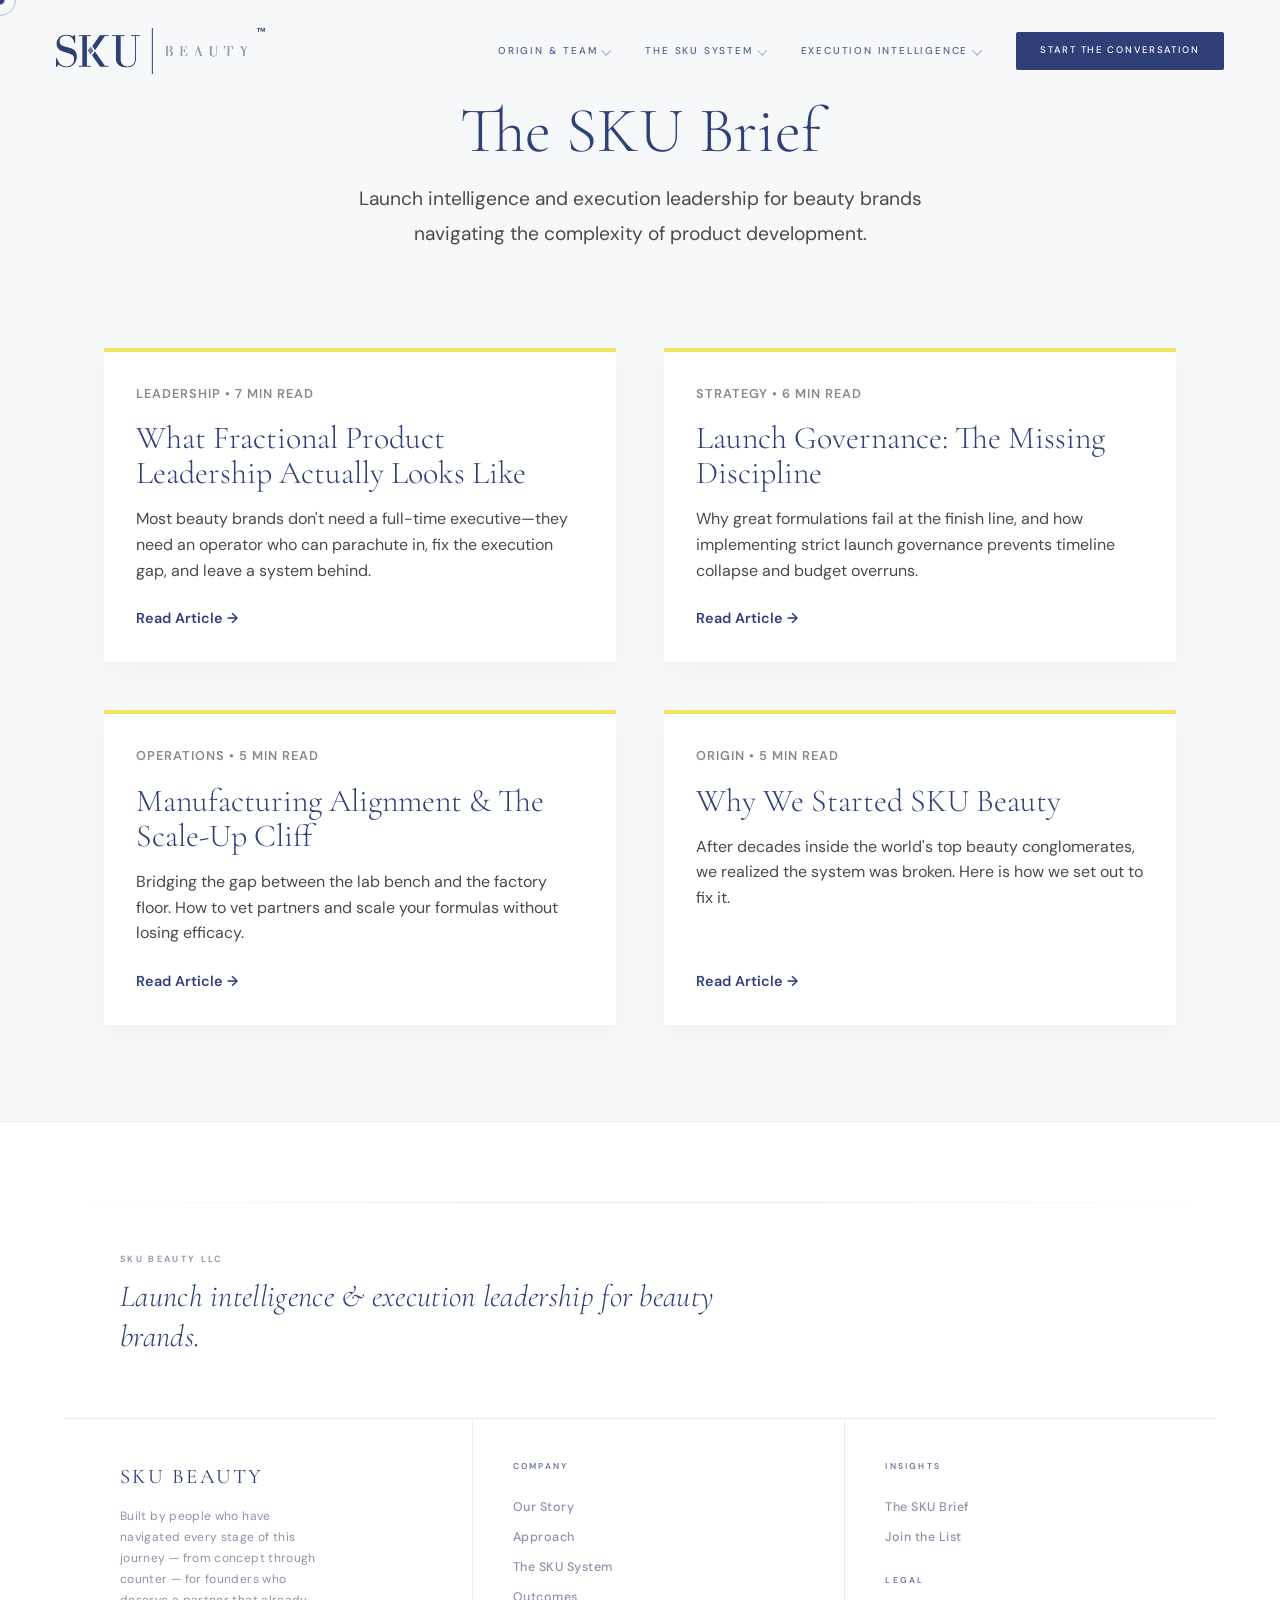
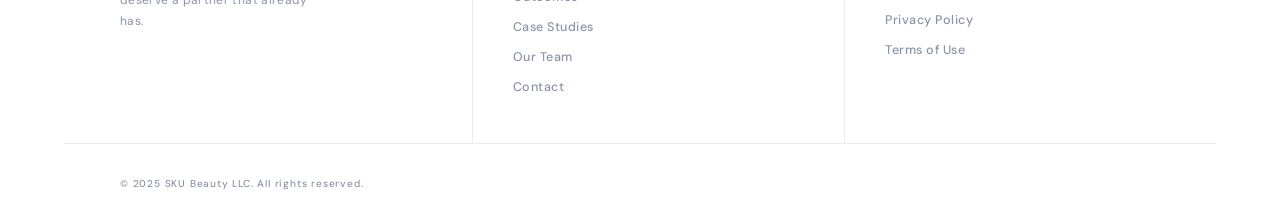
<file: insights.html>
<!DOCTYPE html>
<html lang="en">
<head>
  <meta charset="UTF-8">
  <meta name="viewport" content="width=device-width, initial-scale=1.0">
  <title>The SKU Brief | SKU Beauty Insights</title>
  <meta name="description" content="Editorial insights and industry intelligence from SKU Beauty.">
  
  <link rel="preconnect" href="https://fonts.googleapis.com">
  <link rel="preconnect" href="https://fonts.gstatic.com" crossorigin>
  <link href="https://fonts.googleapis.com/css2?family=Cormorant+Garamond:ital,wght@0,300;0,400;0,600;1,300;1,400;1,600&family=DM+Sans:wght@300;400;500;600&display=swap" rel="stylesheet">
  <link rel="stylesheet" href="style.css">
</head>
<body>

 <!-- ═══ NAV ═══ -->
    <nav class="nav" id="nav" role="navigation" aria-label="Main navigation">
        <a href="/" class="nav-logo" aria-label="SKU Beauty">
            <img src="[data-uri]"
                alt="SKU Beauty">
        </a>
        <ul class="nav-links">

            <!-- 1. Origin & Team -->
            <li class="nav-item">
                <button type="button" aria-haspopup="true">Origin &amp; Team<span class="nav-chevron"></span></button>
                <div class="nav-dropdown" role="menu">
                    <a href="our-story.html#origin" class="nav-dd-link" role="menuitem">
                        <div class="nav-dd-link-inner">
                            <span>The Beginning</span>
                            <span class="nav-dd-sub">How SKU Beauty came to be</span>
                        </div>
                    </a>
                    <a href="our-story.html#problem-band" class="nav-dd-link" role="menuitem">
                        <div class="nav-dd-link-inner">
                            <span>The Industry Glitch</span>
                            <span class="nav-dd-sub">The broken system we set out to fix</span>
                        </div>
                    </a>
                    <a href="our-story.html#mission" class="nav-dd-link" role="menuitem">
                        <div class="nav-dd-link-inner">
                            <span>Mission</span>
                            <span class="nav-dd-sub">Why we exist</span>
                        </div>
                    </a>
                    <a href="our-story.html#stand-for" class="nav-dd-link" role="menuitem">
                        <div class="nav-dd-link-inner">
                            <span>What We Stand For</span>
                            <span class="nav-dd-sub">Our operating principles</span>
                        </div>
                    </a>
                    <a href="our-story.html#credentials" class="nav-dd-link" role="menuitem">
                        <div class="nav-dd-link-inner">
                            <span>Experience &amp; Credentials</span>
                            <span class="nav-dd-sub">The depth behind our work</span>
                        </div>
                    </a>
                    <a href="our-story.html#team" class="nav-dd-link" role="menuitem">
                        <div class="nav-dd-link-inner">
                            <span>The Team</span>
                            <span class="nav-dd-sub">The people behind SKU Beauty</span>
                        </div>
                    </a>
                </div>
            </li>

            <!-- 3. Services -->
            <li class="nav-item">
                <button type="button" aria-haspopup="true">The SKU System<span class="nav-chevron"></span></button>
                <div class="nav-dropdown" role="menu">
                    <a href="index.html#approach" class="nav-dd-link" role="menuitem">
                        <div class="nav-dd-link-inner">
                            <span>Services</span>
                            <span class="nav-dd-sub">Three pillars. Does all the work.</span>
                        </div>
                    </a>
                    <a href="index.html#outcomes" class="nav-dd-link" role="menuitem">
                        <div class="nav-dd-link-inner">
                            <span>Outcomes</span>
                            <span class="nav-dd-sub">What you walk away with.</span>
                        </div>
                    </a>
                    <a href="index.html#fit" class="nav-dd-link" role="menuitem">
                        <div class="nav-dd-link-inner">
                            <span>Is SKU Right for You?</span>
                            <span class="nav-dd-sub">Find out if we're the right fit</span>
                        </div>
                    </a>
                    <a href="index.html#begin" class="nav-dd-link" role="menuitem">
                        <div class="nav-dd-link-inner">
                            <span>How Engagements Begin</span>
                            <span class="nav-dd-sub">What to expect when you reach out</span>
                        </div>
                    </a>
                </div>
            </li>

            <!-- 4. Execution Intelligence -->
            <li class="nav-item">
                <button type="button" aria-haspopup="true">Execution Intelligence<span
                        class="nav-chevron"></span></button>
                <div class="nav-dropdown" role="menu">
                    <a href="index.html#brief" class="nav-dd-link" role="menuitem">
                        <div class="nav-dd-link-inner">
                            <span>The SKU Brief</span>
                            <span class="nav-dd-sub">Insights &amp; industry intelligence</span>
                        </div>
                    </a>
                    <a href="index.html#cases" class="nav-dd-link" role="menuitem">
                        <div class="nav-dd-link-inner">
                            <span>Case Studies</span>
                            <span class="nav-dd-sub">Real brands, real results</span>
                        </div>
                    </a>
                    <a href="index.html#newsletter" class="nav-dd-link" role="menuitem">
                        <div class="nav-dd-link-inner">
                            <span>Join the List</span>
                            <span class="nav-dd-sub">Get the Brief in your inbox</span>
                        </div>
                    </a>
                </div>
            </li>

            <li><a href="index.html#contact" class="nav-cta">Start the Conversation</a></li>
        </ul>
    </nav>
  <header class="header">
    <h1>The SKU Brief</h1>
    <p>Launch intelligence and execution leadership for beauty brands navigating the complexity of product development.</p>
  </header>

  <main class="insights-grid">
    
    <a href="/sku-article-fractional-leadership.html" class="insight-card">
      <div class="card-meta">Leadership • 7 Min Read</div>
      <h2 class="card-title">What Fractional Product Leadership Actually Looks Like</h2>
      <p class="card-excerpt">Most beauty brands don't need a full-time executive—they need an operator who can parachute in, fix the execution gap, and leave a system behind.</p>
      <div class="card-link">Read Article &rarr;</div>
    </a>

    <a href="/sku-article-launch-governance.html" class="insight-card">
      <div class="card-meta">Strategy • 6 Min Read</div>
      <h2 class="card-title">Launch Governance: The Missing Discipline</h2>
      <p class="card-excerpt">Why great formulations fail at the finish line, and how implementing strict launch governance prevents timeline collapse and budget overruns.</p>
      <div class="card-link">Read Article &rarr;</div>
    </a>

    <a href="/sku-article-manufacturing-alignment.html" class="insight-card">
      <div class="card-meta">Operations • 5 Min Read</div>
      <h2 class="card-title">Manufacturing Alignment & The Scale-Up Cliff</h2>
      <p class="card-excerpt">Bridging the gap between the lab bench and the factory floor. How to vet partners and scale your formulas without losing efficacy.</p>
      <div class="card-link">Read Article &rarr;</div>
    </a>

    <a href="/sku-why-we-started.html" class="insight-card">
      <div class="card-meta">Origin • 5 Min Read</div>
      <h2 class="card-title">Why We Started SKU Beauty</h2>
      <p class="card-excerpt">After decades inside the world's top beauty conglomerates, we realized the system was broken. Here is how we set out to fix it.</p>
      <div class="card-link">Read Article &rarr;</div>
    </a>

  </main>

<!-- ═══ FOOTER ═══ -->
<footer class="footer" role="contentinfo">
  <div class="footer-rule-top"></div>

  <!-- Tagline band -->
  <div class="footer-tagline-band">
    <p class="footer-tagline-eyebrow">SKU Beauty LLC</p>
    <p class="footer-tagline">Launch intelligence &amp; execution leadership for beauty brands.</p>
  </div>

  <!-- Three-column nav grid -->
  <div class="footer-top">

    <!-- Brand identity -->
    <div class="footer-brand-col">
      <div class="footer-wordmark">SKU<span>&nbsp;</span>Beauty</div>
      <p class="footer-brand-desc">Built by people who have navigated every stage of this journey — from concept through counter — for founders who deserve a partner that already has.</p>
    </div>

    <!-- Company links -->
    <div class="footer-nav-group">
      <div class="footer-nav-label">Company</div>
      <a href="sku-why-we-started.html" class="footer-nav-link">Our Story</a>
      <a href="index.html#approach" class="footer-nav-link">Approach</a>
      <a href="index.html#sku-system" class="footer-nav-link">The SKU System</a>
      <a href="index.html#outcomes" class="footer-nav-link">Outcomes</a>
      <a href="index.html#cases" class="footer-nav-link">Case Studies</a>
      <a href="our-story.html#team" class="footer-nav-link">Our Team</a>
      <a href="index.html#contact" class="footer-nav-link">Contact</a>
    </div>

    <!-- Insights + Legal links -->
    <div class="footer-nav-group">
      <div class="footer-nav-label">Insights</div>
      <a href="insights.html" class="footer-nav-link">The SKU Brief</a>
      <a href="index.html#newsletter" class="footer-nav-link">Join the List</a>
      <div class="footer-nav-label" style="margin-top:22px;">Legal</div>
      <a href="privacy-policy.html" class="footer-nav-link">Privacy Policy</a>
      <a href="terms.html" class="footer-nav-link">Terms of Use</a>
    </div>

  </div>

  <!-- Bottom bar -->
  <div class="footer-bottom">
    <span class="footer-copy">&copy; 2025 SKU Beauty LLC. All rights reserved.</span>
  </div>
</footer>

  <div class="sku-cursor" id="cursor"></div>
  <div class="sku-cursor-ring" id="cursorRing"></div>
  <script src="main.js"></script>
</body>
</html>
</file>
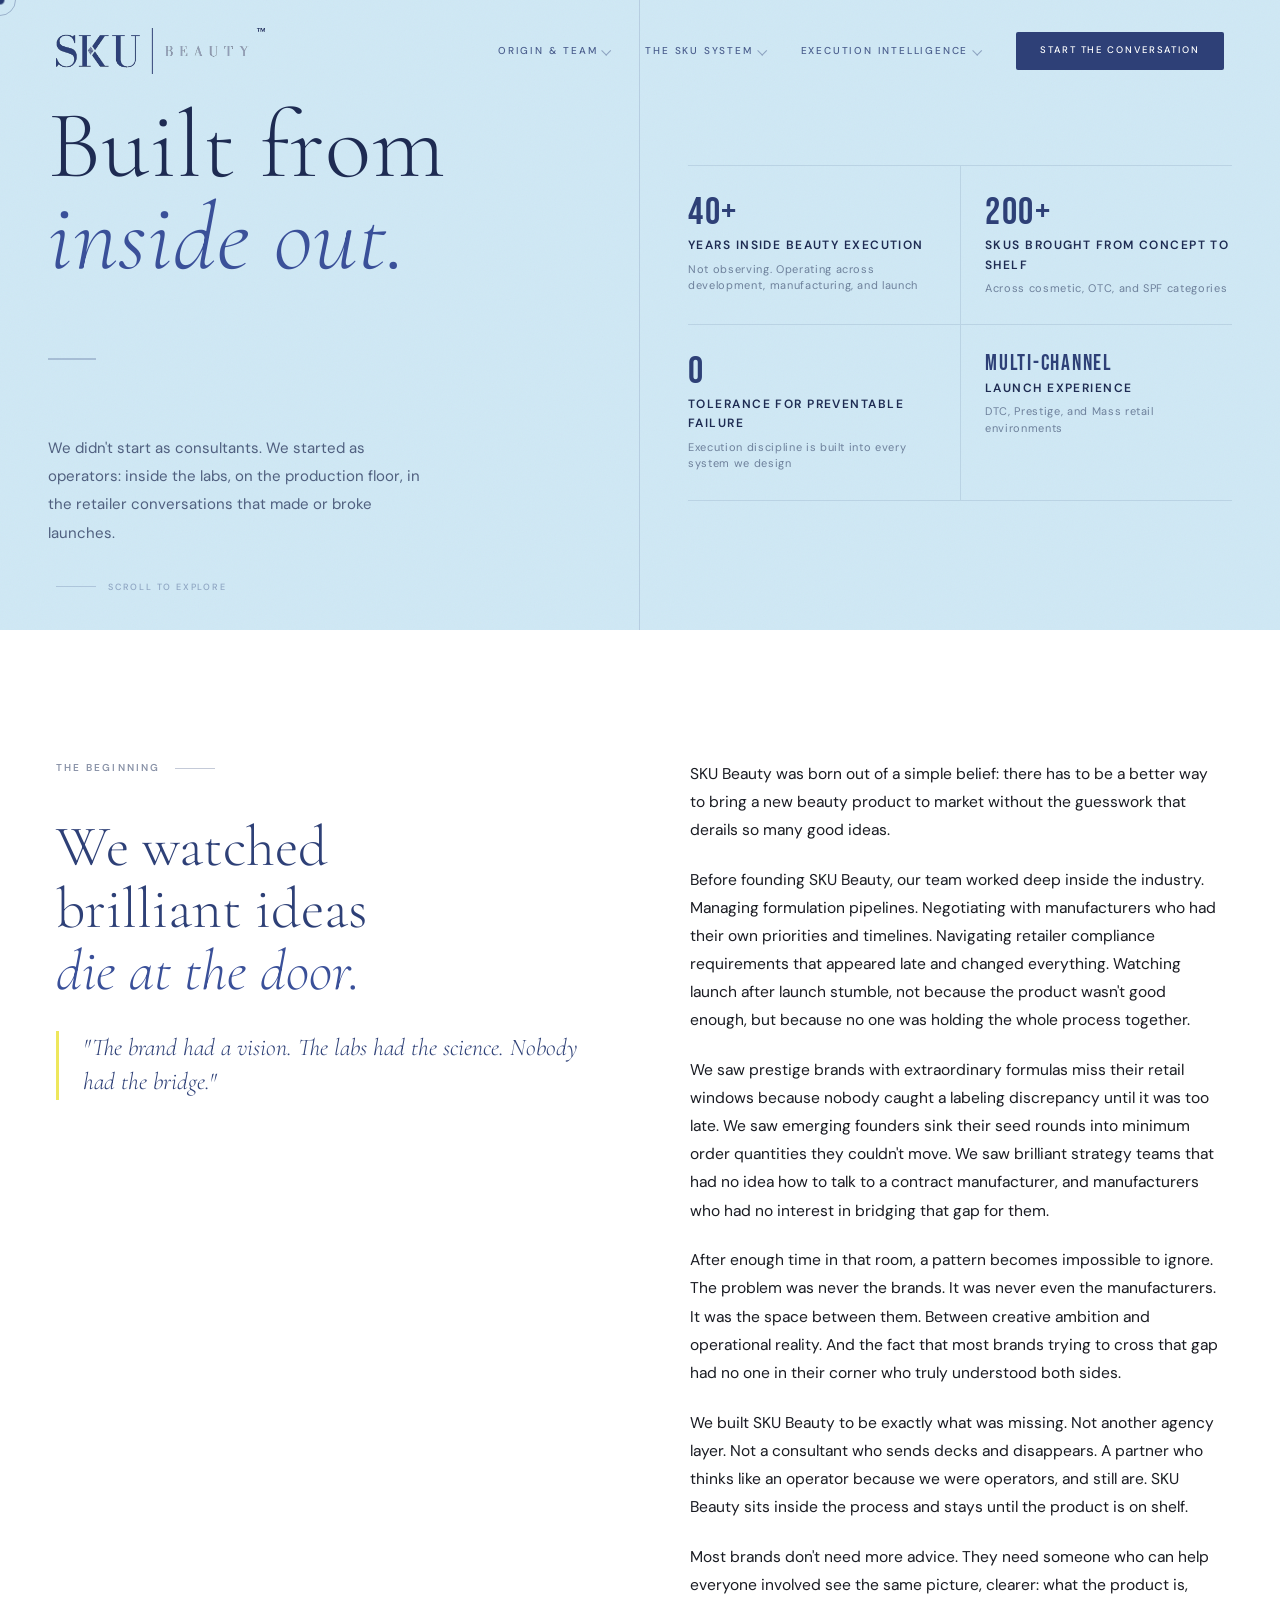
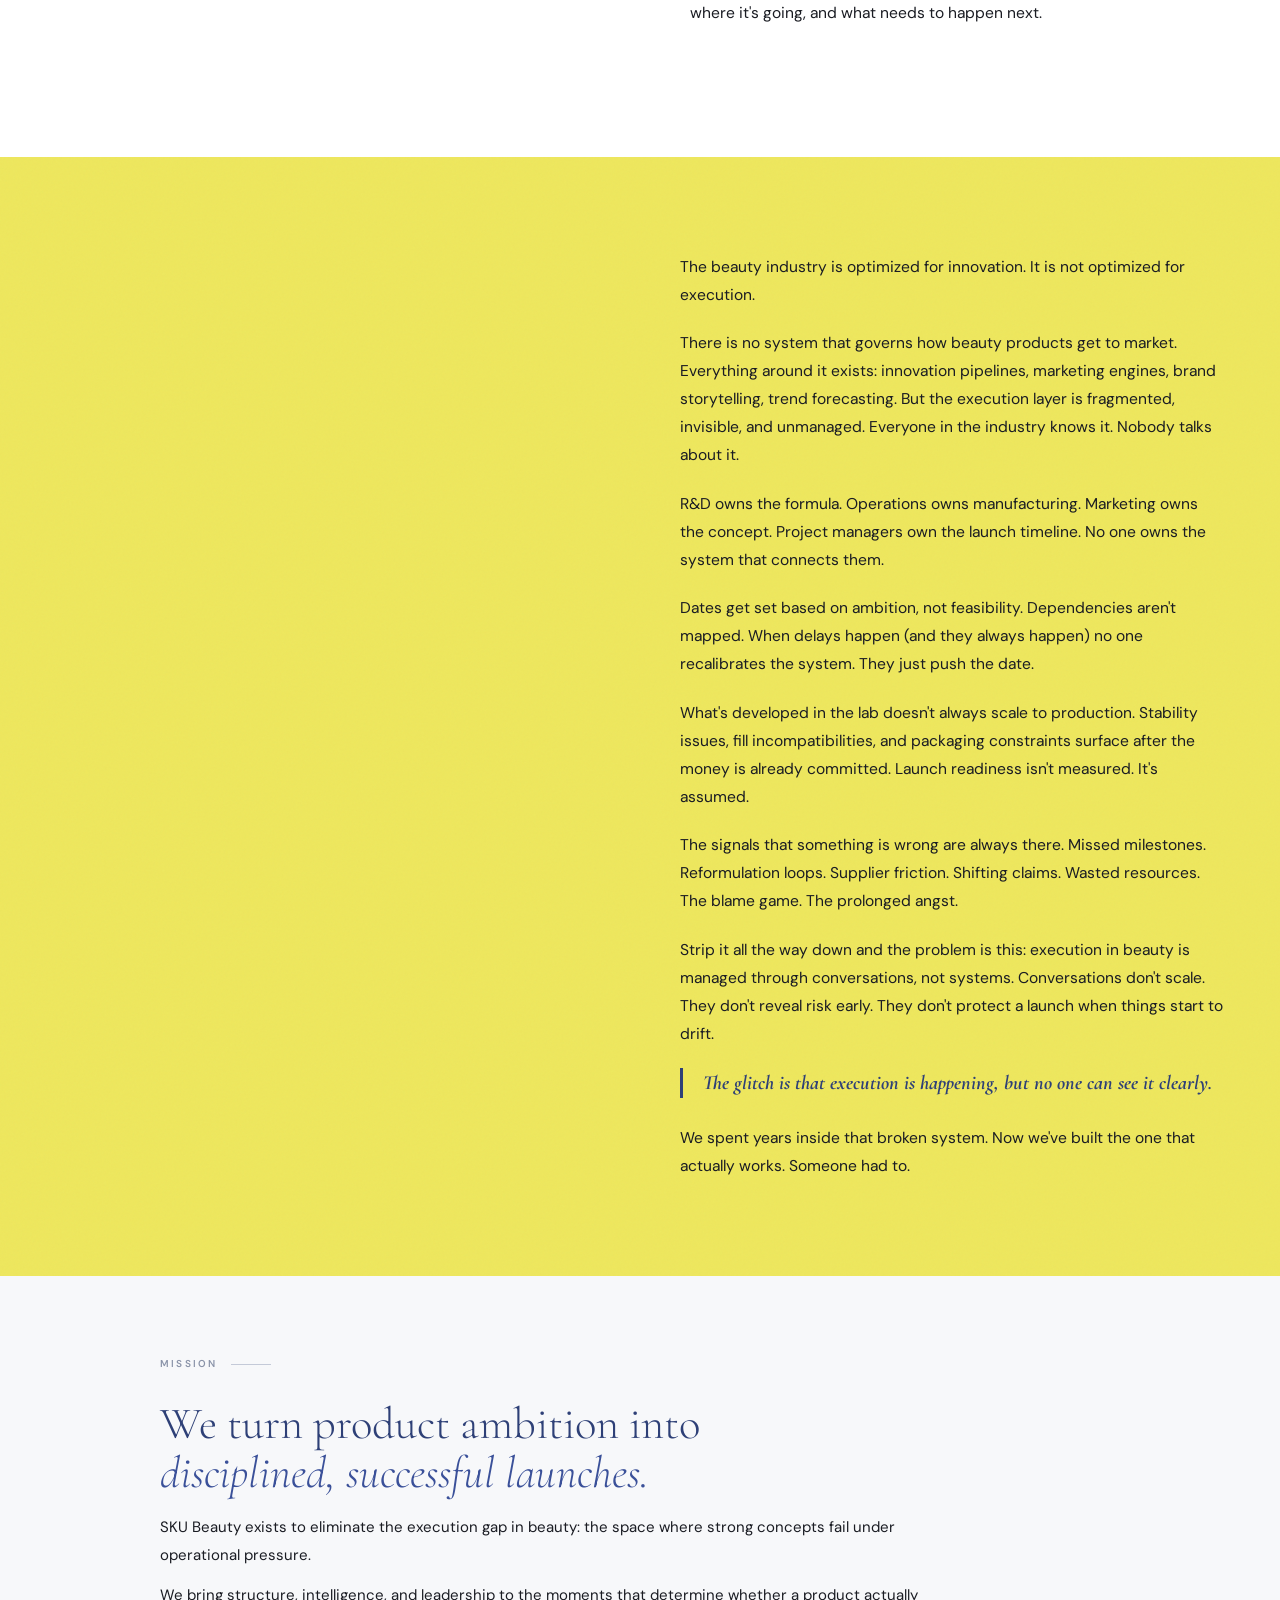
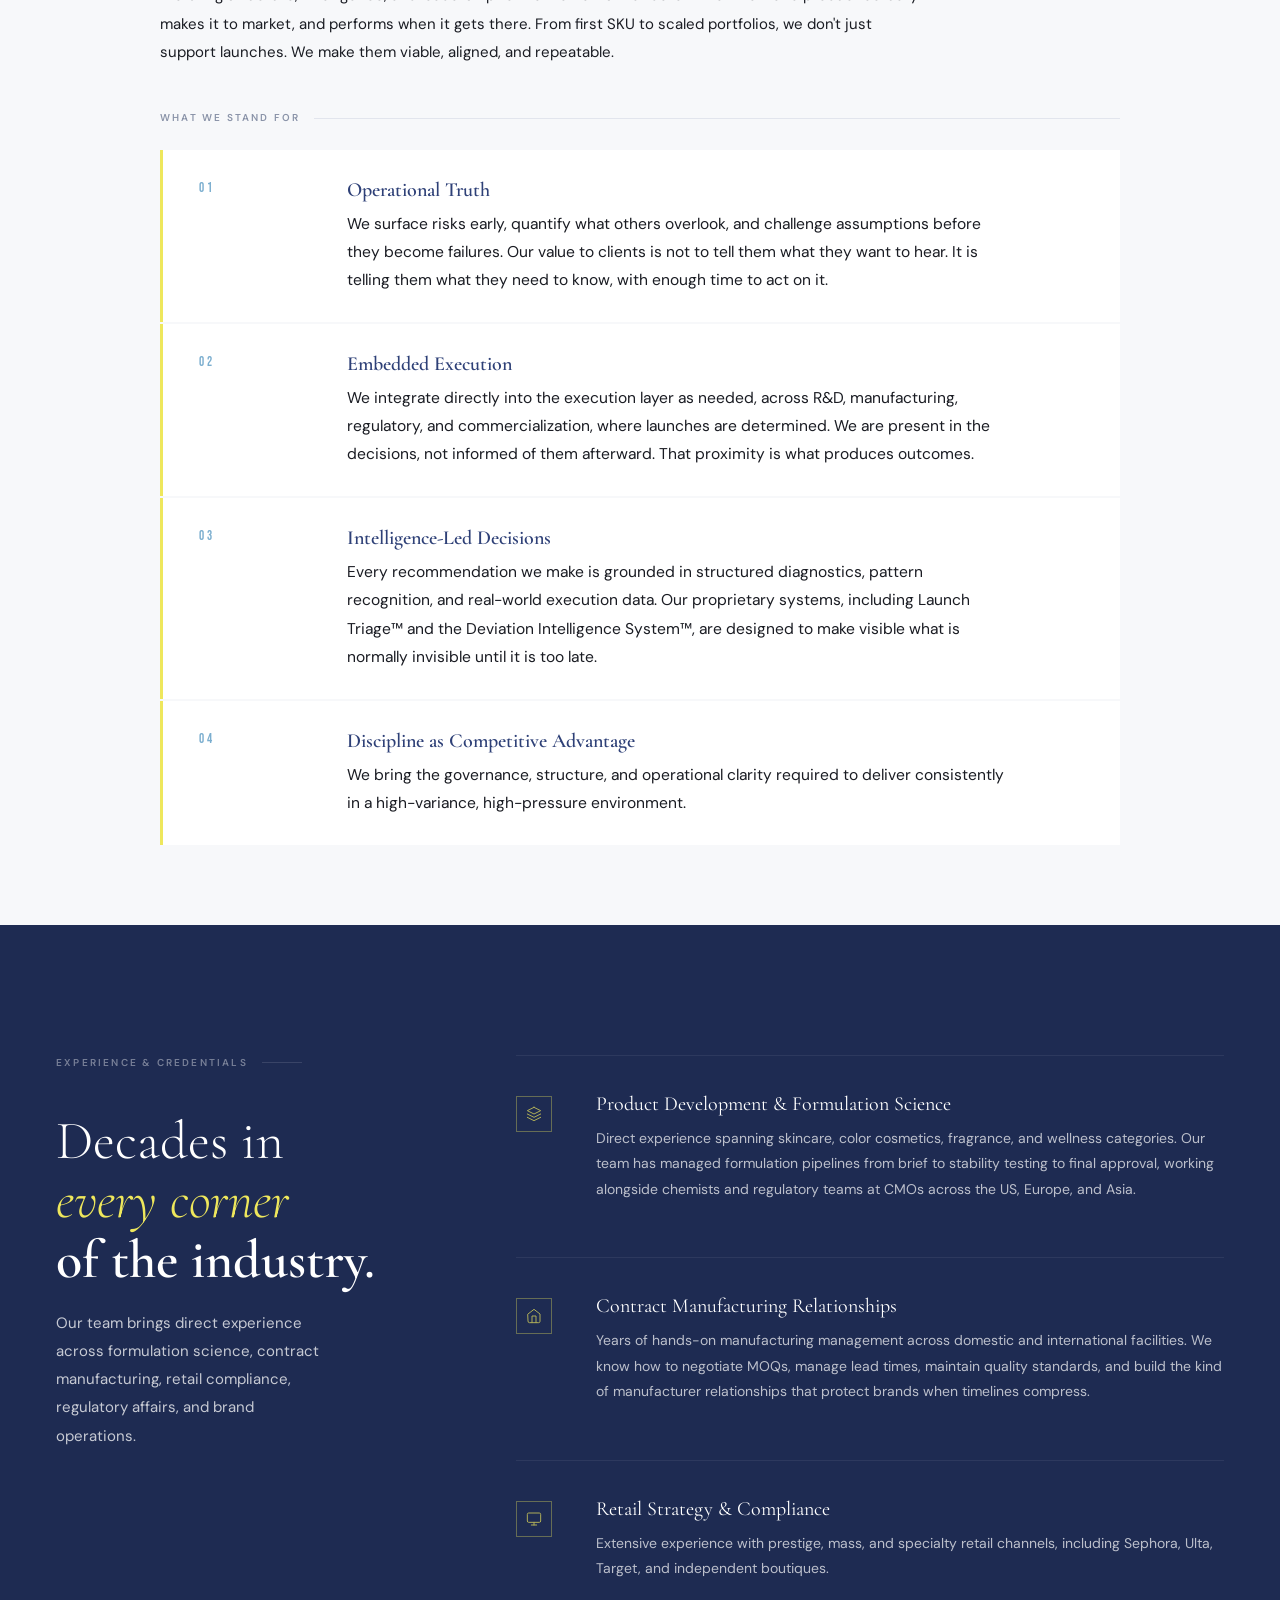
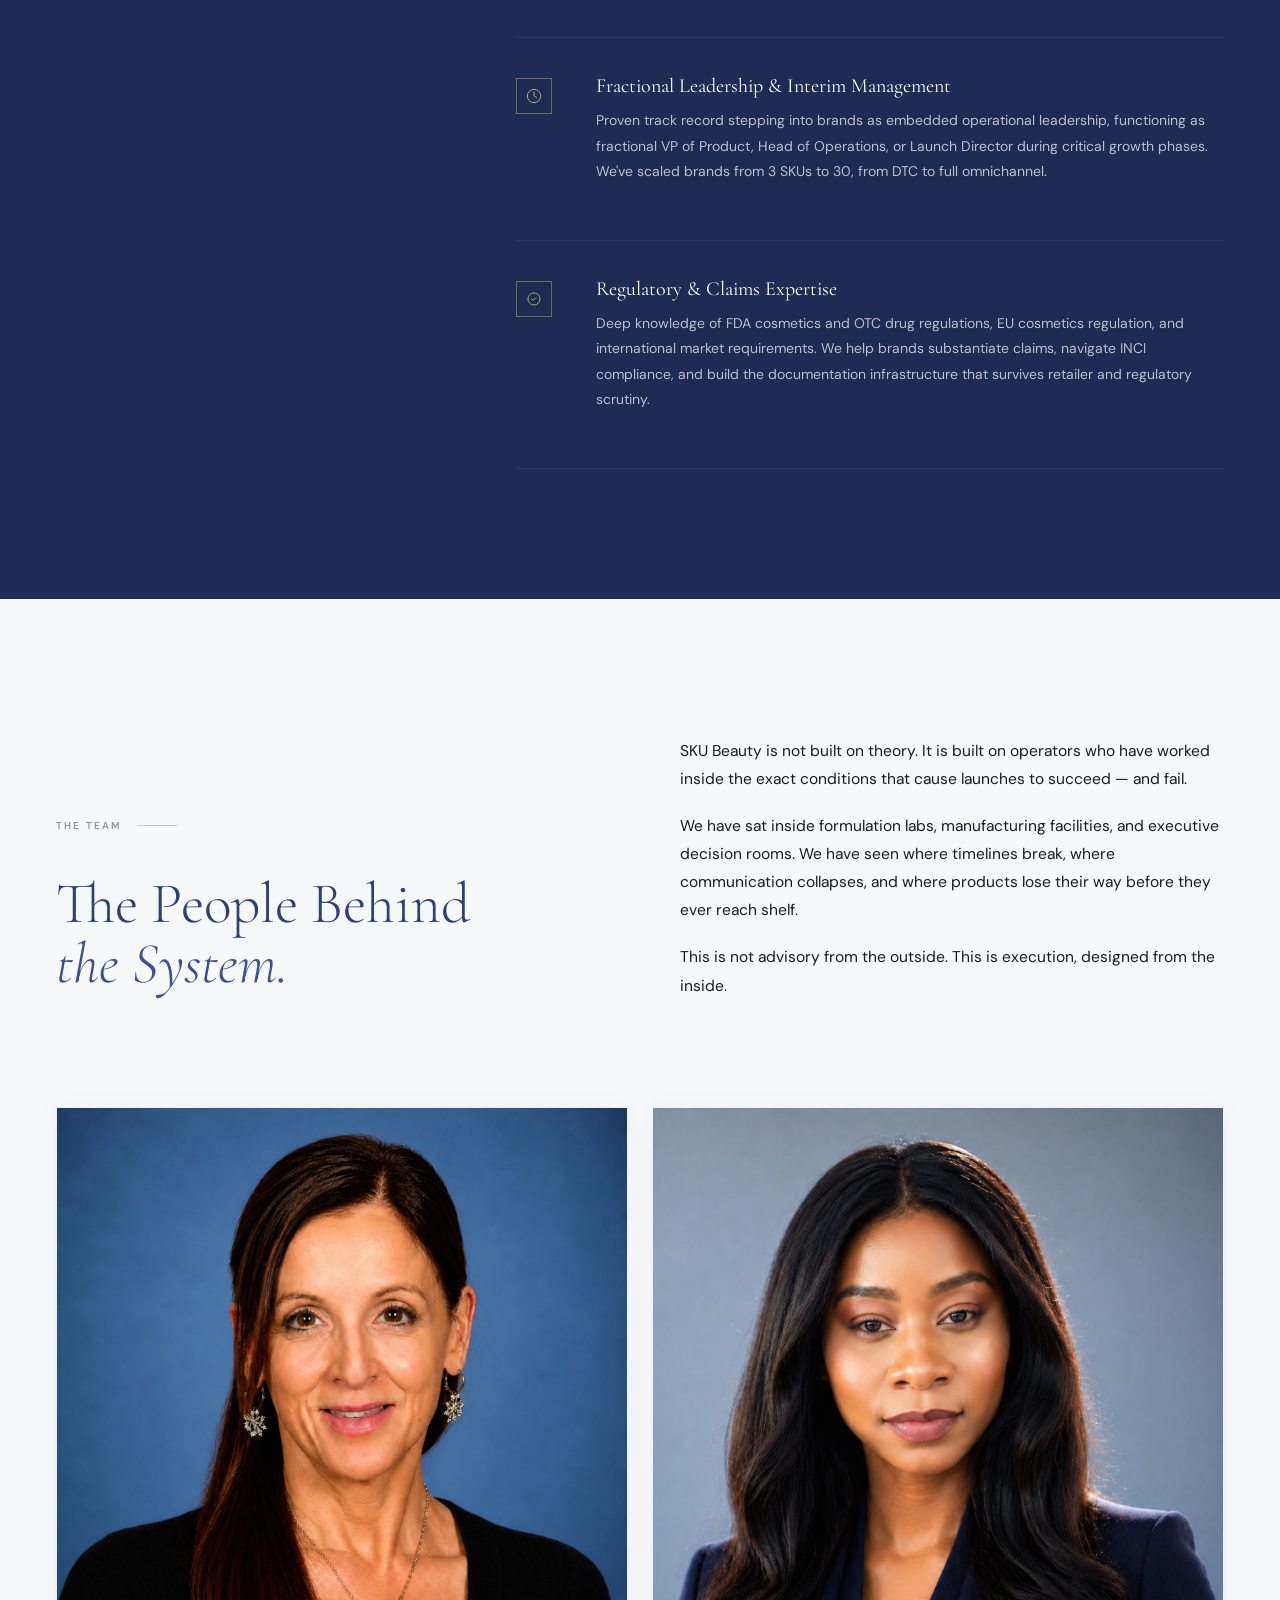
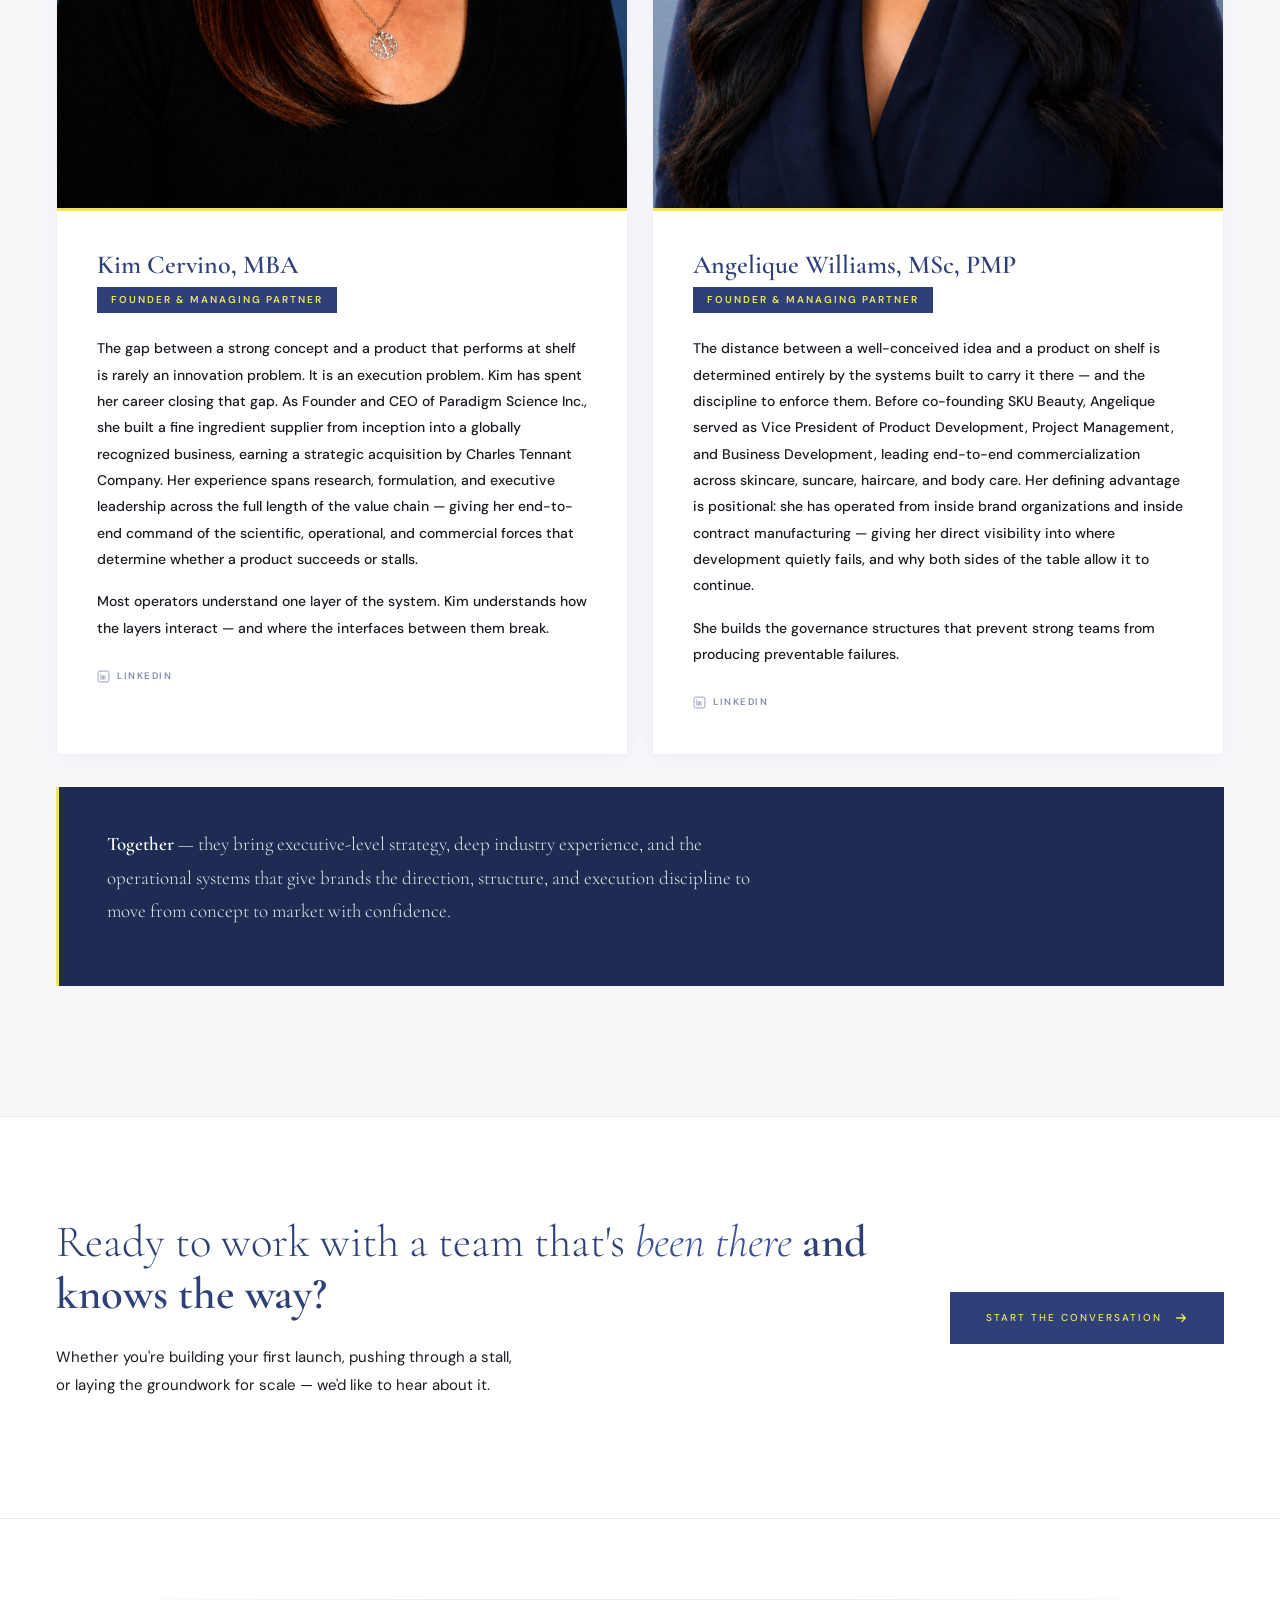
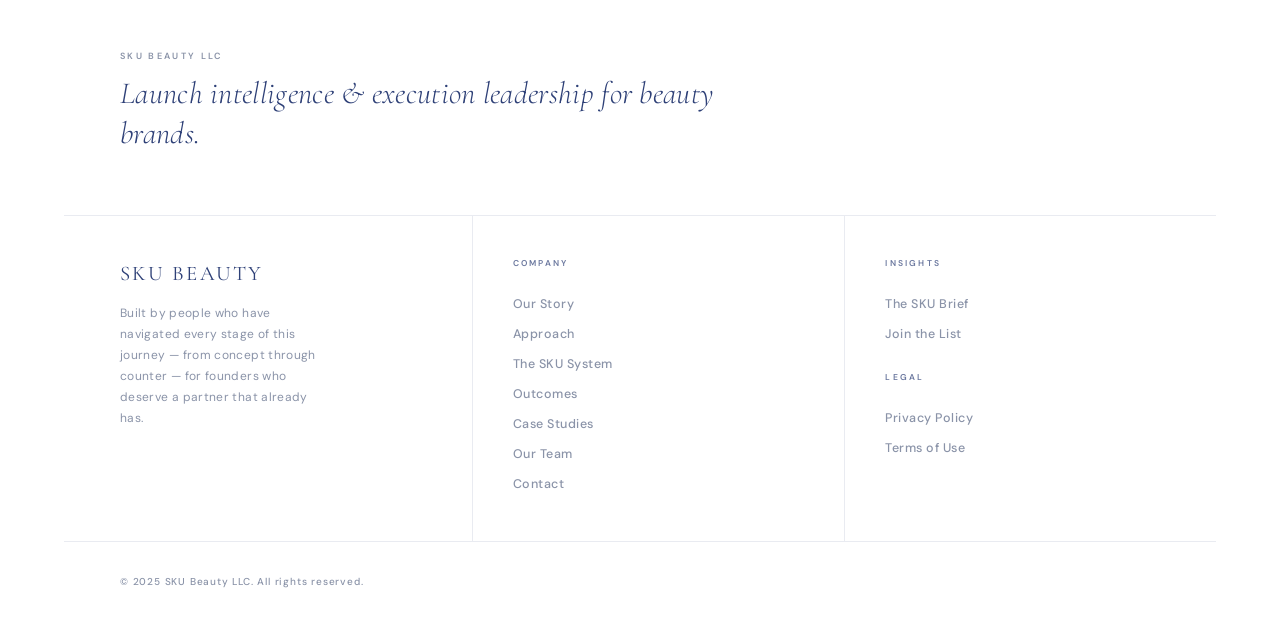
<file: our-story.html>
<!DOCTYPE html>
<html lang="en">
<head>
  <meta charset="UTF-8">
  <meta name="viewport" content="width=device-width, initial-scale=1.0">
  <title>Our Story — SKU Beauty</title>
  <link rel="icon" type="image/png" href="[data-uri]">
<link rel="apple-touch-icon" sizes="180x180" href="[data-uri]">
  <link rel="preconnect" href="https://fonts.googleapis.com">
  <link rel="preconnect" href="https://fonts.gstatic.com" crossorigin>
  <link href="https://fonts.googleapis.com/css2?family=Bebas+Neue&family=Cormorant+Garamond:ital,wght@0,300;0,400;0,600;1,300;1,400;1,600&family=DM+Sans:wght@300;400;500;600&display=swap" rel="stylesheet">
 <link rel="stylesheet" href="style.css">
</head>
<body>

<div class="cursor" id="cursor"></div>
<div class="cursor-ring" id="cursorRing"></div>

 <!-- ═══ NAV ═══ -->
    <nav class="nav" id="nav" role="navigation" aria-label="Main navigation">
        <a href="/" class="nav-logo" aria-label="SKU Beauty">
            <img src="[data-uri]"
                alt="SKU Beauty">
        </a>
        <ul class="nav-links">

            <!-- 1. Origin & Team -->
            <li class="nav-item">
                <button type="button" aria-haspopup="true">Origin &amp; Team<span class="nav-chevron"></span></button>
                <div class="nav-dropdown" role="menu">
                    <a href="our-story.html#origin" class="nav-dd-link" role="menuitem">
                        <div class="nav-dd-link-inner">
                            <span>The Beginning</span>
                            <span class="nav-dd-sub">How SKU Beauty came to be</span>
                        </div>
                    </a>
                    <a href="our-story.html#problem-band" class="nav-dd-link" role="menuitem">
                        <div class="nav-dd-link-inner">
                            <span>The Industry Glitch</span>
                            <span class="nav-dd-sub">The broken system we set out to fix</span>
                        </div>
                    </a>
                    <a href="our-story.html#mission" class="nav-dd-link" role="menuitem">
                        <div class="nav-dd-link-inner">
                            <span>Mission</span>
                            <span class="nav-dd-sub">Why we exist</span>
                        </div>
                    </a>
                    <a href="our-story.html#stand-for" class="nav-dd-link" role="menuitem">
                        <div class="nav-dd-link-inner">
                            <span>What We Stand For</span>
                            <span class="nav-dd-sub">Our operating principles</span>
                        </div>
                    </a>
                    <a href="our-story.html#credentials" class="nav-dd-link" role="menuitem">
                        <div class="nav-dd-link-inner">
                            <span>Experience &amp; Credentials</span>
                            <span class="nav-dd-sub">The depth behind our work</span>
                        </div>
                    </a>
                    <a href="our-story.html#team" class="nav-dd-link" role="menuitem">
                        <div class="nav-dd-link-inner">
                            <span>The Team</span>
                            <span class="nav-dd-sub">The people behind SKU Beauty</span>
                        </div>
                    </a>
                </div>
            </li>

            <!-- 3. Services -->
            <li class="nav-item">
                <button type="button" aria-haspopup="true">The SKU System<span class="nav-chevron"></span></button>
                <div class="nav-dropdown" role="menu">
                    <a href="index.html#approach" class="nav-dd-link" role="menuitem">
                        <div class="nav-dd-link-inner">
                            <span>Services</span>
                            <span class="nav-dd-sub">Three pillars. Does all the work.</span>
                        </div>
                    </a>
                    <a href="index.html#outcomes" class="nav-dd-link" role="menuitem">
                        <div class="nav-dd-link-inner">
                            <span>Outcomes</span>
                            <span class="nav-dd-sub">What you walk away with.</span>
                        </div>
                    </a>
                    <a href="index.html#fit" class="nav-dd-link" role="menuitem">
                        <div class="nav-dd-link-inner">
                            <span>Is SKU Right for You?</span>
                            <span class="nav-dd-sub">Find out if we're the right fit</span>
                        </div>
                    </a>
                    <a href="index.html#begin" class="nav-dd-link" role="menuitem">
                        <div class="nav-dd-link-inner">
                            <span>How Engagements Begin</span>
                            <span class="nav-dd-sub">What to expect when you reach out</span>
                        </div>
                    </a>
                </div>
            </li>

            <!-- 4. Execution Intelligence -->
            <li class="nav-item">
                <button type="button" aria-haspopup="true">Execution Intelligence<span
                        class="nav-chevron"></span></button>
                <div class="nav-dropdown" role="menu">
                    <a href="index.html#brief" class="nav-dd-link" role="menuitem">
                        <div class="nav-dd-link-inner">
                            <span>The SKU Brief</span>
                            <span class="nav-dd-sub">Insights &amp; industry intelligence</span>
                        </div>
                    </a>
                    <a href="index.html#cases" class="nav-dd-link" role="menuitem">
                        <div class="nav-dd-link-inner">
                            <span>Case Studies</span>
                            <span class="nav-dd-sub">Real brands, real results</span>
                        </div>
                    </a>
                    <a href="index.html#newsletter" class="nav-dd-link" role="menuitem">
                        <div class="nav-dd-link-inner">
                            <span>Join the List</span>
                            <span class="nav-dd-sub">Get the Brief in your inbox</span>
                        </div>
                    </a>
                </div>
            </li>

            <li><a href="index.html#contact" class="nav-cta">Start the Conversation</a></li>
        </ul>
    </nav>

<!-- ═══ HERO ═══ -->
<section class="story-hero">
  <div class="story-hero-grain"></div>
  <div class="story-hero-left">
    <h1 class="story-hero-hed">
      Built from<br><em>inside out.</em>
    </h1>
    <div class="story-hero-rule"></div>
    <p class="story-hero-sub">We didn't start as consultants. We started as operators: inside the labs, on the production floor, in the retailer conversations that made or broke launches.</p>
  </div>
  <div class="story-hero-right">
    <div class="story-hero-stat-grid">
      <div class="story-hero-stat">
        <div class="story-hero-stat-n">40+</div>
        <div class="story-hero-stat-title">Years Inside Beauty Execution</div>
        <div class="story-hero-stat-l">Not observing. Operating across development, manufacturing, and launch</div>
      </div>
      <div class="story-hero-stat">
        <div class="story-hero-stat-n">200+</div>
        <div class="story-hero-stat-title">SKUs Brought From Concept to Shelf</div>
        <div class="story-hero-stat-l">Across cosmetic, OTC, and SPF categories</div>
      </div>
      <div class="story-hero-stat">
        <div class="story-hero-stat-n">0</div>
        <div class="story-hero-stat-title">Tolerance for Preventable Failure</div>
        <div class="story-hero-stat-l">Execution discipline is built into every system we design</div>
      </div>
      <div class="story-hero-stat">
        <div class="story-hero-stat-n text">Multi-Channel</div>
        <div class="story-hero-stat-title">Launch Experience</div>
        <div class="story-hero-stat-l">DTC, Prestige, and Mass retail environments</div>
      </div>
    </div>
  </div>
  <div class="story-hero-scroll">
    <span class="story-hero-scroll-line"></span>
    Scroll to explore
  </div>
</section>

<!-- ═══ ORIGIN ═══ -->
<section class="origin" id="origin">
  <div class="origin-sticky reveal">
    <div class="section-label">The Beginning</div>
    <h2 class="origin-hed">
      We watched<br>brilliant ideas<br><em>die at the door.</em>
    </h2>
    <p class="origin-pull">
      "The brand had a vision. The labs had the science. Nobody had the bridge."
    </p>
  </div>
  <div class="reveal">
    <div class="origin-body">
      <p>SKU Beauty was born out of a simple belief: there has to be a better way to bring a new beauty product to market without the guesswork that derails so many good ideas.</p>
      <p>Before founding SKU Beauty, our team worked deep inside the industry. Managing formulation pipelines. Negotiating with manufacturers who had their own priorities and timelines. Navigating retailer compliance requirements that appeared late and changed everything. Watching launch after launch stumble, not because the product wasn't good enough, but because no one was holding the whole process together.</p>
      <p>We saw prestige brands with extraordinary formulas miss their retail windows because nobody caught a labeling discrepancy until it was too late. We saw emerging founders sink their seed rounds into minimum order quantities they couldn't move. We saw brilliant strategy teams that had no idea how to talk to a contract manufacturer, and manufacturers who had no interest in bridging that gap for them.</p>
      <p>After enough time in that room, a pattern becomes impossible to ignore. The problem was never the brands. It was never even the manufacturers. It was the space between them. Between creative ambition and operational reality. And the fact that most brands trying to cross that gap had no one in their corner who truly understood both sides.</p>
      <p>We built SKU Beauty to be exactly what was missing. Not another agency layer. Not a consultant who sends decks and disappears. A partner who thinks like an operator because we were operators, and still are. SKU Beauty sits inside the process and stays until the product is on shelf.</p>
      <p>Most brands don't need more advice. They need someone who can help everyone involved see the same picture, clearer: what the product is, where it's going, and what needs to happen next.</p>
    </div>
  </div>
</section>

<!-- ═══ PROBLEM BAND ═══ -->
<section class="problem-band" id="problem-band">
  <div class="problem-band-left reveal">
    <div class="problem-band-hed">THE<br>GLITCH<br>IN THE<br>INDUSTRY.</div>
    <div class="problem-band-sub">SKU Beauty is the fix to a system no one realized was broken.</div>
  </div>
  <div class="problem-band-right reveal">
    <div class="problem-body">
      <p>The beauty industry is optimized for innovation. It is not optimized for execution.</p>
      <p>There is no system that governs how beauty products get to market. Everything around it exists: innovation pipelines, marketing engines, brand storytelling, trend forecasting. But the execution layer is fragmented, invisible, and unmanaged. Everyone in the industry knows it. Nobody talks about it.</p>
      <p>R&amp;D owns the formula. Operations owns manufacturing. Marketing owns the concept. Project managers own the launch timeline. No one owns the system that connects them.</p>
      <p>Dates get set based on ambition, not feasibility. Dependencies aren't mapped. When delays happen (and they always happen) no one recalibrates the system. They just push the date.</p>
      <p>What's developed in the lab doesn't always scale to production. Stability issues, fill incompatibilities, and packaging constraints surface after the money is already committed. Launch readiness isn't measured. It's assumed.</p>
      <p>The signals that something is wrong are always there. Missed milestones. Reformulation loops. Supplier friction. Shifting claims. Wasted resources. The blame game. The prolonged angst.</p>
      <p>Strip it all the way down and the problem is this: execution in beauty is managed through conversations, not systems. Conversations don't scale. They don't reveal risk early. They don't protect a launch when things start to drift.</p>
      <p class="problem-glitch">The glitch is that execution is happening, but no one can see it clearly.</p>
      <p>We spent years inside that broken system. Now we've built the one that actually works. Someone had to.</p>
    </div>
  </div>
</section>

<!-- ═══ MISSION ═══ -->
<section class="mission" id="mission">
  <div class="mission-inner">
    <div class="mission-label">Mission</div>
    <h2 class="mission-hed reveal">
      We turn product ambition into<br><em>disciplined, successful launches.</em>
    </h2>
    <p class="mission-tagline reveal">SKU Beauty exists to eliminate the execution gap in beauty: the space where strong concepts fail under operational pressure.</p>
    <p class="mission-sub reveal">We bring structure, intelligence, and leadership to the moments that determine whether a product actually makes it to market, and performs when it gets there. From first SKU to scaled portfolios, we don't just support launches. We make them viable, aligned, and repeatable.</p>

    <div class="mission-values-label" id="stand-for">What We Stand For</div>
    <div class="mission-values">

      <div class="mission-value reveal">
        <div class="mission-value-num">01</div>
        <div>
          <h3 class="mission-value-title">Operational Truth</h3>
          <div class="mission-value-body">
            <p>We surface risks early, quantify what others overlook, and challenge assumptions before they become failures. Our value to clients is not to tell them what they want to hear. It is telling them what they need to know, with enough time to act on it.</p>
          </div>
        </div>
      </div>

      <div class="mission-value reveal">
        <div class="mission-value-num">02</div>
        <div>
          <h3 class="mission-value-title">Embedded Execution</h3>
          <div class="mission-value-body">
            <p>We integrate directly into the execution layer as needed, across R&amp;D, manufacturing, regulatory, and commercialization, where launches are determined. We are present in the decisions, not informed of them afterward. That proximity is what produces outcomes.</p>
          </div>
        </div>
      </div>

      <div class="mission-value reveal">
        <div class="mission-value-num">03</div>
        <div>
          <h3 class="mission-value-title">Intelligence-Led Decisions</h3>
          <div class="mission-value-body">
            <p>Every recommendation we make is grounded in structured diagnostics, pattern recognition, and real-world execution data. Our proprietary systems, including Launch Triage™ and the Deviation Intelligence System™, are designed to make visible what is normally invisible until it is too late.</p>
          </div>
        </div>
      </div>

      <div class="mission-value reveal">
        <div class="mission-value-num">04</div>
        <div>
          <h3 class="mission-value-title">Discipline as Competitive Advantage</h3>
          <div class="mission-value-body">
            <p>We bring the governance, structure, and operational clarity required to deliver consistently in a high-variance, high-pressure environment.</p>
          </div>
        </div>
      </div>

    </div>
  </div>
</section>

<!-- ═══ CREDENTIALS ═══ -->
<section class="credentials" id="credentials">
  <div class="credentials-sticky reveal">
    <div class="section-label section-label--light">Experience &amp; Credentials</div>
    <h2 class="credentials-hed">
      Decades in<br><em>every corner</em><br><strong>of the industry.</strong>
    </h2>
    <p class="credentials-intro">Our team brings direct experience across formulation science, contract manufacturing, retail compliance, regulatory affairs, and brand operations.</p>
  </div>
  <div class="credentials-list reveal">
    <div class="credential-item">
      <div class="credential-icon">
        <svg width="16" height="16" viewBox="0 0 24 24" fill="none"><path d="M12 2L2 7l10 5 10-5-10-5zM2 17l10 5 10-5M2 12l10 5 10-5" stroke="#EEE75C" stroke-width="1.5" stroke-linecap="round" stroke-linejoin="round"/></svg>
      </div>
      <div>
        <h3 class="credential-title">Product Development &amp; Formulation Science</h3>
        <p class="credential-body">Direct experience spanning skincare, color cosmetics, fragrance, and wellness categories. Our team has managed formulation pipelines from brief to stability testing to final approval, working alongside chemists and regulatory teams at CMOs across the US, Europe, and Asia.</p>
      </div>
    </div>
    <div class="credential-item">
      <div class="credential-icon">
        <svg width="16" height="16" viewBox="0 0 24 24" fill="none"><path d="M3 9l9-7 9 7v11a2 2 0 01-2 2H5a2 2 0 01-2-2z" stroke="#EEE75C" stroke-width="1.5" stroke-linecap="round" stroke-linejoin="round"/><polyline points="9 22 9 12 15 12 15 22" stroke="#EEE75C" stroke-width="1.5" stroke-linecap="round" stroke-linejoin="round"/></svg>
      </div>
      <div>
        <h3 class="credential-title">Contract Manufacturing Relationships</h3>
        <p class="credential-body">Years of hands-on manufacturing management across domestic and international facilities. We know how to negotiate MOQs, manage lead times, maintain quality standards, and build the kind of manufacturer relationships that protect brands when timelines compress.</p>
      </div>
    </div>
    <div class="credential-item">
      <div class="credential-icon">
        <svg width="16" height="16" viewBox="0 0 24 24" fill="none"><rect x="2" y="3" width="20" height="14" rx="2" stroke="#EEE75C" stroke-width="1.5"/><path d="M8 21h8M12 17v4" stroke="#EEE75C" stroke-width="1.5" stroke-linecap="round"/></svg>
      </div>
      <div>
        <h3 class="credential-title">Retail Strategy &amp; Compliance</h3>
        <p class="credential-body">Extensive experience with prestige, mass, and specialty retail channels, including Sephora, Ulta, Target, and independent boutiques.</p>
      </div>
    </div>
    <div class="credential-item">
      <div class="credential-icon">
        <svg width="16" height="16" viewBox="0 0 24 24" fill="none"><circle cx="12" cy="12" r="10" stroke="#EEE75C" stroke-width="1.5"/><path d="M12 6v6l4 2" stroke="#EEE75C" stroke-width="1.5" stroke-linecap="round"/></svg>
      </div>
      <div>
        <h3 class="credential-title">Fractional Leadership &amp; Interim Management</h3>
        <p class="credential-body">Proven track record stepping into brands as embedded operational leadership, functioning as fractional VP of Product, Head of Operations, or Launch Director during critical growth phases. We've scaled brands from 3 SKUs to 30, from DTC to full omnichannel.</p>

      </div>
    </div>
    <div class="credential-item">
      <div class="credential-icon">
        <svg width="16" height="16" viewBox="0 0 24 24" fill="none"><path d="M9 12l2 2 4-4" stroke="#EEE75C" stroke-width="1.5" stroke-linecap="round" stroke-linejoin="round"/><path d="M21 12c0 4.97-4.03 9-9 9s-9-4.03-9-9 4.03-9 9-9 9 4.03 9 9z" stroke="#EEE75C" stroke-width="1.5"/></svg>
      </div>
      <div>
        <h3 class="credential-title">Regulatory &amp; Claims Expertise</h3>
        <p class="credential-body">Deep knowledge of FDA cosmetics and OTC drug regulations, EU cosmetics regulation, and international market requirements. We help brands substantiate claims, navigate INCI compliance, and build the documentation infrastructure that survives retailer and regulatory scrutiny.</p>
      </div>
    </div>
  </div>
</section>

<!-- ═══ TEAM ═══ -->
<section class="team" id="team" aria-labelledby="team-h">
  <div class="team-header reveal">
    <div>
      <div class="section-label">The Team</div>
      <h2 class="team-hed" id="team-h">The People Behind<br><em>the System.</em></h2>
    </div>
    <div class="team-intro">
      <p>SKU Beauty is not built on theory. It is built on operators who have worked inside the exact conditions that cause launches to succeed — and fail.</p>
      <p>We have sat inside formulation labs, manufacturing facilities, and executive decision rooms. We have seen where timelines break, where communication collapses, and where products lose their way before they ever reach shelf.</p>
      <p>This is not advisory from the outside. This is execution, designed from the inside.</p>
    </div>
  </div>
  <div class="team-grid">

    <!-- TEAM MEMBER 1 - KIM CERVINO -->
    <div class="team-card reveal">
      <div class="team-card-photo">
        <img src="images/kimimg.png" alt="Kim Cervino">
      </div>
      <div class="team-card-content">
        <h3 class="team-card-name">Kim Cervino, MBA</h3>
        <span class="team-card-title">Founder &amp; Managing Partner</span>

        <p class="team-card-bio">The gap between a strong concept and a product that performs at shelf is rarely an innovation problem. It is an execution problem. Kim has spent her career closing that gap. As Founder and CEO of Paradigm Science Inc., she built a fine ingredient supplier from inception into a globally recognized business, earning a strategic acquisition by Charles Tennant Company. Her experience spans research, formulation, and executive leadership across the full length of the value chain — giving her end-to-end command of the scientific, operational, and commercial forces that determine whether a product succeeds or stalls.</p>
        <p class="team-card-bio" style="margin-top:-12px;">Most operators understand one layer of the system. Kim understands how the layers interact — and where the interfaces between them break.</p>
        <div class="team-card-links">
          <a href="https://www.linkedin.com/in/kimcervino/" target="_blank" rel="noopener noreferrer" class="team-card-link">
            <svg width="13" height="13" viewBox="0 0 24 24" fill="none"><rect x="2" y="2" width="20" height="20" rx="3" stroke="currentColor" stroke-width="1.5"/><path d="M7 10v7M7 7v.5" stroke="currentColor" stroke-width="1.5" stroke-linecap="round"/><path d="M11 17v-4a2 2 0 0 1 4 0v4M11 10v7" stroke="currentColor" stroke-width="1.5" stroke-linecap="round"/></svg>
            LinkedIn
          </a>
        </div>
      </div>
    </div>

    <div class="team-card reveal">
      <div class="team-card-photo">
        <img src="images/angimg.png" alt="Angelique Williams">
      </div>
      <div class="team-card-content">
        <h3 class="team-card-name">Angelique Williams, MSc, PMP</h3>
        <span class="team-card-title">Founder &amp; Managing Partner</span>

        <p class="team-card-bio">The distance between a well-conceived idea and a product on shelf is determined entirely by the systems built to carry it there — and the discipline to enforce them. Before co-founding SKU Beauty, Angelique served as Vice President of Product Development, Project Management, and Business Development, leading end-to-end commercialization across skincare, suncare, haircare, and body care. Her defining advantage is positional: she has operated from inside brand organizations and inside contract manufacturing — giving her direct visibility into where development quietly fails, and why both sides of the table allow it to continue.</p>
        <p class="team-card-bio" style="margin-top:-12px;">She builds the governance structures that prevent strong teams from producing preventable failures.</p>
        <div class="team-card-links">
          <a href="https://www.linkedin.com/in/msangeliquewilliams/" target="_blank" rel="noopener noreferrer" class="team-card-link">
            <svg width="13" height="13" viewBox="0 0 24 24" fill="none"><rect x="2" y="2" width="20" height="20" rx="3" stroke="currentColor" stroke-width="1.5"/><path d="M7 10v7M7 7v.5" stroke="currentColor" stroke-width="1.5" stroke-linecap="round"/><path d="M11 17v-4a2 2 0 0 1 4 0v4M11 10v7" stroke="currentColor" stroke-width="1.5" stroke-linecap="round"/></svg>
            LinkedIn
          </a>
        </div>
      </div>
    </div>

    <!-- BRIDGE -->
    <div class="team-bridge reveal" style="grid-column:1/-1;margin-top:8px;padding:40px 48px;background:var(--navy-deep);border-left:3px solid var(--yellow);">
      <p style="font-family:var(--font-serif);font-size:clamp(15px,1.6vw,19px);font-weight:300;line-height:1.75;color:rgba(255,255,255,.88);"><strong style="font-weight:600;color:var(--white);">Together</strong> — they bring executive-level strategy, deep industry experience, and the operational systems that give brands the direction, structure, and execution discipline to move from concept to market with confidence.</p>
    </div>

  </div>
</section>

<!-- ═══ CTA ═══ -->
<section class="story-cta reveal">
  <div>
    <h2 class="story-cta-hed">Ready to work with a team that's <em>been there</em> <strong>and knows the way?</strong></h2>
    <p class="story-cta-body">Whether you're building your first launch, pushing through a stall,<br>or laying the groundwork for scale — we'd like to hear about it.</p>
  </div>
  <a href="index.html#contact" class="btn-primary">
    Start the Conversation
    <svg width="14" height="14" viewBox="0 0 16 16" fill="none"><path d="M3 8h10M9 4l4 4-4 4" stroke="currentColor" stroke-width="1.5" stroke-linecap="round" stroke-linejoin="round"/></svg>
  </a>
</section>

<!-- ═══ FOOTER ═══ -->
<footer class="footer" role="contentinfo">
  <div class="footer-rule-top"></div>

  <!-- Tagline band -->
  <div class="footer-tagline-band">
    <p class="footer-tagline-eyebrow">SKU Beauty LLC</p>
    <p class="footer-tagline">Launch intelligence &amp; execution leadership for beauty brands.</p>
  </div>

  <!-- Three-column nav grid -->
  <div class="footer-top">

    <!-- Brand identity -->
    <div class="footer-brand-col">
      <div class="footer-wordmark">SKU<span>&nbsp;</span>Beauty</div>
      <p class="footer-brand-desc">Built by people who have navigated every stage of this journey — from concept through counter — for founders who deserve a partner that already has.</p>
    </div>

    <!-- Company links -->
    <div class="footer-nav-group">
      <div class="footer-nav-label">Company</div>
      <a href="sku-why-we-started.html" class="footer-nav-link">Our Story</a>
      <a href="index.html#approach" class="footer-nav-link">Approach</a>
      <a href="index.html#sku-system" class="footer-nav-link">The SKU System</a>
      <a href="index.html#outcomes" class="footer-nav-link">Outcomes</a>
      <a href="index.html#cases" class="footer-nav-link">Case Studies</a>
      <a href="our-story.html#team" class="footer-nav-link">Our Team</a>
      <a href="index.html#contact" class="footer-nav-link">Contact</a>
    </div>

    <!-- Insights + Legal links -->
    <div class="footer-nav-group">
      <div class="footer-nav-label">Insights</div>
      <a href="insights.html" class="footer-nav-link">The SKU Brief</a>
      <a href="index.html#newsletter" class="footer-nav-link">Join the List</a>
      <div class="footer-nav-label" style="margin-top:22px;">Legal</div>
      <a href="privacy-policy.html" class="footer-nav-link">Privacy Policy</a>
      <a href="terms.html" class="footer-nav-link">Terms of Use</a>
    </div>

  </div>

  <!-- Bottom bar -->
  <div class="footer-bottom">
    <span class="footer-copy">&copy; 2025 SKU Beauty LLC. All rights reserved.</span>
  </div>
</footer>
<script src="main.js"></script>
</body>
</html>
</file>
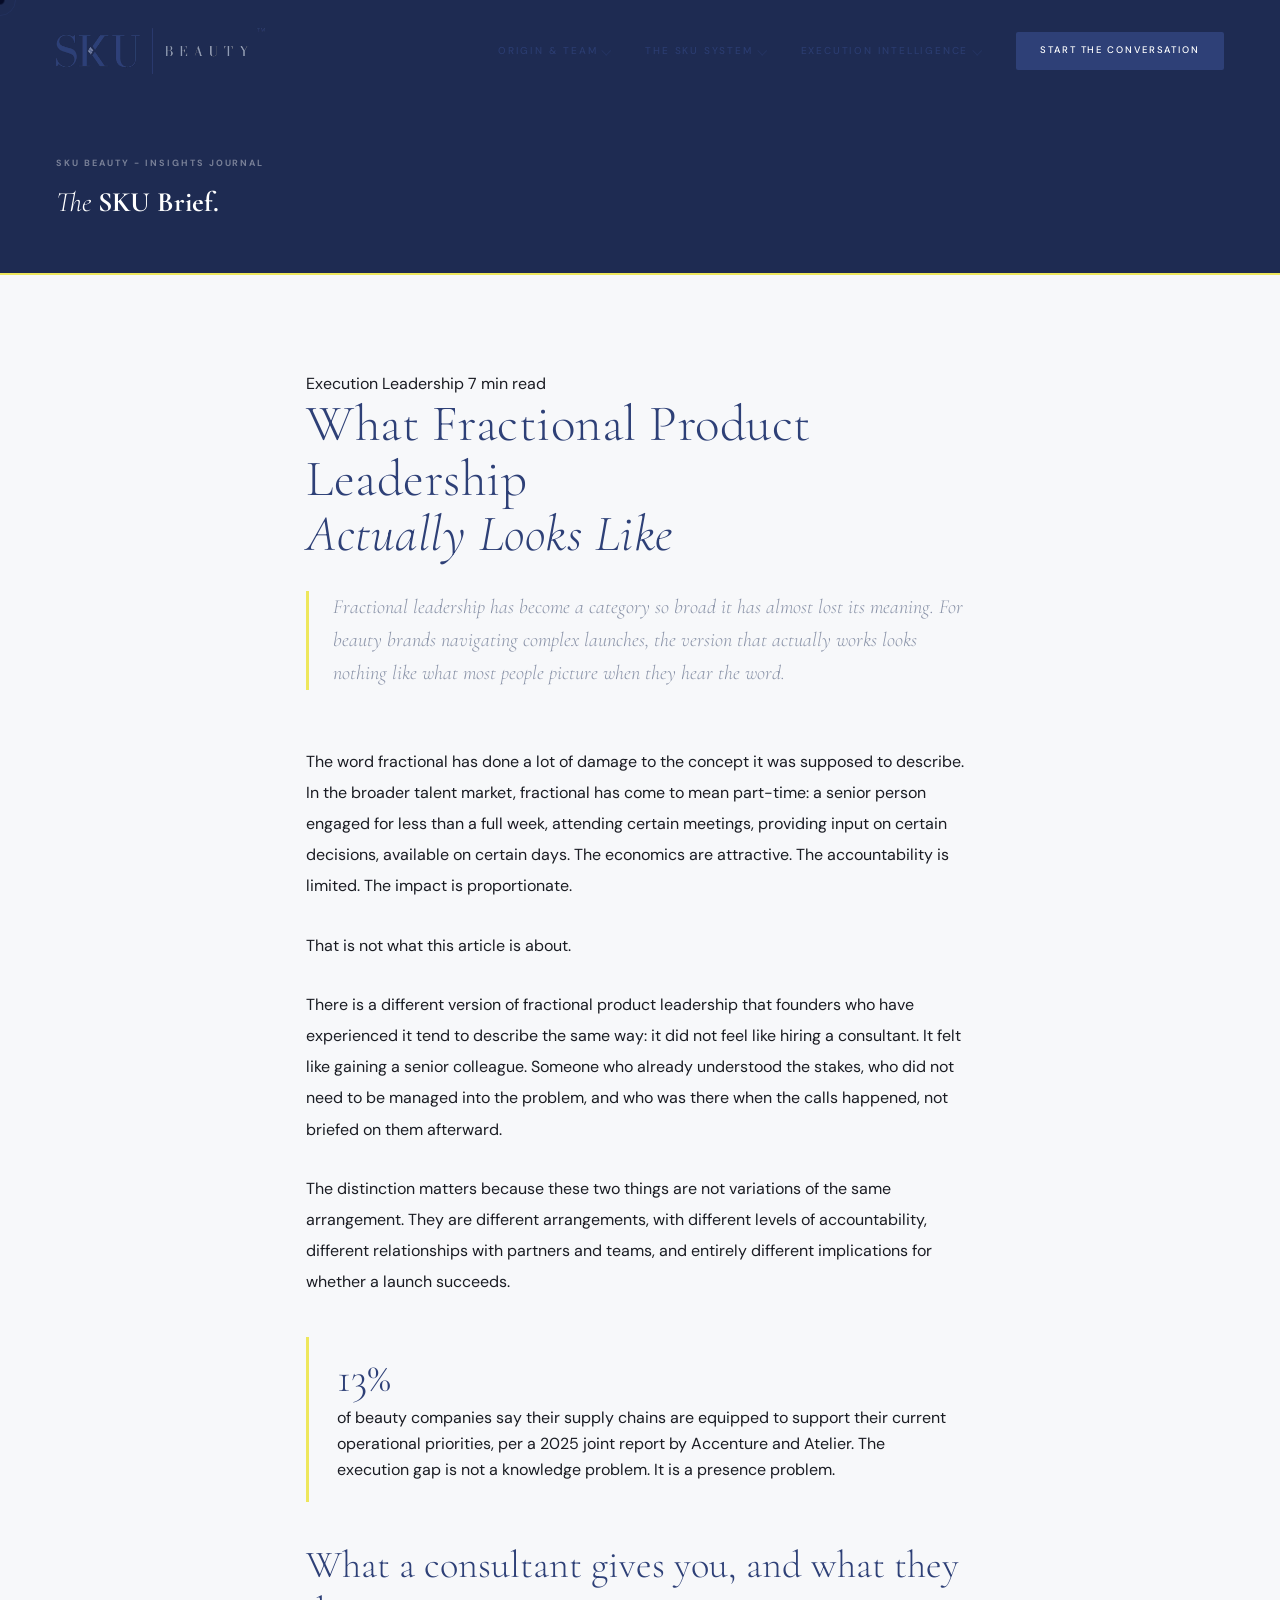
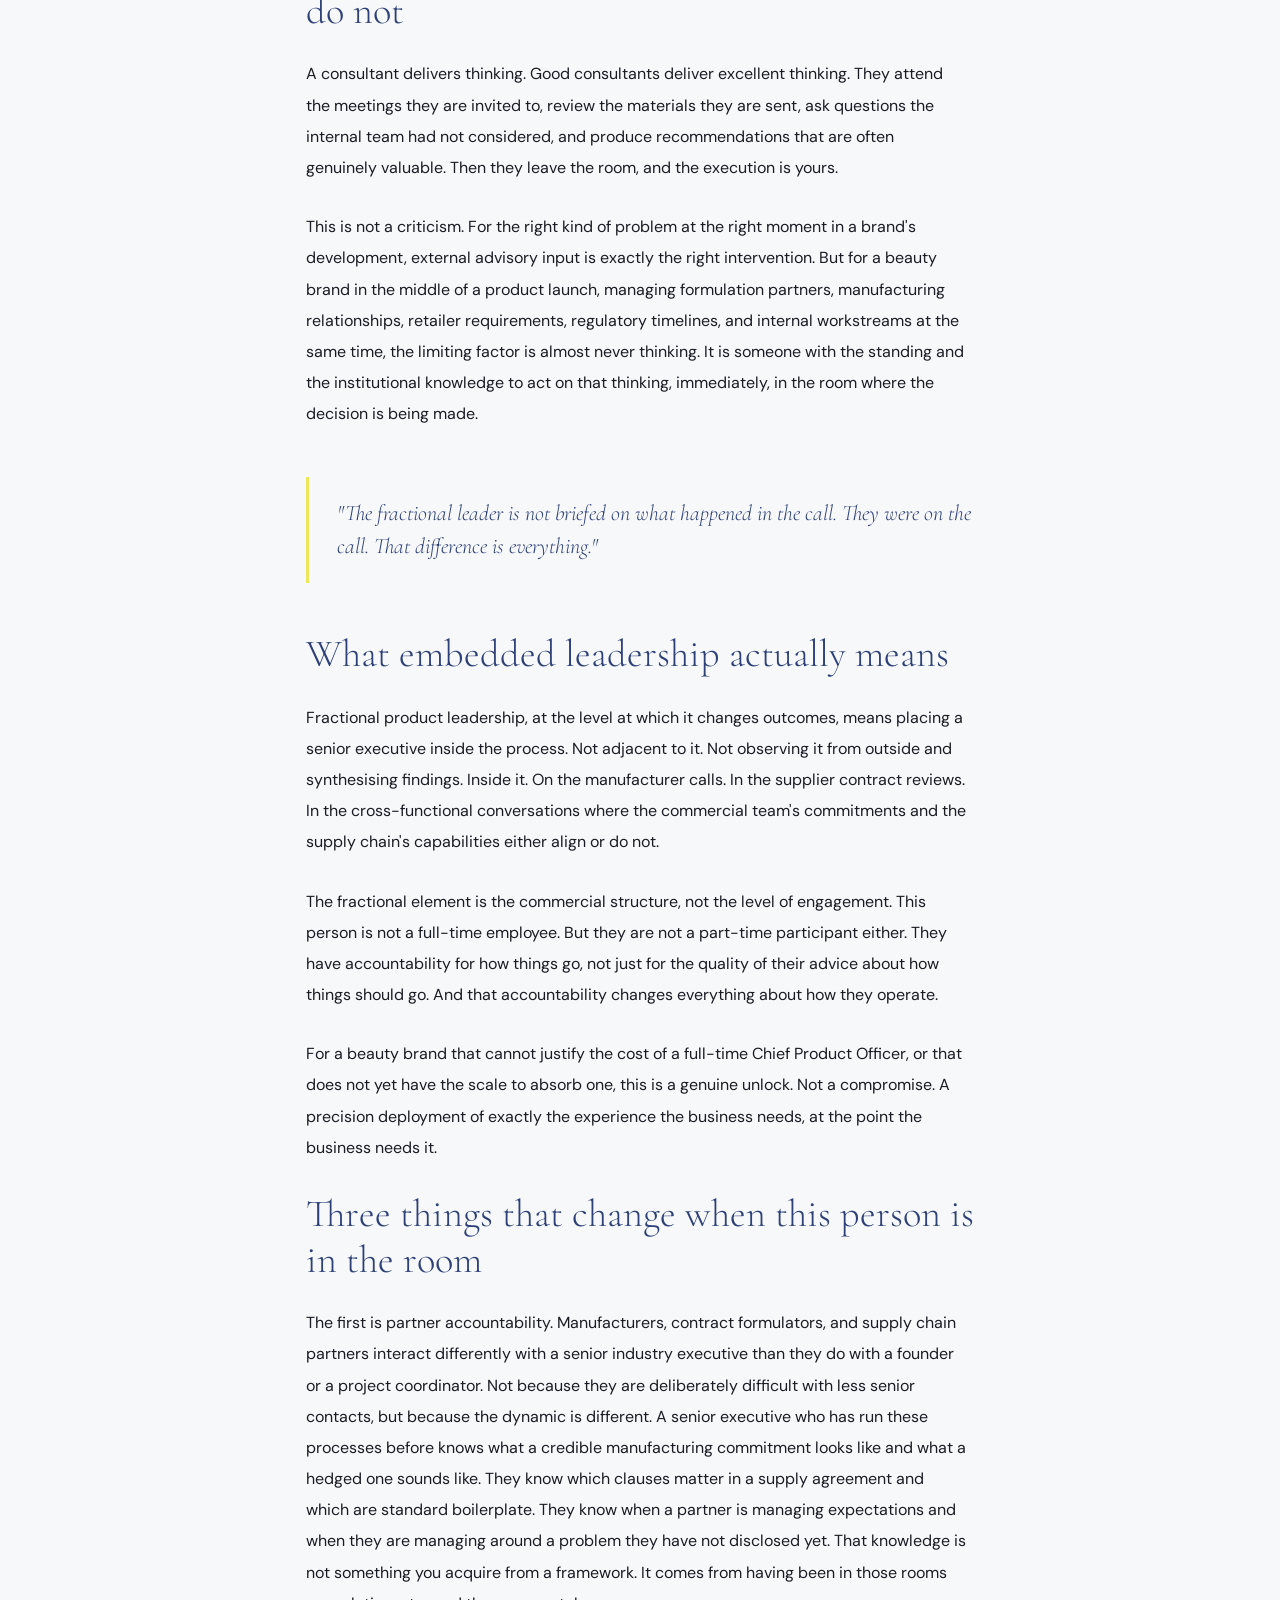
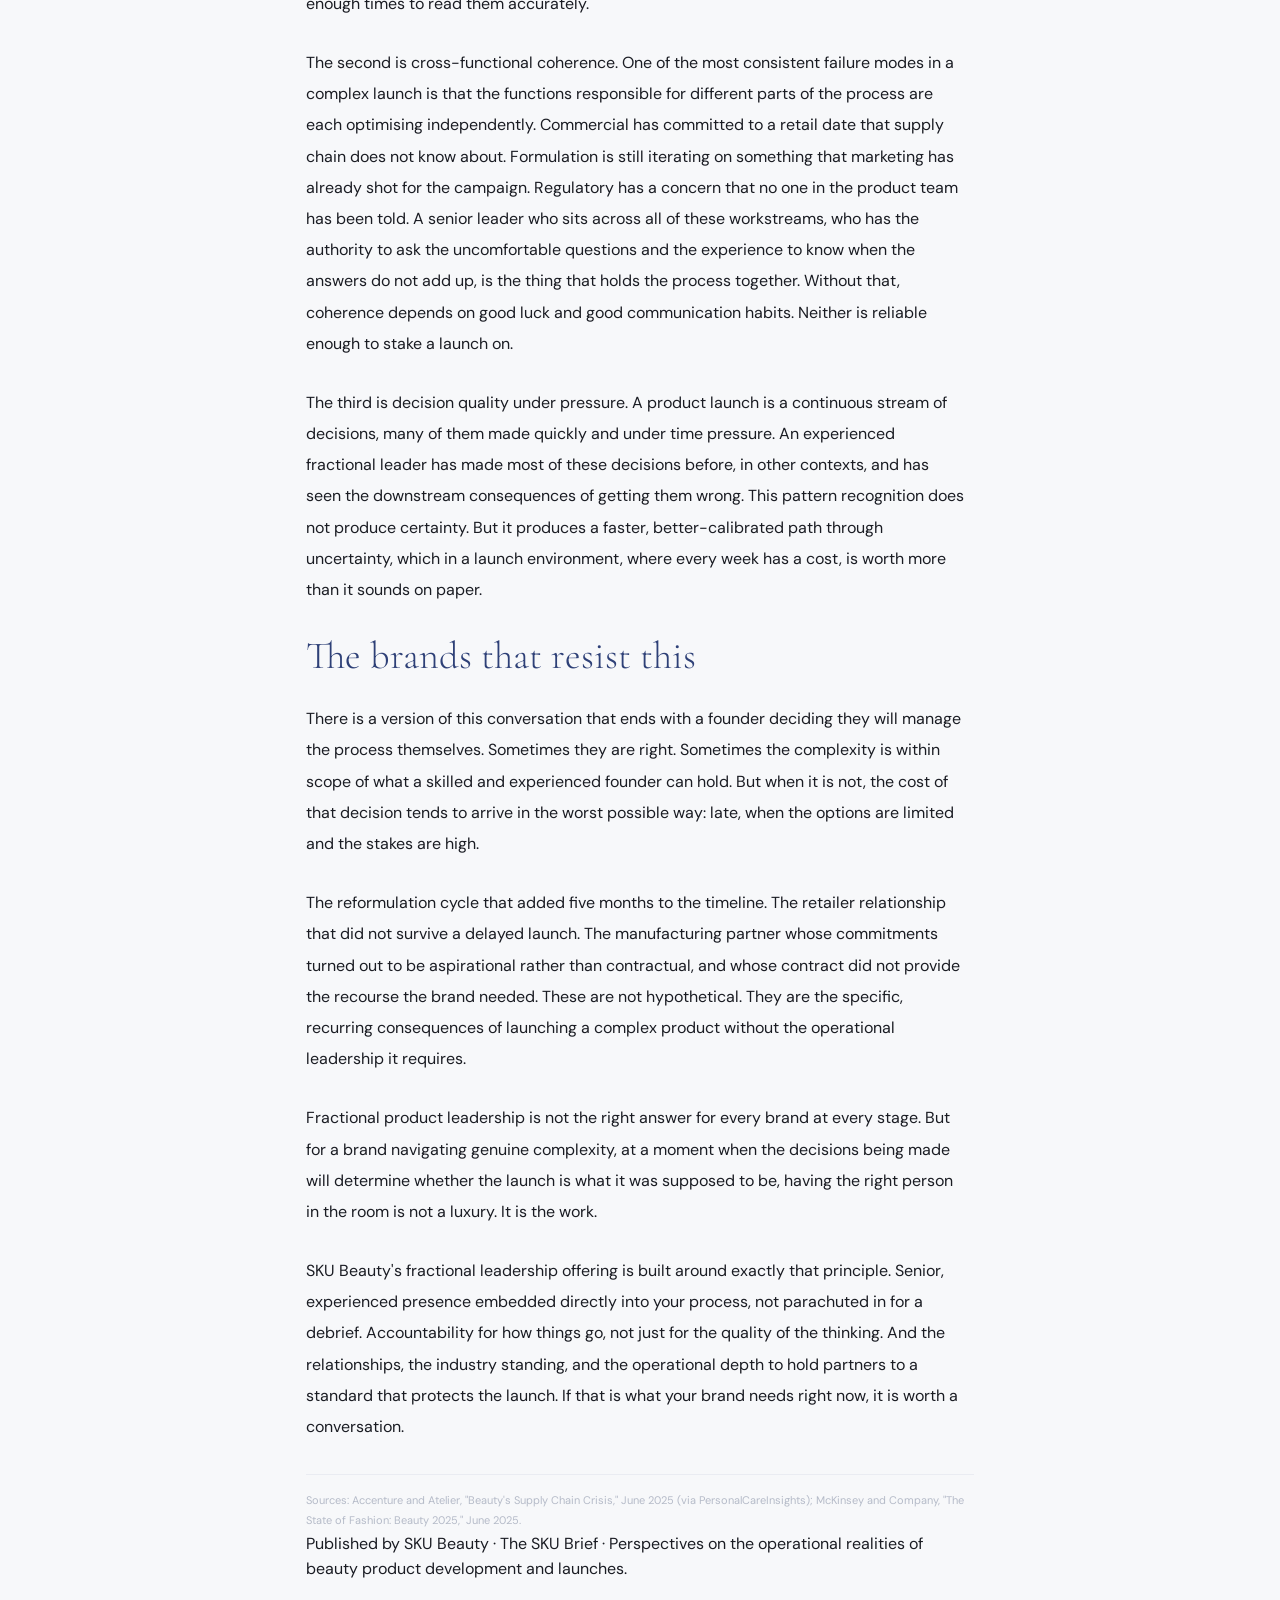
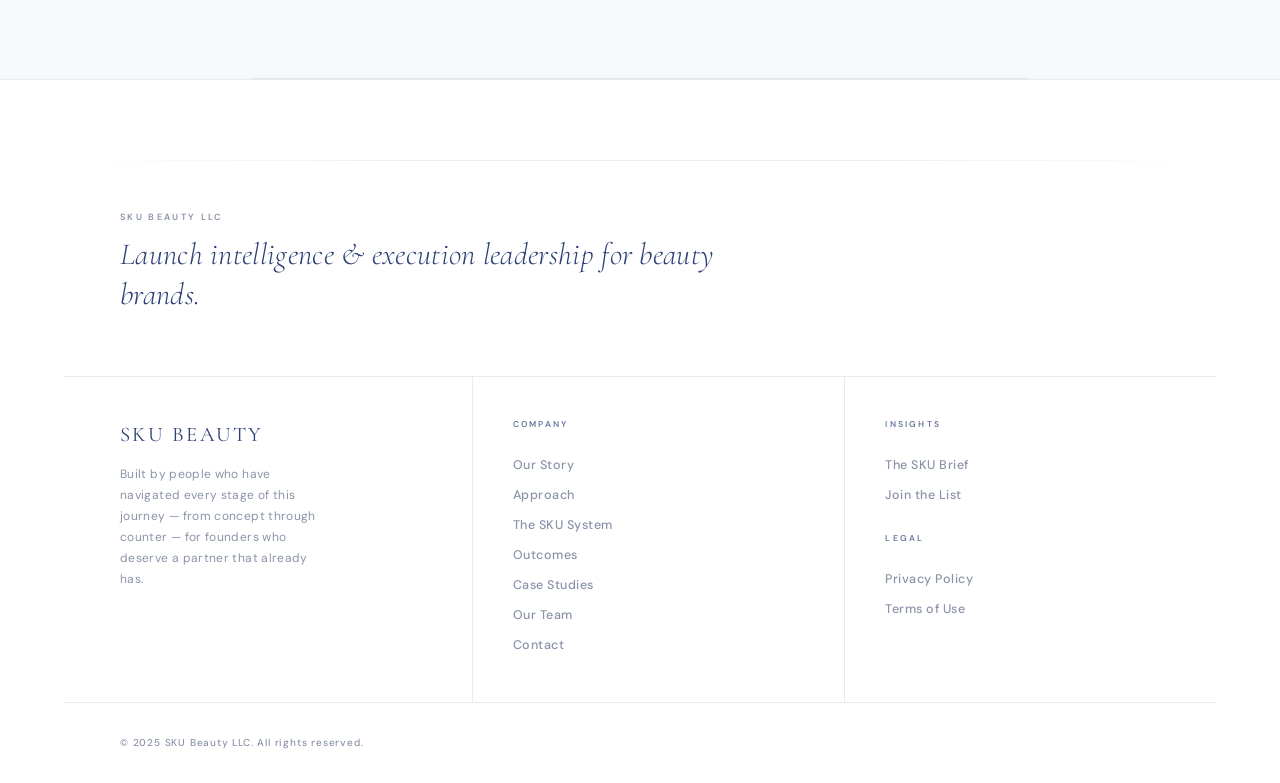
<file: sku-article-fractional-leadership.html>
<!DOCTYPE html>
<html lang="en">
<head>
  <meta charset="UTF-8">
  <meta name="viewport" content="width=device-width, initial-scale=1.0">
  <title>What Fractional Product Leadership Actually Looks Like | The SKU Brief</title>
  <meta name="description" content="Fractional leadership has become a category so broad it has almost lost its meaning. For beauty brands navigating complex launches, the version that actually works looks nothing like what most people picture.">

  <link rel="icon" type="image/png" href="[data-uri]">

  <link rel="preconnect" href="https://fonts.googleapis.com">
  <link rel="dns-prefetch" href="https://formspree.io">
  <link rel="preconnect" href="https://fonts.gstatic.com" crossorigin>
  <link href="https://fonts.googleapis.com/css2?family=Bebas+Neue&family=Cormorant+Garamond:ital,wght@0,300;0,400;0,600;1,300;1,400;1,600&family=DM+Sans:wght@300;400;500;600&display=swap&font-display=swap" rel="stylesheet">
  
  <link rel="stylesheet" href="style.css">
</head>
<body>

<div class="cursor" id="cursor"></div>
<div class="cursor-ring" id="cursorRing"></div>

 <!-- ═══ NAV ═══ -->
    <nav class="nav" id="nav" role="navigation" aria-label="Main navigation">
        <a href="/" class="nav-logo" aria-label="SKU Beauty">
            <img src="[data-uri]"
                alt="SKU Beauty">
        </a>
        <ul class="nav-links">

            <!-- 1. Origin & Team -->
            <li class="nav-item">
                <button type="button" aria-haspopup="true">Origin &amp; Team<span class="nav-chevron"></span></button>
                <div class="nav-dropdown" role="menu">
                    <a href="our-story.html#origin" class="nav-dd-link" role="menuitem">
                        <div class="nav-dd-link-inner">
                            <span>The Beginning</span>
                            <span class="nav-dd-sub">How SKU Beauty came to be</span>
                        </div>
                    </a>
                    <a href="our-story.html#problem-band" class="nav-dd-link" role="menuitem">
                        <div class="nav-dd-link-inner">
                            <span>The Industry Glitch</span>
                            <span class="nav-dd-sub">The broken system we set out to fix</span>
                        </div>
                    </a>
                    <a href="our-story.html#mission" class="nav-dd-link" role="menuitem">
                        <div class="nav-dd-link-inner">
                            <span>Mission</span>
                            <span class="nav-dd-sub">Why we exist</span>
                        </div>
                    </a>
                    <a href="our-story.html#stand-for" class="nav-dd-link" role="menuitem">
                        <div class="nav-dd-link-inner">
                            <span>What We Stand For</span>
                            <span class="nav-dd-sub">Our operating principles</span>
                        </div>
                    </a>
                    <a href="our-story.html#credentials" class="nav-dd-link" role="menuitem">
                        <div class="nav-dd-link-inner">
                            <span>Experience &amp; Credentials</span>
                            <span class="nav-dd-sub">The depth behind our work</span>
                        </div>
                    </a>
                    <a href="our-story.html#team" class="nav-dd-link" role="menuitem">
                        <div class="nav-dd-link-inner">
                            <span>The Team</span>
                            <span class="nav-dd-sub">The people behind SKU Beauty</span>
                        </div>
                    </a>
                </div>
            </li>

            <!-- 3. Services -->
            <li class="nav-item">
                <button type="button" aria-haspopup="true">The SKU System<span class="nav-chevron"></span></button>
                <div class="nav-dropdown" role="menu">
                    <a href="index.html#approach" class="nav-dd-link" role="menuitem">
                        <div class="nav-dd-link-inner">
                            <span>Services</span>
                            <span class="nav-dd-sub">Three pillars. Does all the work.</span>
                        </div>
                    </a>
                    <a href="index.html#outcomes" class="nav-dd-link" role="menuitem">
                        <div class="nav-dd-link-inner">
                            <span>Outcomes</span>
                            <span class="nav-dd-sub">What you walk away with.</span>
                        </div>
                    </a>
                    <a href="index.html#fit" class="nav-dd-link" role="menuitem">
                        <div class="nav-dd-link-inner">
                            <span>Is SKU Right for You?</span>
                            <span class="nav-dd-sub">Find out if we're the right fit</span>
                        </div>
                    </a>
                    <a href="index.html#begin" class="nav-dd-link" role="menuitem">
                        <div class="nav-dd-link-inner">
                            <span>How Engagements Begin</span>
                            <span class="nav-dd-sub">What to expect when you reach out</span>
                        </div>
                    </a>
                </div>
            </li>

            <!-- 4. Execution Intelligence -->
            <li class="nav-item">
                <button type="button" aria-haspopup="true">Execution Intelligence<span
                        class="nav-chevron"></span></button>
                <div class="nav-dropdown" role="menu">
                    <a href="index.html#brief" class="nav-dd-link" role="menuitem">
                        <div class="nav-dd-link-inner">
                            <span>The SKU Brief</span>
                            <span class="nav-dd-sub">Insights &amp; industry intelligence</span>
                        </div>
                    </a>
                    <a href="index.html#cases" class="nav-dd-link" role="menuitem">
                        <div class="nav-dd-link-inner">
                            <span>Case Studies</span>
                            <span class="nav-dd-sub">Real brands, real results</span>
                        </div>
                    </a>
                    <a href="index.html#newsletter" class="nav-dd-link" role="menuitem">
                        <div class="nav-dd-link-inner">
                            <span>Join the List</span>
                            <span class="nav-dd-sub">Get the Brief in your inbox</span>
                        </div>
                    </a>
                </div>
            </li>

            <li><a href="index.html#contact" class="nav-cta">Start the Conversation</a></li>
        </ul>
    </nav>
<header class="journal-header" style="padding-top: 156px;">
  <div class="journal-label">SKU Beauty - Insights Journal</div>
  <div class="journal-title"><em>The</em> <strong>SKU Brief.</strong></div>
</header>

<article class="article">
  <div class="article-meta">
    <span class="article-tag">Execution Leadership</span>
    <span class="article-read">7 min read</span>
  </div>

  <h1 class="article-title">What Fractional Product Leadership<br><em>Actually Looks Like</em></h1>

  <p class="article-intro">Fractional leadership has become a category so broad it has almost lost its meaning. For beauty brands navigating complex launches, the version that actually works looks nothing like what most people picture when they hear the word.</p>

  <div class="article-body">

    <p>The word fractional has done a lot of damage to the concept it was supposed to describe. In the broader talent market, fractional has come to mean part-time: a senior person engaged for less than a full week, attending certain meetings, providing input on certain decisions, available on certain days. The economics are attractive. The accountability is limited. The impact is proportionate.</p>

    <p>That is not what this article is about.</p>

    <p>There is a different version of fractional product leadership that founders who have experienced it tend to describe the same way: it did not feel like hiring a consultant. It felt like gaining a senior colleague. Someone who already understood the stakes, who did not need to be managed into the problem, and who was there when the calls happened, not briefed on them afterward.</p>

    <p>The distinction matters because these two things are not variations of the same arrangement. They are different arrangements, with different levels of accountability, different relationships with partners and teams, and entirely different implications for whether a launch succeeds.</p>

    <div class="article-stat">
      <div class="article-stat-num">13%</div>
      <div class="article-stat-label">of beauty companies say their supply chains are equipped to support their current operational priorities, per a 2025 joint report by Accenture and Atelier. The execution gap is not a knowledge problem. It is a presence problem.</div>
    </div>

    <h2>What a consultant gives you, and what they do not</h2>

    <p>A consultant delivers thinking. Good consultants deliver excellent thinking. They attend the meetings they are invited to, review the materials they are sent, ask questions the internal team had not considered, and produce recommendations that are often genuinely valuable. Then they leave the room, and the execution is yours.</p>

    <p>This is not a criticism. For the right kind of problem at the right moment in a brand's development, external advisory input is exactly the right intervention. But for a beauty brand in the middle of a product launch, managing formulation partners, manufacturing relationships, retailer requirements, regulatory timelines, and internal workstreams at the same time, the limiting factor is almost never thinking. It is someone with the standing and the institutional knowledge to act on that thinking, immediately, in the room where the decision is being made.</p>

    <div class="article-pull">"The fractional leader is not briefed on what happened in the call. They were on the call. That difference is everything."</div>

    <h2>What embedded leadership actually means</h2>

    <p>Fractional product leadership, at the level at which it changes outcomes, means placing a senior executive inside the process. Not adjacent to it. Not observing it from outside and synthesising findings. Inside it. On the manufacturer calls. In the supplier contract reviews. In the cross-functional conversations where the commercial team's commitments and the supply chain's capabilities either align or do not.</p>

    <p>The fractional element is the commercial structure, not the level of engagement. This person is not a full-time employee. But they are not a part-time participant either. They have accountability for how things go, not just for the quality of their advice about how things should go. And that accountability changes everything about how they operate.</p>

    <p>For a beauty brand that cannot justify the cost of a full-time Chief Product Officer, or that does not yet have the scale to absorb one, this is a genuine unlock. Not a compromise. A precision deployment of exactly the experience the business needs, at the point the business needs it.</p>

    <h2>Three things that change when this person is in the room</h2>

    <p>The first is partner accountability. Manufacturers, contract formulators, and supply chain partners interact differently with a senior industry executive than they do with a founder or a project coordinator. Not because they are deliberately difficult with less senior contacts, but because the dynamic is different. A senior executive who has run these processes before knows what a credible manufacturing commitment looks like and what a hedged one sounds like. They know which clauses matter in a supply agreement and which are standard boilerplate. They know when a partner is managing expectations and when they are managing around a problem they have not disclosed yet. That knowledge is not something you acquire from a framework. It comes from having been in those rooms enough times to read them accurately.</p>

    <p>The second is cross-functional coherence. One of the most consistent failure modes in a complex launch is that the functions responsible for different parts of the process are each optimising independently. Commercial has committed to a retail date that supply chain does not know about. Formulation is still iterating on something that marketing has already shot for the campaign. Regulatory has a concern that no one in the product team has been told. A senior leader who sits across all of these workstreams, who has the authority to ask the uncomfortable questions and the experience to know when the answers do not add up, is the thing that holds the process together. Without that, coherence depends on good luck and good communication habits. Neither is reliable enough to stake a launch on.</p>

    <p>The third is decision quality under pressure. A product launch is a continuous stream of decisions, many of them made quickly and under time pressure. An experienced fractional leader has made most of these decisions before, in other contexts, and has seen the downstream consequences of getting them wrong. This pattern recognition does not produce certainty. But it produces a faster, better-calibrated path through uncertainty, which in a launch environment, where every week has a cost, is worth more than it sounds on paper.</p>

    <h2>The brands that resist this</h2>

    <p>There is a version of this conversation that ends with a founder deciding they will manage the process themselves. Sometimes they are right. Sometimes the complexity is within scope of what a skilled and experienced founder can hold. But when it is not, the cost of that decision tends to arrive in the worst possible way: late, when the options are limited and the stakes are high.</p>

    <p>The reformulation cycle that added five months to the timeline. The retailer relationship that did not survive a delayed launch. The manufacturing partner whose commitments turned out to be aspirational rather than contractual, and whose contract did not provide the recourse the brand needed. These are not hypothetical. They are the specific, recurring consequences of launching a complex product without the operational leadership it requires.</p>

    <p>Fractional product leadership is not the right answer for every brand at every stage. But for a brand navigating genuine complexity, at a moment when the decisions being made will determine whether the launch is what it was supposed to be, having the right person in the room is not a luxury. It is the work.</p>

    <p>SKU Beauty's fractional leadership offering is built around exactly that principle. Senior, experienced presence embedded directly into your process, not parachuted in for a debrief. Accountability for how things go, not just for the quality of the thinking. And the relationships, the industry standing, and the operational depth to hold partners to a standard that protects the launch. If that is what your brand needs right now, it is worth a conversation.</p>

    <div class="article-source">Sources: Accenture and Atelier, "Beauty's Supply Chain Crisis," June 2025 (via PersonalCareInsights); McKinsey and Company, "The State of Fashion: Beauty 2025," June 2025.</div>
    <div class="article-close">Published by SKU Beauty · The SKU Brief · Perspectives on the operational realities of beauty product development and launches.</div>
  </div>
</article>
<!-- ═══ FOOTER ═══ -->
<footer class="footer" role="contentinfo">
  <div class="footer-rule-top"></div>

  <!-- Tagline band -->
  <div class="footer-tagline-band">
    <p class="footer-tagline-eyebrow">SKU Beauty LLC</p>
    <p class="footer-tagline">Launch intelligence &amp; execution leadership for beauty brands.</p>
  </div>

  <!-- Three-column nav grid -->
  <div class="footer-top">

    <!-- Brand identity -->
    <div class="footer-brand-col">
      <div class="footer-wordmark">SKU<span>&nbsp;</span>Beauty</div>
      <p class="footer-brand-desc">Built by people who have navigated every stage of this journey — from concept through counter — for founders who deserve a partner that already has.</p>
    </div>

    <!-- Company links -->
    <div class="footer-nav-group">
      <div class="footer-nav-label">Company</div>
      <a href="sku-why-we-started.html" class="footer-nav-link">Our Story</a>
      <a href="index.html#approach" class="footer-nav-link">Approach</a>
      <a href="index.html#sku-system" class="footer-nav-link">The SKU System</a>
      <a href="index.html#outcomes" class="footer-nav-link">Outcomes</a>
      <a href="index.html#cases" class="footer-nav-link">Case Studies</a>
      <a href="our-story.html#team" class="footer-nav-link">Our Team</a>
      <a href="index.html#contact" class="footer-nav-link">Contact</a>
    </div>

    <!-- Insights + Legal links -->
    <div class="footer-nav-group">
      <div class="footer-nav-label">Insights</div>
      <a href="insights.html" class="footer-nav-link">The SKU Brief</a>
      <a href="index.html#newsletter" class="footer-nav-link">Join the List</a>
      <div class="footer-nav-label" style="margin-top:22px;">Legal</div>
      <a href="privacy-policy.html" class="footer-nav-link">Privacy Policy</a>
      <a href="terms.html" class="footer-nav-link">Terms of Use</a>
    </div>

  </div>

  <!-- Bottom bar -->
  <div class="footer-bottom">
    <span class="footer-copy">&copy; 2025 SKU Beauty LLC. All rights reserved.</span>
  </div>
</footer>

<script src="main.js"></script>
</body>
</html>
</file>
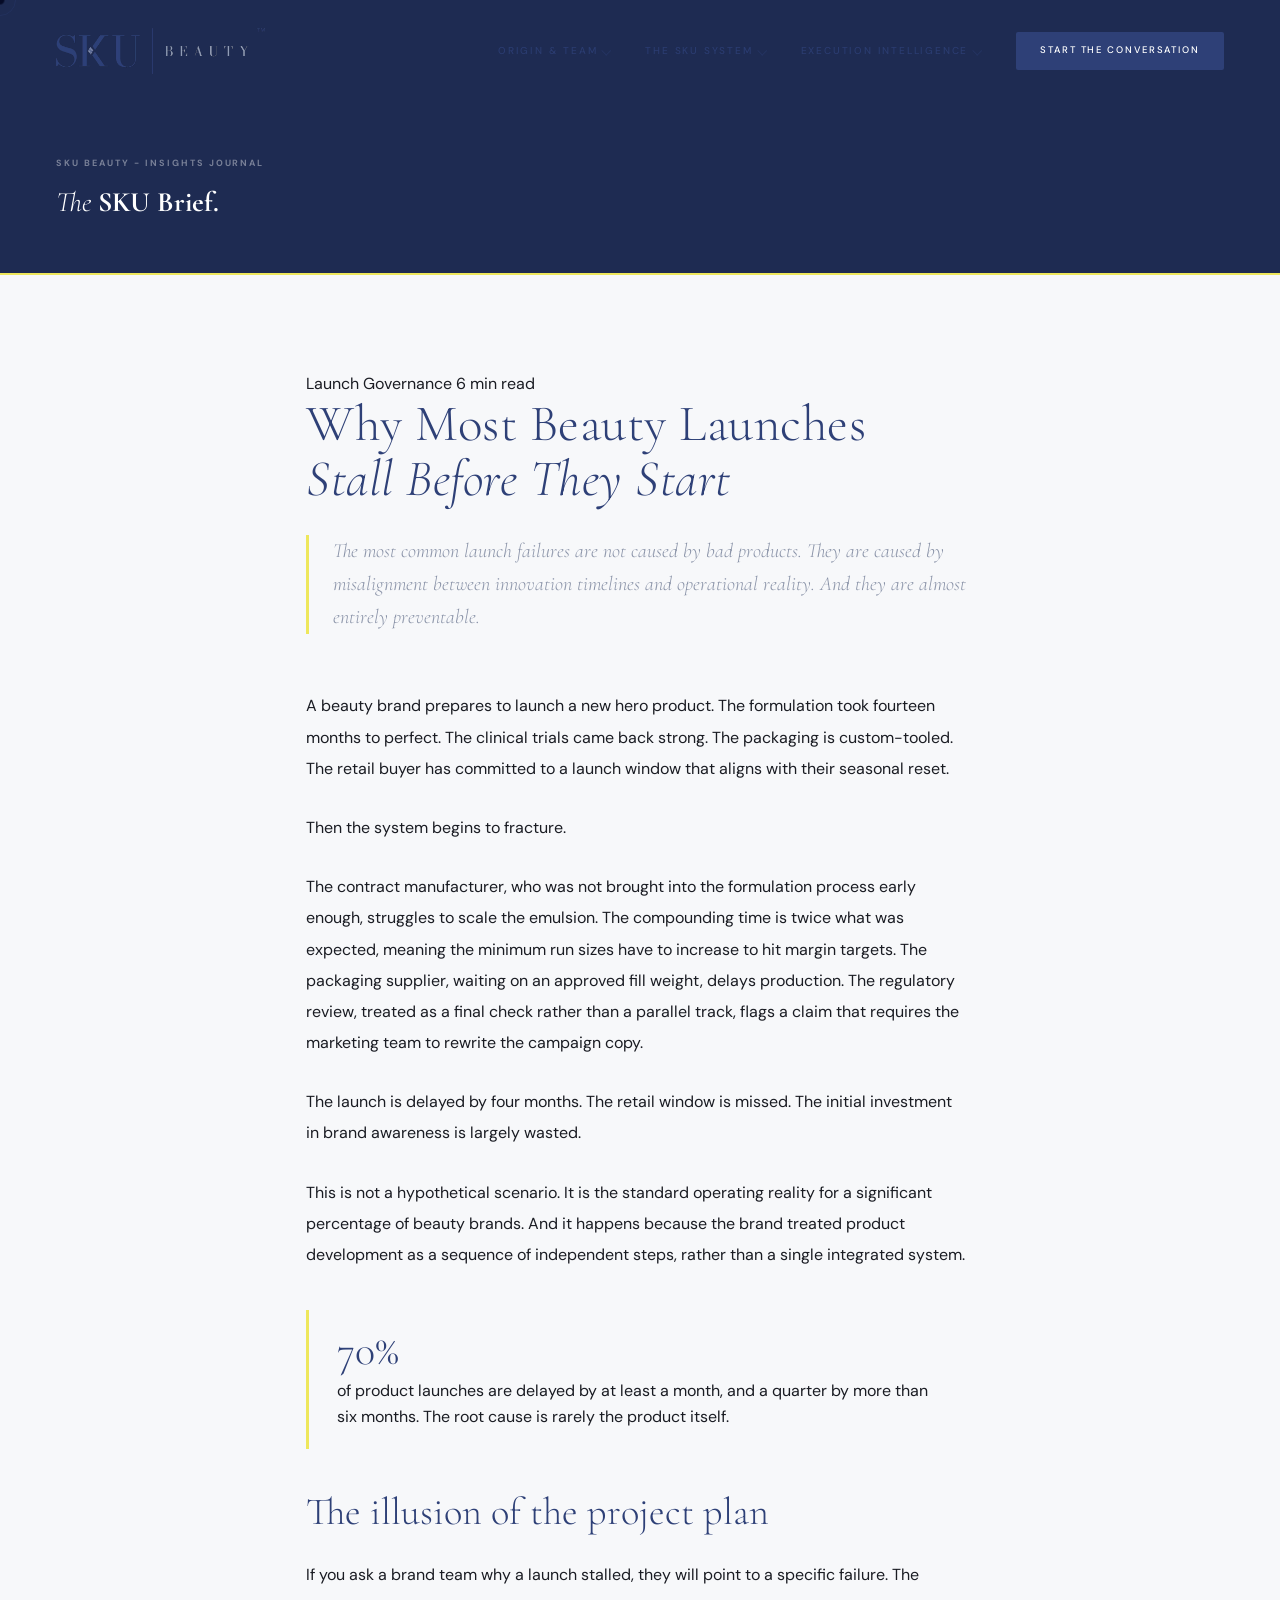
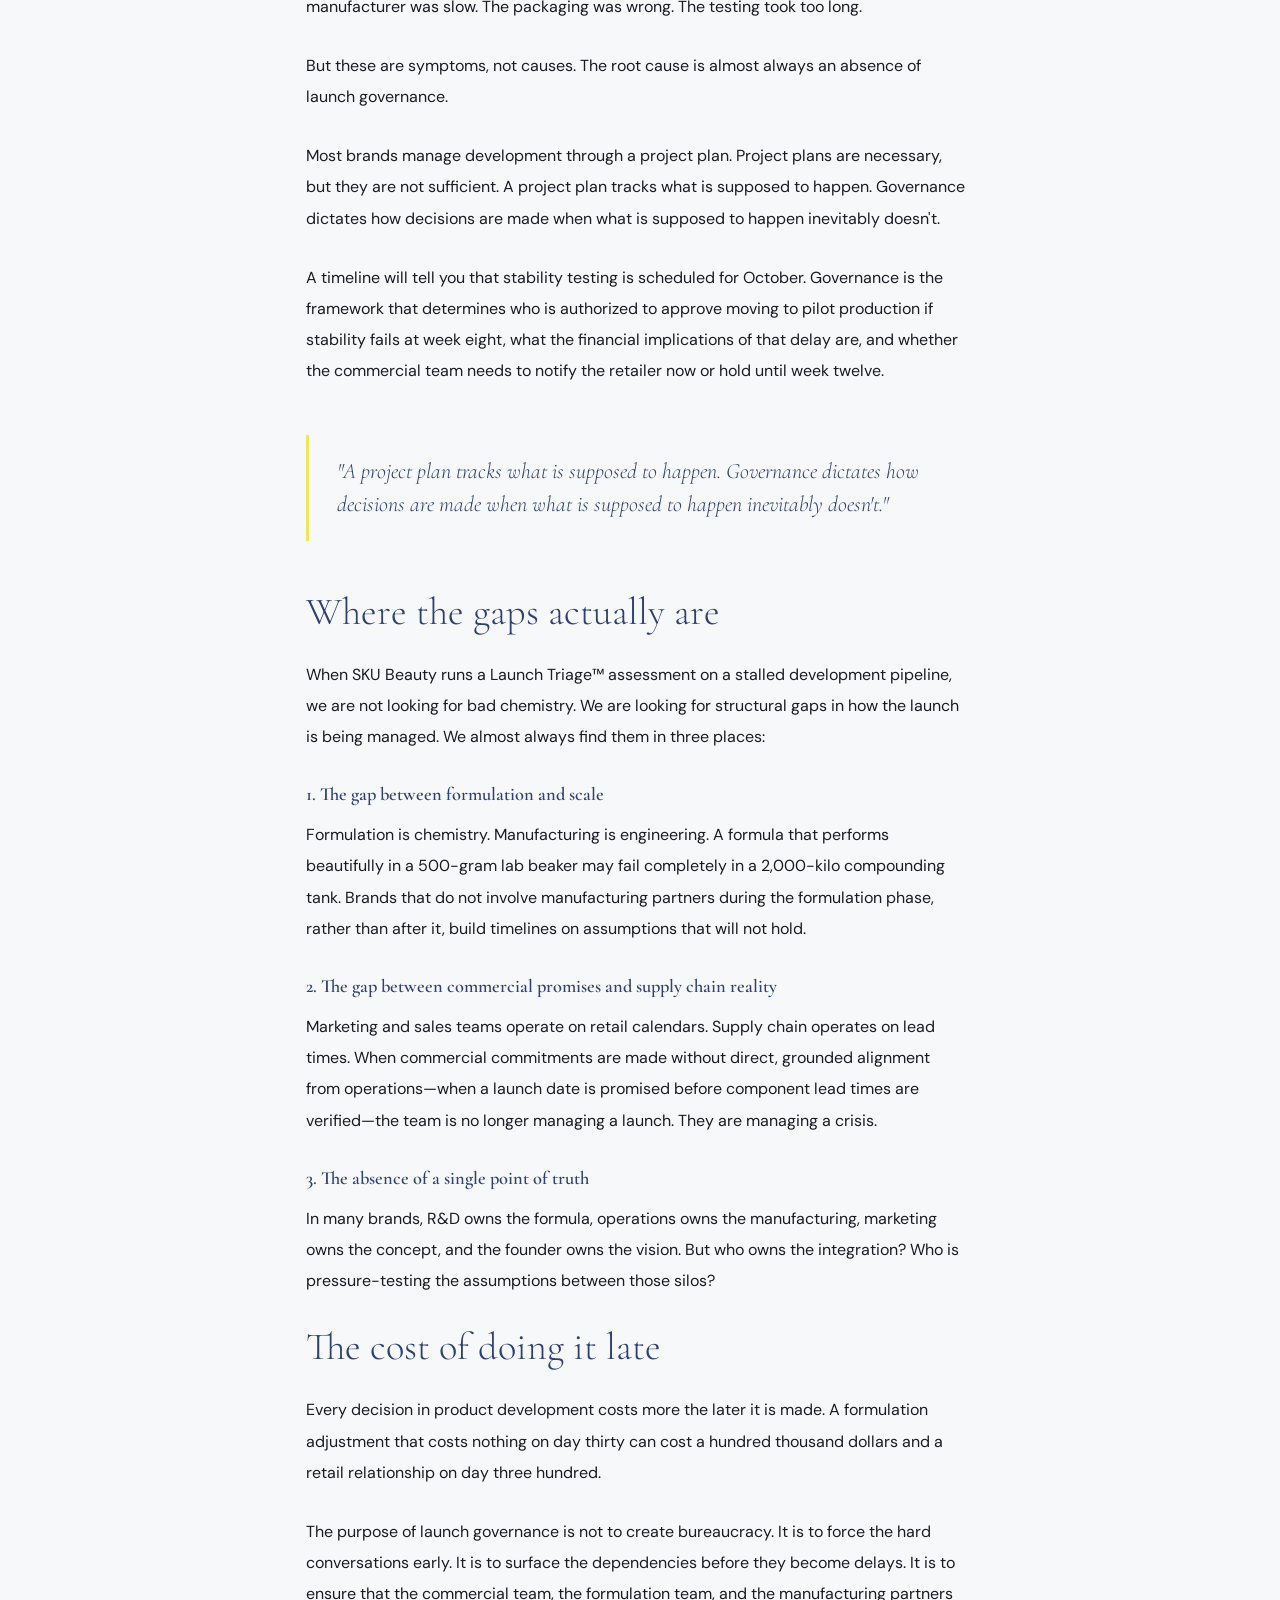
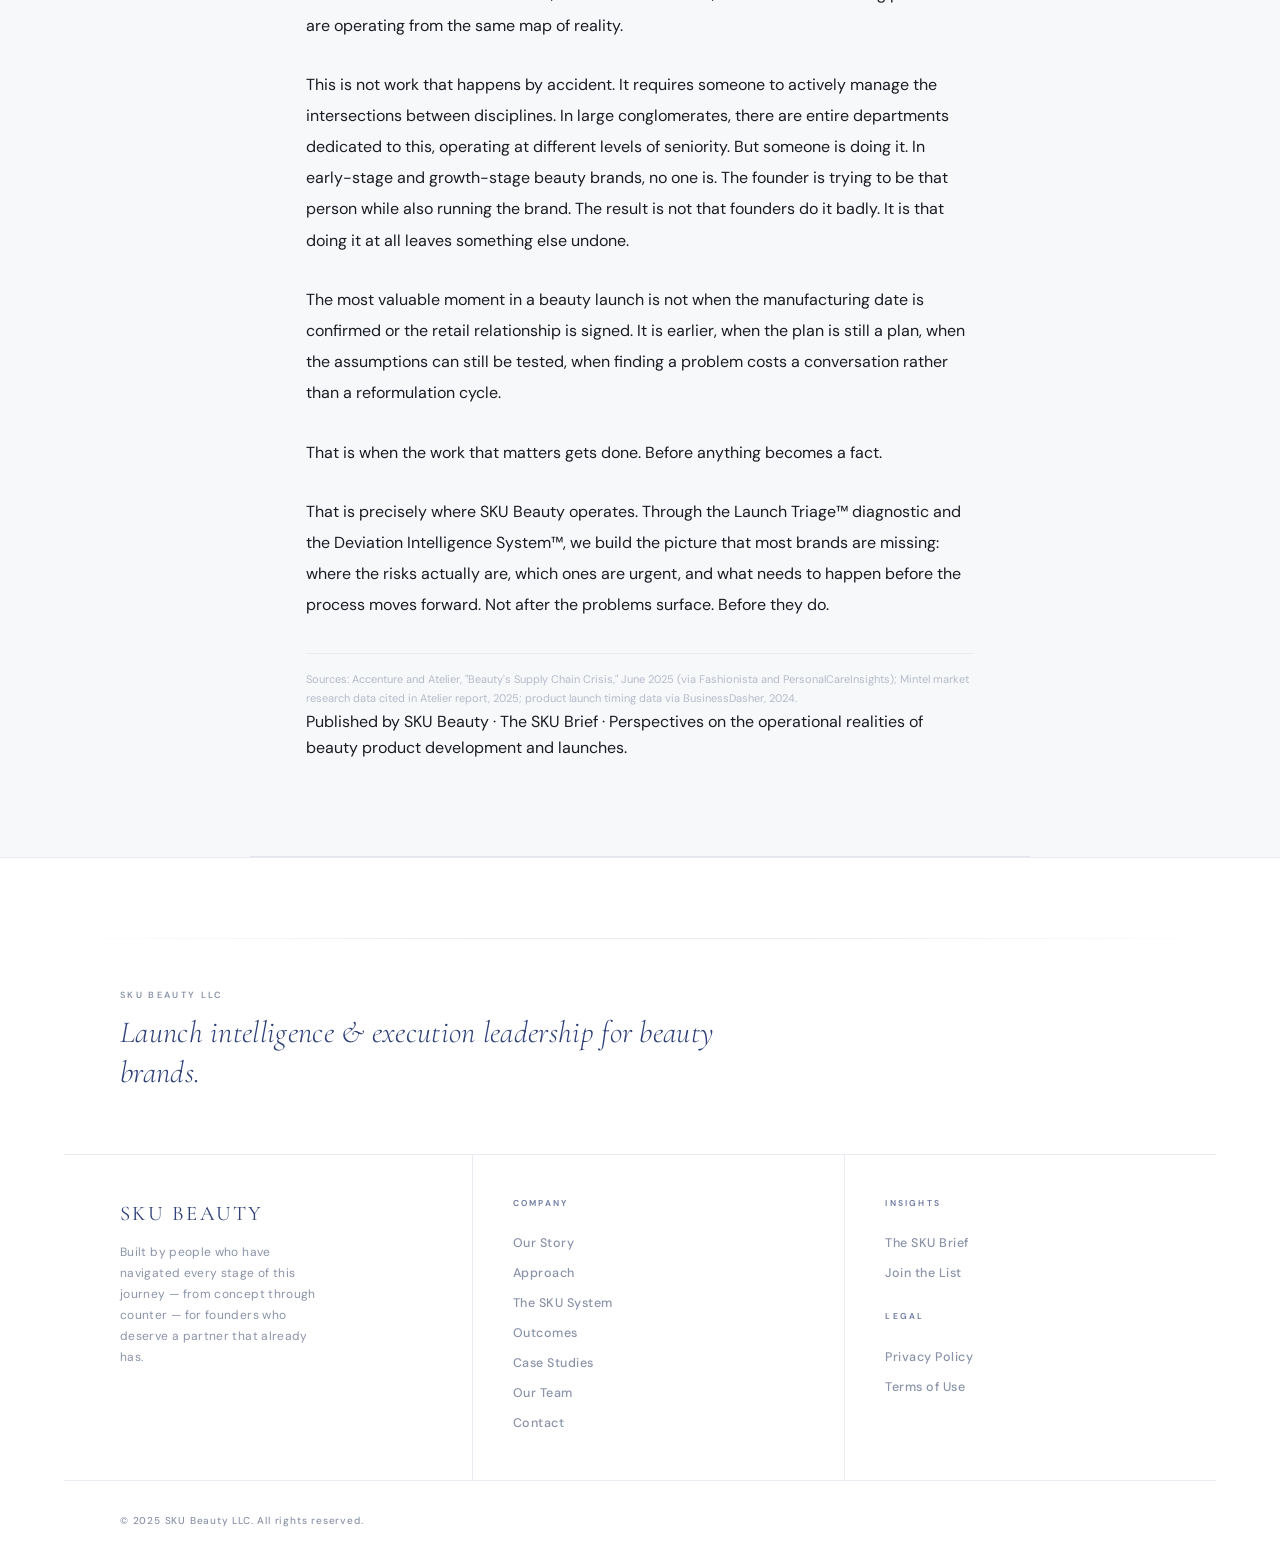
<file: sku-article-launch-governance.html>
<!DOCTYPE html>
<html lang="en">
<head>
  <meta charset="UTF-8">
  <meta name="viewport" content="width=device-width, initial-scale=1.0">
  <title>Why Most Beauty Launches Stall Before They Start | The SKU Brief</title>
  <meta name="description" content="The most common launch failures are not caused by bad products. They are caused by misalignment between innovation timelines and operational reality.">

  <link rel="icon" type="image/png" href="[data-uri]">
  
  <link rel="preconnect" href="https://fonts.googleapis.com">
  <link rel="dns-prefetch" href="https://formspree.io">
  <link rel="preconnect" href="https://fonts.gstatic.com" crossorigin>
  <link href="https://fonts.googleapis.com/css2?family=Bebas+Neue&family=Cormorant+Garamond:ital,wght@0,300;0,400;0,600;1,300;1,400;1,600&family=DM+Sans:wght@300;400;500;600&display=swap&font-display=swap" rel="stylesheet">
  
  <link rel="stylesheet" href="style.css">
</head>
<body>

<div class="cursor" id="cursor"></div>
<div class="cursor-ring" id="cursorRing"></div>

 <!-- ═══ NAV ═══ -->
    <nav class="nav" id="nav" role="navigation" aria-label="Main navigation">
        <a href="/" class="nav-logo" aria-label="SKU Beauty">
            <img src="[data-uri]"
                alt="SKU Beauty">
        </a>
        <ul class="nav-links">

            <!-- 1. Origin & Team -->
            <li class="nav-item">
                <button type="button" aria-haspopup="true">Origin &amp; Team<span class="nav-chevron"></span></button>
                <div class="nav-dropdown" role="menu">
                    <a href="our-story.html#origin" class="nav-dd-link" role="menuitem">
                        <div class="nav-dd-link-inner">
                            <span>The Beginning</span>
                            <span class="nav-dd-sub">How SKU Beauty came to be</span>
                        </div>
                    </a>
                    <a href="our-story.html#problem-band" class="nav-dd-link" role="menuitem">
                        <div class="nav-dd-link-inner">
                            <span>The Industry Glitch</span>
                            <span class="nav-dd-sub">The broken system we set out to fix</span>
                        </div>
                    </a>
                    <a href="our-story.html#mission" class="nav-dd-link" role="menuitem">
                        <div class="nav-dd-link-inner">
                            <span>Mission</span>
                            <span class="nav-dd-sub">Why we exist</span>
                        </div>
                    </a>
                    <a href="our-story.html#stand-for" class="nav-dd-link" role="menuitem">
                        <div class="nav-dd-link-inner">
                            <span>What We Stand For</span>
                            <span class="nav-dd-sub">Our operating principles</span>
                        </div>
                    </a>
                    <a href="our-story.html#credentials" class="nav-dd-link" role="menuitem">
                        <div class="nav-dd-link-inner">
                            <span>Experience &amp; Credentials</span>
                            <span class="nav-dd-sub">The depth behind our work</span>
                        </div>
                    </a>
                    <a href="our-story.html#team" class="nav-dd-link" role="menuitem">
                        <div class="nav-dd-link-inner">
                            <span>The Team</span>
                            <span class="nav-dd-sub">The people behind SKU Beauty</span>
                        </div>
                    </a>
                </div>
            </li>

            <!-- 3. Services -->
            <li class="nav-item">
                <button type="button" aria-haspopup="true">The SKU System<span class="nav-chevron"></span></button>
                <div class="nav-dropdown" role="menu">
                    <a href="index.html#approach" class="nav-dd-link" role="menuitem">
                        <div class="nav-dd-link-inner">
                            <span>Services</span>
                            <span class="nav-dd-sub">Three pillars. Does all the work.</span>
                        </div>
                    </a>
                    <a href="index.html#outcomes" class="nav-dd-link" role="menuitem">
                        <div class="nav-dd-link-inner">
                            <span>Outcomes</span>
                            <span class="nav-dd-sub">What you walk away with.</span>
                        </div>
                    </a>
                    <a href="index.html#fit" class="nav-dd-link" role="menuitem">
                        <div class="nav-dd-link-inner">
                            <span>Is SKU Right for You?</span>
                            <span class="nav-dd-sub">Find out if we're the right fit</span>
                        </div>
                    </a>
                    <a href="index.html#begin" class="nav-dd-link" role="menuitem">
                        <div class="nav-dd-link-inner">
                            <span>How Engagements Begin</span>
                            <span class="nav-dd-sub">What to expect when you reach out</span>
                        </div>
                    </a>
                </div>
            </li>

            <!-- 4. Execution Intelligence -->
            <li class="nav-item">
                <button type="button" aria-haspopup="true">Execution Intelligence<span
                        class="nav-chevron"></span></button>
                <div class="nav-dropdown" role="menu">
                    <a href="index.html#brief" class="nav-dd-link" role="menuitem">
                        <div class="nav-dd-link-inner">
                            <span>The SKU Brief</span>
                            <span class="nav-dd-sub">Insights &amp; industry intelligence</span>
                        </div>
                    </a>
                    <a href="index.html#cases" class="nav-dd-link" role="menuitem">
                        <div class="nav-dd-link-inner">
                            <span>Case Studies</span>
                            <span class="nav-dd-sub">Real brands, real results</span>
                        </div>
                    </a>
                    <a href="index.html#newsletter" class="nav-dd-link" role="menuitem">
                        <div class="nav-dd-link-inner">
                            <span>Join the List</span>
                            <span class="nav-dd-sub">Get the Brief in your inbox</span>
                        </div>
                    </a>
                </div>
            </li>

            <li><a href="index.html#contact" class="nav-cta">Start the Conversation</a></li>
        </ul>
    </nav>

<header class="journal-header" style="padding-top: 156px;">
  <div class="journal-label">SKU Beauty - Insights Journal</div>
  <div class="journal-title"><em>The</em> <strong>SKU Brief.</strong></div>
</header>

<article class="article">
  <div class="article-meta">
    <span class="article-tag">Launch Governance</span>
    <span class="article-read">6 min read</span>
  </div>

  <h1 class="article-title">Why Most Beauty Launches<br><em>Stall Before They Start</em></h1>

  <p class="article-intro">The most common launch failures are not caused by bad products. They are caused by misalignment between innovation timelines and operational reality. And they are almost entirely preventable.</p>

  <div class="article-body">

    <p>A beauty brand prepares to launch a new hero product. The formulation took fourteen months to perfect. The clinical trials came back strong. The packaging is custom-tooled. The retail buyer has committed to a launch window that aligns with their seasonal reset.</p>

    <p>Then the system begins to fracture.</p>

    <p>The contract manufacturer, who was not brought into the formulation process early enough, struggles to scale the emulsion. The compounding time is twice what was expected, meaning the minimum run sizes have to increase to hit margin targets. The packaging supplier, waiting on an approved fill weight, delays production. The regulatory review, treated as a final check rather than a parallel track, flags a claim that requires the marketing team to rewrite the campaign copy.</p>

    <p>The launch is delayed by four months. The retail window is missed. The initial investment in brand awareness is largely wasted.</p>

    <p>This is not a hypothetical scenario. It is the standard operating reality for a significant percentage of beauty brands. And it happens because the brand treated product development as a sequence of independent steps, rather than a single integrated system.</p>

    <div class="article-stat">
      <div class="article-stat-num">70%</div>
      <div class="article-stat-label">of product launches are delayed by at least a month, and a quarter by more than six months. The root cause is rarely the product itself.</div>
    </div>

    <h2>The illusion of the project plan</h2>

    <p>If you ask a brand team why a launch stalled, they will point to a specific failure. The manufacturer was slow. The packaging was wrong. The testing took too long.</p>

    <p>But these are symptoms, not causes. The root cause is almost always an absence of launch governance.</p>

    <p>Most brands manage development through a project plan. Project plans are necessary, but they are not sufficient. A project plan tracks what is supposed to happen. Governance dictates how decisions are made when what is supposed to happen inevitably doesn't.</p>

    <p>A timeline will tell you that stability testing is scheduled for October. Governance is the framework that determines who is authorized to approve moving to pilot production if stability fails at week eight, what the financial implications of that delay are, and whether the commercial team needs to notify the retailer now or hold until week twelve.</p>

    <div class="article-pull">"A project plan tracks what is supposed to happen. Governance dictates how decisions are made when what is supposed to happen inevitably doesn't."</div>

    <h2>Where the gaps actually are</h2>

    <p>When SKU Beauty runs a Launch Triage™ assessment on a stalled development pipeline, we are not looking for bad chemistry. We are looking for structural gaps in how the launch is being managed. We almost always find them in three places:</p>

    <h3>1. The gap between formulation and scale</h3>
    <p>Formulation is chemistry. Manufacturing is engineering. A formula that performs beautifully in a 500-gram lab beaker may fail completely in a 2,000-kilo compounding tank. Brands that do not involve manufacturing partners during the formulation phase, rather than after it, build timelines on assumptions that will not hold.</p>

    <h3>2. The gap between commercial promises and supply chain reality</h3>
    <p>Marketing and sales teams operate on retail calendars. Supply chain operates on lead times. When commercial commitments are made without direct, grounded alignment from operations—when a launch date is promised before component lead times are verified—the team is no longer managing a launch. They are managing a crisis.</p>

    <h3>3. The absence of a single point of truth</h3>
    <p>In many brands, R&D owns the formula, operations owns the manufacturing, marketing owns the concept, and the founder owns the vision. But who owns the integration? Who is pressure-testing the assumptions between those silos?</p>

    <h2>The cost of doing it late</h2>

    <p>Every decision in product development costs more the later it is made. A formulation adjustment that costs nothing on day thirty can cost a hundred thousand dollars and a retail relationship on day three hundred.</p>

    <p>The purpose of launch governance is not to create bureaucracy. It is to force the hard conversations early. It is to surface the dependencies before they become delays. It is to ensure that the commercial team, the formulation team, and the manufacturing partners are operating from the same map of reality.</p>

    <p>This is not work that happens by accident. It requires someone to actively manage the intersections between disciplines. In large conglomerates, there are entire departments dedicated to this, operating at different levels of seniority. But someone is doing it. In early-stage and growth-stage beauty brands, no one is. The founder is trying to be that person while also running the brand. The result is not that founders do it badly. It is that doing it at all leaves something else undone.</p>

    <p>The most valuable moment in a beauty launch is not when the manufacturing date is confirmed or the retail relationship is signed. It is earlier, when the plan is still a plan, when the assumptions can still be tested, when finding a problem costs a conversation rather than a reformulation cycle.</p>

    <p>That is when the work that matters gets done. Before anything becomes a fact.</p>

    <p>That is precisely where SKU Beauty operates. Through the Launch Triage™ diagnostic and the Deviation Intelligence System™, we build the picture that most brands are missing: where the risks actually are, which ones are urgent, and what needs to happen before the process moves forward. Not after the problems surface. Before they do.</p>

    <div class="article-source">Sources: Accenture and Atelier, "Beauty's Supply Chain Crisis," June 2025 (via Fashionista and PersonalCareInsights); Mintel market research data cited in Atelier report, 2025; product launch timing data via BusinessDasher, 2024.</div>
    <div class="article-close">Published by SKU Beauty · The SKU Brief · Perspectives on the operational realities of beauty product development and launches.</div>
  </div>
</article>

<!-- ═══ FOOTER ═══ -->
<footer class="footer" role="contentinfo">
  <div class="footer-rule-top"></div>

  <!-- Tagline band -->
  <div class="footer-tagline-band">
    <p class="footer-tagline-eyebrow">SKU Beauty LLC</p>
    <p class="footer-tagline">Launch intelligence &amp; execution leadership for beauty brands.</p>
  </div>

  <!-- Three-column nav grid -->
  <div class="footer-top">

    <!-- Brand identity -->
    <div class="footer-brand-col">
      <div class="footer-wordmark">SKU<span>&nbsp;</span>Beauty</div>
      <p class="footer-brand-desc">Built by people who have navigated every stage of this journey — from concept through counter — for founders who deserve a partner that already has.</p>
    </div>

    <!-- Company links -->
    <div class="footer-nav-group">
      <div class="footer-nav-label">Company</div>
      <a href="sku-why-we-started.html" class="footer-nav-link">Our Story</a>
      <a href="index.html#approach" class="footer-nav-link">Approach</a>
      <a href="index.html#sku-system" class="footer-nav-link">The SKU System</a>
      <a href="index.html#outcomes" class="footer-nav-link">Outcomes</a>
      <a href="index.html#cases" class="footer-nav-link">Case Studies</a>
      <a href="our-story.html#team" class="footer-nav-link">Our Team</a>
      <a href="index.html#contact" class="footer-nav-link">Contact</a>
    </div>

    <!-- Insights + Legal links -->
    <div class="footer-nav-group">
      <div class="footer-nav-label">Insights</div>
      <a href="insights.html" class="footer-nav-link">The SKU Brief</a>
      <a href="index.html#newsletter" class="footer-nav-link">Join the List</a>
      <div class="footer-nav-label" style="margin-top:22px;">Legal</div>
      <a href="privacy-policy.html" class="footer-nav-link">Privacy Policy</a>
      <a href="terms.html" class="footer-nav-link">Terms of Use</a>
    </div>

  </div>

  <!-- Bottom bar -->
  <div class="footer-bottom">
    <span class="footer-copy">&copy; 2025 SKU Beauty LLC. All rights reserved.</span>
  </div>
</footer>

<script src="main.js"></script>
</body>
</html>
</file>
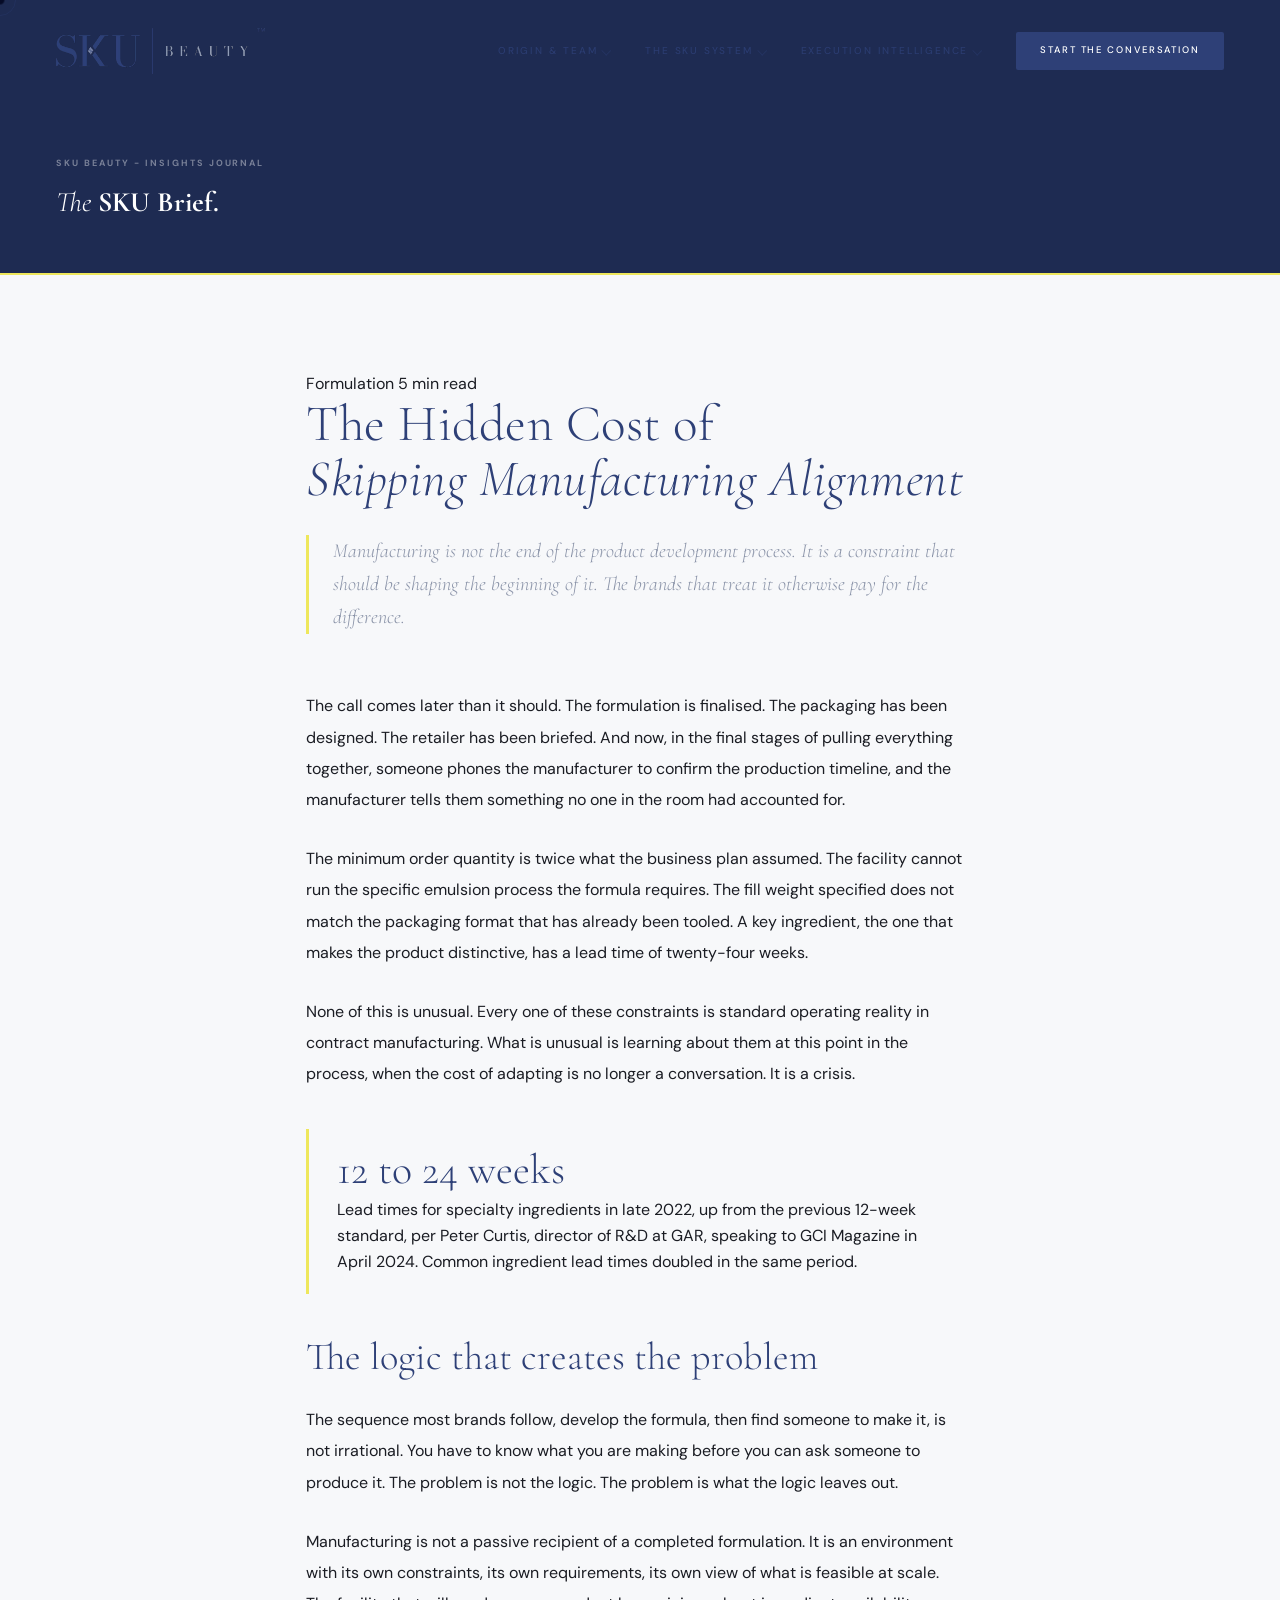
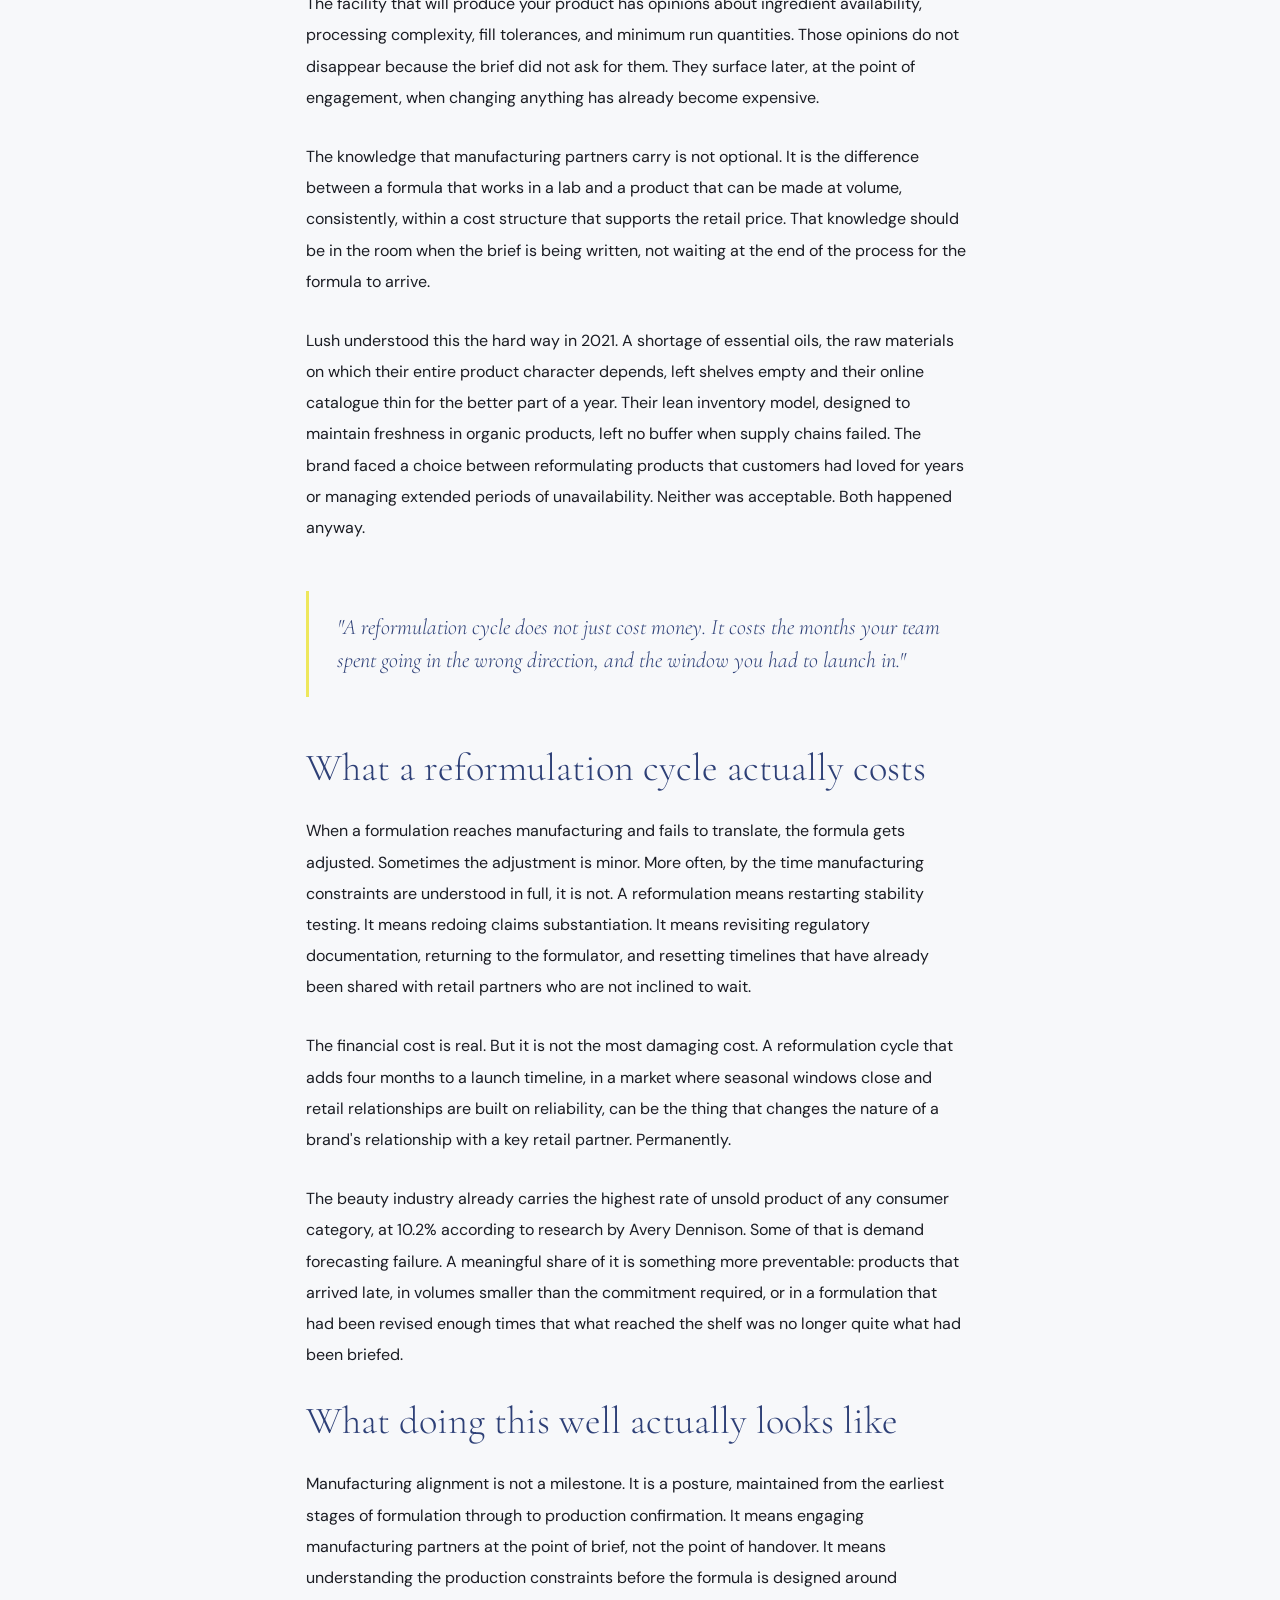
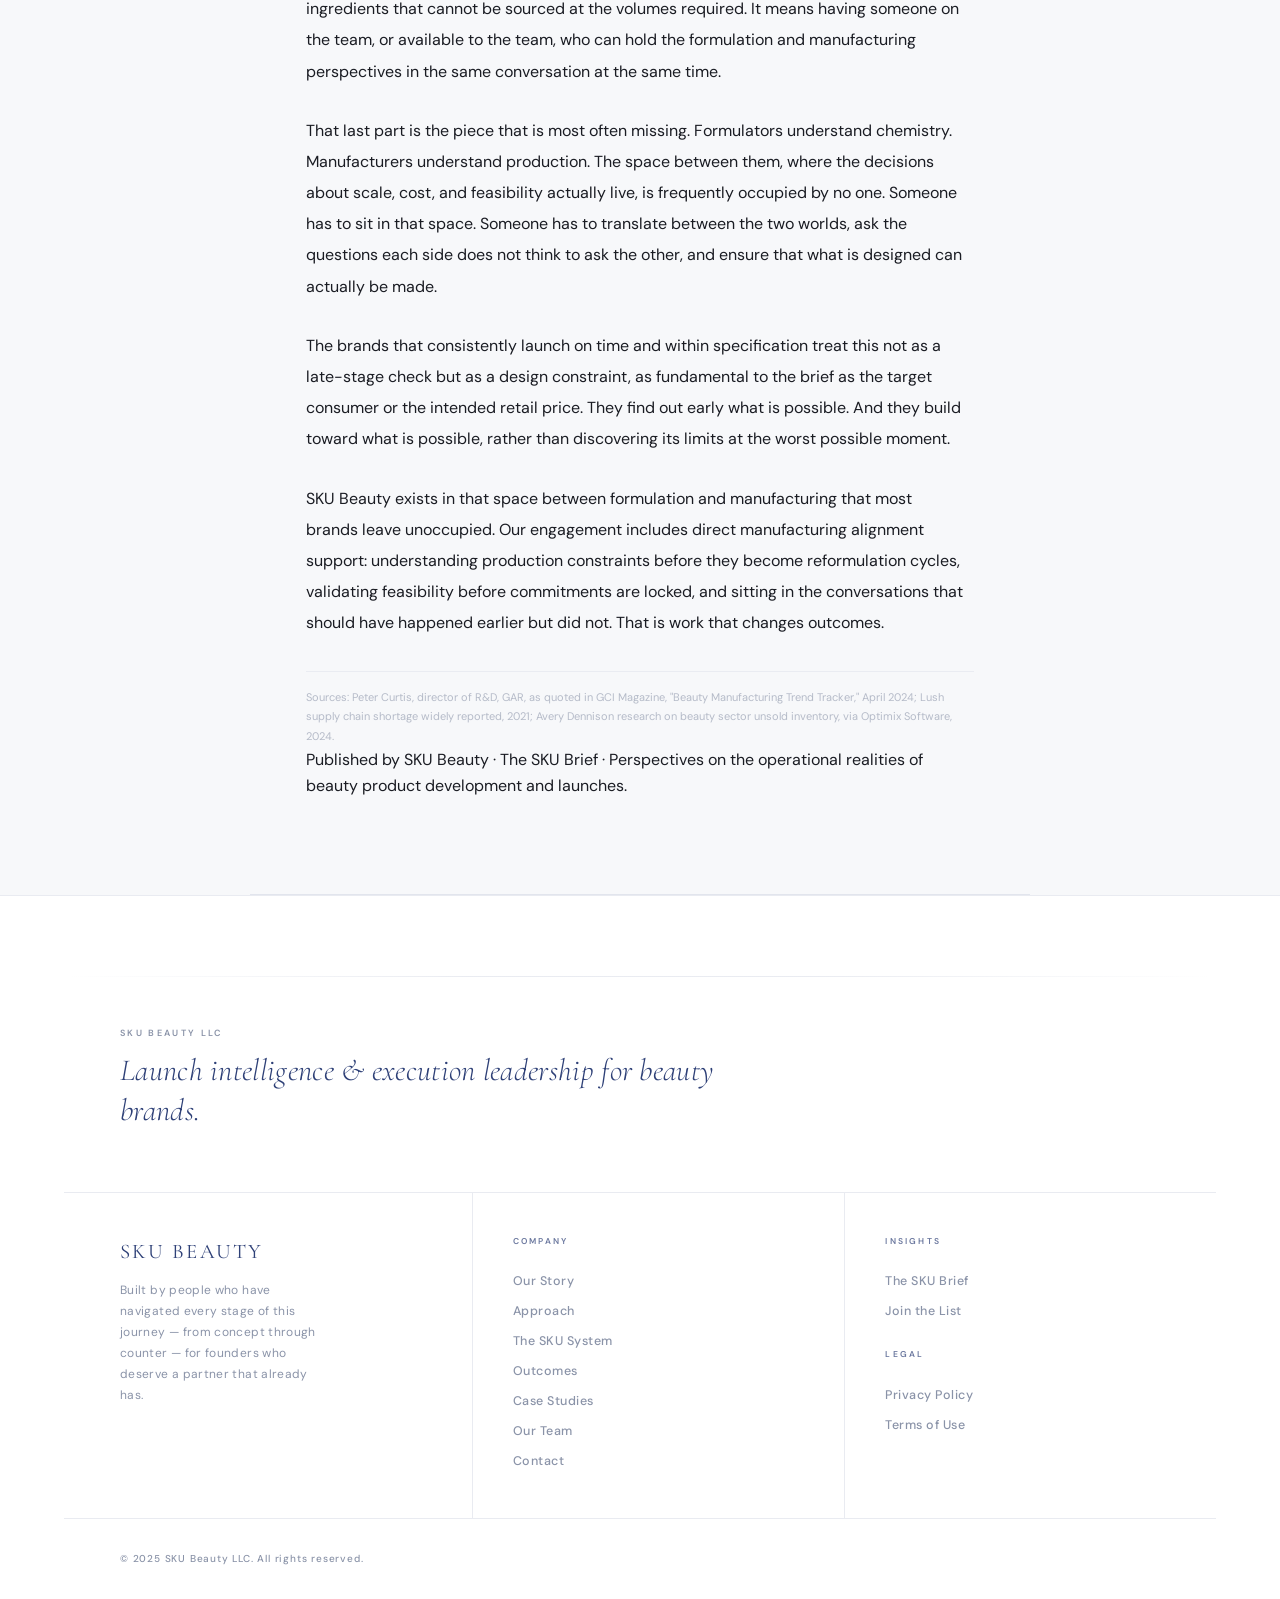
<file: sku-article-manufacturing-alignment.html>
<!DOCTYPE html>
<html lang="en">
<head>
  <meta charset="UTF-8">
  <meta name="viewport" content="width=device-width, initial-scale=1.0">
  <title>The Hidden Cost of Skipping Manufacturing Alignment | The SKU Brief</title>
  <meta name="description" content="Manufacturing is not the end of the product development process. It is a constraint that should be shaping the beginning of it.">

  <link rel="icon" type="image/png" href="[data-uri]">
  
  <link rel="preconnect" href="https://fonts.googleapis.com">
  <link rel="dns-prefetch" href="https://formspree.io">
  <link rel="preconnect" href="https://fonts.gstatic.com" crossorigin>
  <link href="https://fonts.googleapis.com/css2?family=Bebas+Neue&family=Cormorant+Garamond:ital,wght@0,300;0,400;0,600;1,300;1,400;1,600&family=DM+Sans:wght@300;400;500;600&display=swap&font-display=swap" rel="stylesheet">
  
  <link rel="stylesheet" href="style.css">
</head>
<body>

<div class="cursor" id="cursor"></div>
<div class="cursor-ring" id="cursorRing"></div>

 <!-- ═══ NAV ═══ -->
    <nav class="nav" id="nav" role="navigation" aria-label="Main navigation">
        <a href="/" class="nav-logo" aria-label="SKU Beauty">
            <img src="[data-uri]"
                alt="SKU Beauty">
        </a>
        <ul class="nav-links">

            <!-- 1. Origin & Team -->
            <li class="nav-item">
                <button type="button" aria-haspopup="true">Origin &amp; Team<span class="nav-chevron"></span></button>
                <div class="nav-dropdown" role="menu">
                    <a href="our-story.html#origin" class="nav-dd-link" role="menuitem">
                        <div class="nav-dd-link-inner">
                            <span>The Beginning</span>
                            <span class="nav-dd-sub">How SKU Beauty came to be</span>
                        </div>
                    </a>
                    <a href="our-story.html#problem-band" class="nav-dd-link" role="menuitem">
                        <div class="nav-dd-link-inner">
                            <span>The Industry Glitch</span>
                            <span class="nav-dd-sub">The broken system we set out to fix</span>
                        </div>
                    </a>
                    <a href="our-story.html#mission" class="nav-dd-link" role="menuitem">
                        <div class="nav-dd-link-inner">
                            <span>Mission</span>
                            <span class="nav-dd-sub">Why we exist</span>
                        </div>
                    </a>
                    <a href="our-story.html#stand-for" class="nav-dd-link" role="menuitem">
                        <div class="nav-dd-link-inner">
                            <span>What We Stand For</span>
                            <span class="nav-dd-sub">Our operating principles</span>
                        </div>
                    </a>
                    <a href="our-story.html#credentials" class="nav-dd-link" role="menuitem">
                        <div class="nav-dd-link-inner">
                            <span>Experience &amp; Credentials</span>
                            <span class="nav-dd-sub">The depth behind our work</span>
                        </div>
                    </a>
                    <a href="our-story.html#team" class="nav-dd-link" role="menuitem">
                        <div class="nav-dd-link-inner">
                            <span>The Team</span>
                            <span class="nav-dd-sub">The people behind SKU Beauty</span>
                        </div>
                    </a>
                </div>
            </li>

            <!-- 3. Services -->
            <li class="nav-item">
                <button type="button" aria-haspopup="true">The SKU System<span class="nav-chevron"></span></button>
                <div class="nav-dropdown" role="menu">
                    <a href="index.html#approach" class="nav-dd-link" role="menuitem">
                        <div class="nav-dd-link-inner">
                            <span>Services</span>
                            <span class="nav-dd-sub">Three pillars. Does all the work.</span>
                        </div>
                    </a>
                    <a href="index.html#outcomes" class="nav-dd-link" role="menuitem">
                        <div class="nav-dd-link-inner">
                            <span>Outcomes</span>
                            <span class="nav-dd-sub">What you walk away with.</span>
                        </div>
                    </a>
                    <a href="index.html#fit" class="nav-dd-link" role="menuitem">
                        <div class="nav-dd-link-inner">
                            <span>Is SKU Right for You?</span>
                            <span class="nav-dd-sub">Find out if we're the right fit</span>
                        </div>
                    </a>
                    <a href="index.html#begin" class="nav-dd-link" role="menuitem">
                        <div class="nav-dd-link-inner">
                            <span>How Engagements Begin</span>
                            <span class="nav-dd-sub">What to expect when you reach out</span>
                        </div>
                    </a>
                </div>
            </li>

            <!-- 4. Execution Intelligence -->
            <li class="nav-item">
                <button type="button" aria-haspopup="true">Execution Intelligence<span
                        class="nav-chevron"></span></button>
                <div class="nav-dropdown" role="menu">
                    <a href="index.html#brief" class="nav-dd-link" role="menuitem">
                        <div class="nav-dd-link-inner">
                            <span>The SKU Brief</span>
                            <span class="nav-dd-sub">Insights &amp; industry intelligence</span>
                        </div>
                    </a>
                    <a href="index.html#cases" class="nav-dd-link" role="menuitem">
                        <div class="nav-dd-link-inner">
                            <span>Case Studies</span>
                            <span class="nav-dd-sub">Real brands, real results</span>
                        </div>
                    </a>
                    <a href="index.html#newsletter" class="nav-dd-link" role="menuitem">
                        <div class="nav-dd-link-inner">
                            <span>Join the List</span>
                            <span class="nav-dd-sub">Get the Brief in your inbox</span>
                        </div>
                    </a>
                </div>
            </li>

            <li><a href="index.html#contact" class="nav-cta">Start the Conversation</a></li>
        </ul>
    </nav>
    
<header class="journal-header" style="padding-top: 156px;">
  <div class="journal-label">SKU Beauty - Insights Journal</div>
  <div class="journal-title"><em>The</em> <strong>SKU Brief.</strong></div>
</header>

<article class="article">
  <div class="article-meta">
    <span class="article-tag">Formulation</span>
    <span class="article-read">5 min read</span>
  </div>

  <h1 class="article-title">The Hidden Cost of<br><em>Skipping Manufacturing Alignment</em></h1>

  <p class="article-intro">Manufacturing is not the end of the product development process. It is a constraint that should be shaping the beginning of it. The brands that treat it otherwise pay for the difference.</p>

  <div class="article-body">

    <p>The call comes later than it should. The formulation is finalised. The packaging has been designed. The retailer has been briefed. And now, in the final stages of pulling everything together, someone phones the manufacturer to confirm the production timeline, and the manufacturer tells them something no one in the room had accounted for.</p>

    <p>The minimum order quantity is twice what the business plan assumed. The facility cannot run the specific emulsion process the formula requires. The fill weight specified does not match the packaging format that has already been tooled. A key ingredient, the one that makes the product distinctive, has a lead time of twenty-four weeks.</p>

    <p>None of this is unusual. Every one of these constraints is standard operating reality in contract manufacturing. What is unusual is learning about them at this point in the process, when the cost of adapting is no longer a conversation. It is a crisis.</p>

    <div class="article-stat">
      <div class="article-stat-num">12 to 24 weeks</div>
      <div class="article-stat-label">Lead times for specialty ingredients in late 2022, up from the previous 12-week standard, per Peter Curtis, director of R&D at GAR, speaking to GCI Magazine in April 2024. Common ingredient lead times doubled in the same period.</div>
    </div>

    <h2>The logic that creates the problem</h2>

    <p>The sequence most brands follow, develop the formula, then find someone to make it, is not irrational. You have to know what you are making before you can ask someone to produce it. The problem is not the logic. The problem is what the logic leaves out.</p>

    <p>Manufacturing is not a passive recipient of a completed formulation. It is an environment with its own constraints, its own requirements, its own view of what is feasible at scale. The facility that will produce your product has opinions about ingredient availability, processing complexity, fill tolerances, and minimum run quantities. Those opinions do not disappear because the brief did not ask for them. They surface later, at the point of engagement, when changing anything has already become expensive.</p>

    <p>The knowledge that manufacturing partners carry is not optional. It is the difference between a formula that works in a lab and a product that can be made at volume, consistently, within a cost structure that supports the retail price. That knowledge should be in the room when the brief is being written, not waiting at the end of the process for the formula to arrive.</p>

    <p>Lush understood this the hard way in 2021. A shortage of essential oils, the raw materials on which their entire product character depends, left shelves empty and their online catalogue thin for the better part of a year. Their lean inventory model, designed to maintain freshness in organic products, left no buffer when supply chains failed. The brand faced a choice between reformulating products that customers had loved for years or managing extended periods of unavailability. Neither was acceptable. Both happened anyway.</p>

    <div class="article-pull">"A reformulation cycle does not just cost money. It costs the months your team spent going in the wrong direction, and the window you had to launch in."</div>

    <h2>What a reformulation cycle actually costs</h2>

    <p>When a formulation reaches manufacturing and fails to translate, the formula gets adjusted. Sometimes the adjustment is minor. More often, by the time manufacturing constraints are understood in full, it is not. A reformulation means restarting stability testing. It means redoing claims substantiation. It means revisiting regulatory documentation, returning to the formulator, and resetting timelines that have already been shared with retail partners who are not inclined to wait.</p>

    <p>The financial cost is real. But it is not the most damaging cost. A reformulation cycle that adds four months to a launch timeline, in a market where seasonal windows close and retail relationships are built on reliability, can be the thing that changes the nature of a brand's relationship with a key retail partner. Permanently.</p>

    <p>The beauty industry already carries the highest rate of unsold product of any consumer category, at 10.2% according to research by Avery Dennison. Some of that is demand forecasting failure. A meaningful share of it is something more preventable: products that arrived late, in volumes smaller than the commitment required, or in a formulation that had been revised enough times that what reached the shelf was no longer quite what had been briefed.</p>

    <h2>What doing this well actually looks like</h2>

    <p>Manufacturing alignment is not a milestone. It is a posture, maintained from the earliest stages of formulation through to production confirmation. It means engaging manufacturing partners at the point of brief, not the point of handover. It means understanding the production constraints before the formula is designed around ingredients that cannot be sourced at the volumes required. It means having someone on the team, or available to the team, who can hold the formulation and manufacturing perspectives in the same conversation at the same time.</p>

    <p>That last part is the piece that is most often missing. Formulators understand chemistry. Manufacturers understand production. The space between them, where the decisions about scale, cost, and feasibility actually live, is frequently occupied by no one. Someone has to sit in that space. Someone has to translate between the two worlds, ask the questions each side does not think to ask the other, and ensure that what is designed can actually be made.</p>

    <p>The brands that consistently launch on time and within specification treat this not as a late-stage check but as a design constraint, as fundamental to the brief as the target consumer or the intended retail price. They find out early what is possible. And they build toward what is possible, rather than discovering its limits at the worst possible moment.</p>

    <p>SKU Beauty exists in that space between formulation and manufacturing that most brands leave unoccupied. Our engagement includes direct manufacturing alignment support: understanding production constraints before they become reformulation cycles, validating feasibility before commitments are locked, and sitting in the conversations that should have happened earlier but did not. That is work that changes outcomes.</p>

    <div class="article-source">Sources: Peter Curtis, director of R&D, GAR, as quoted in GCI Magazine, "Beauty Manufacturing Trend Tracker," April 2024; Lush supply chain shortage widely reported, 2021; Avery Dennison research on beauty sector unsold inventory, via Optimix Software, 2024.</div>
    <div class="article-close">Published by SKU Beauty · The SKU Brief · Perspectives on the operational realities of beauty product development and launches.</div>
  </div>
</article>
<!-- ═══ FOOTER ═══ -->
<footer class="footer" role="contentinfo">
  <div class="footer-rule-top"></div>

  <!-- Tagline band -->
  <div class="footer-tagline-band">
    <p class="footer-tagline-eyebrow">SKU Beauty LLC</p>
    <p class="footer-tagline">Launch intelligence &amp; execution leadership for beauty brands.</p>
  </div>

  <!-- Three-column nav grid -->
  <div class="footer-top">

    <!-- Brand identity -->
    <div class="footer-brand-col">
      <div class="footer-wordmark">SKU<span>&nbsp;</span>Beauty</div>
      <p class="footer-brand-desc">Built by people who have navigated every stage of this journey — from concept through counter — for founders who deserve a partner that already has.</p>
    </div>

    <!-- Company links -->
    <div class="footer-nav-group">
      <div class="footer-nav-label">Company</div>
      <a href="sku-why-we-started.html" class="footer-nav-link">Our Story</a>
      <a href="index.html#approach" class="footer-nav-link">Approach</a>
      <a href="index.html#sku-system" class="footer-nav-link">The SKU System</a>
      <a href="index.html#outcomes" class="footer-nav-link">Outcomes</a>
      <a href="index.html#cases" class="footer-nav-link">Case Studies</a>
      <a href="our-story.html#team" class="footer-nav-link">Our Team</a>
      <a href="index.html#contact" class="footer-nav-link">Contact</a>
    </div>

    <!-- Insights + Legal links -->
    <div class="footer-nav-group">
      <div class="footer-nav-label">Insights</div>
      <a href="insights.html" class="footer-nav-link">The SKU Brief</a>
      <a href="index.html#newsletter" class="footer-nav-link">Join the List</a>
      <div class="footer-nav-label" style="margin-top:22px;">Legal</div>
      <a href="privacy-policy.html" class="footer-nav-link">Privacy Policy</a>
      <a href="terms.html" class="footer-nav-link">Terms of Use</a>
    </div>

  </div>

  <!-- Bottom bar -->
  <div class="footer-bottom">
    <span class="footer-copy">&copy; 2025 SKU Beauty LLC. All rights reserved.</span>
  </div>
</footer>

<script src="main.js"></script>
</body>
</html>
</file>
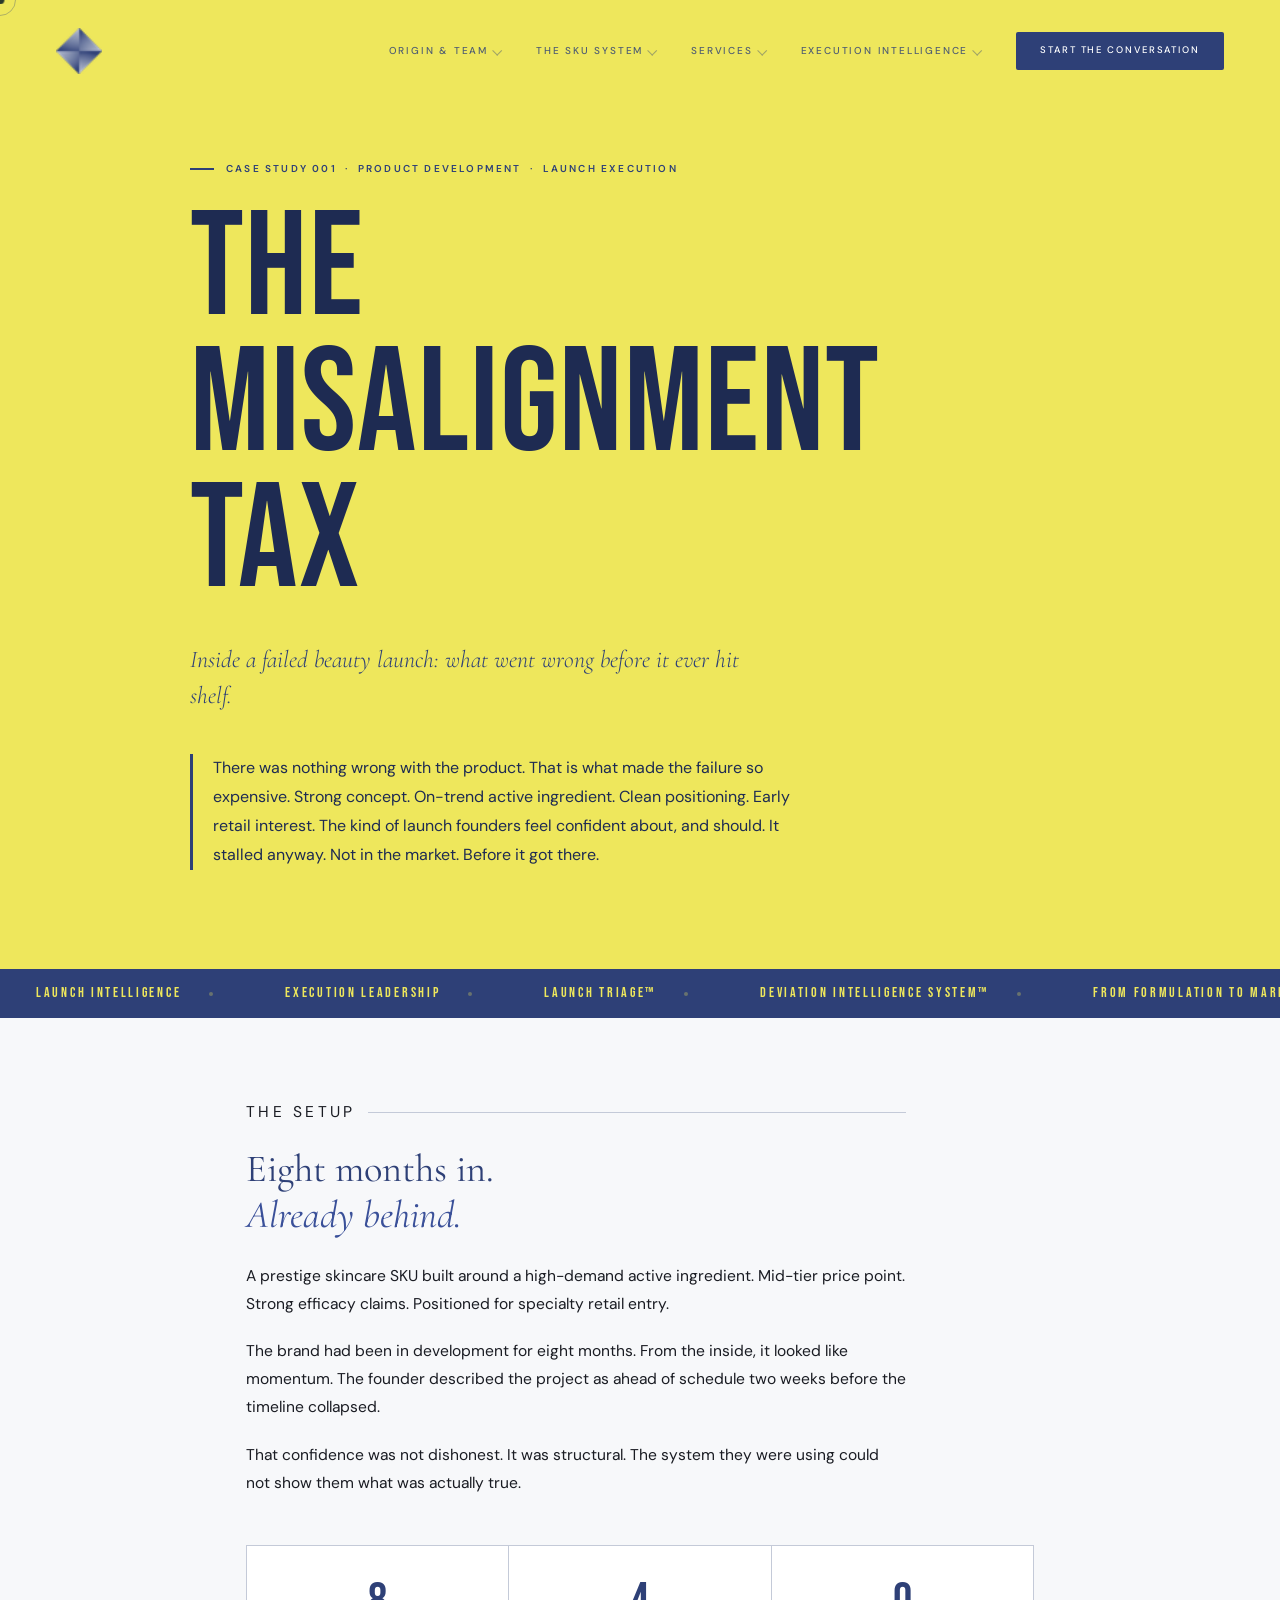
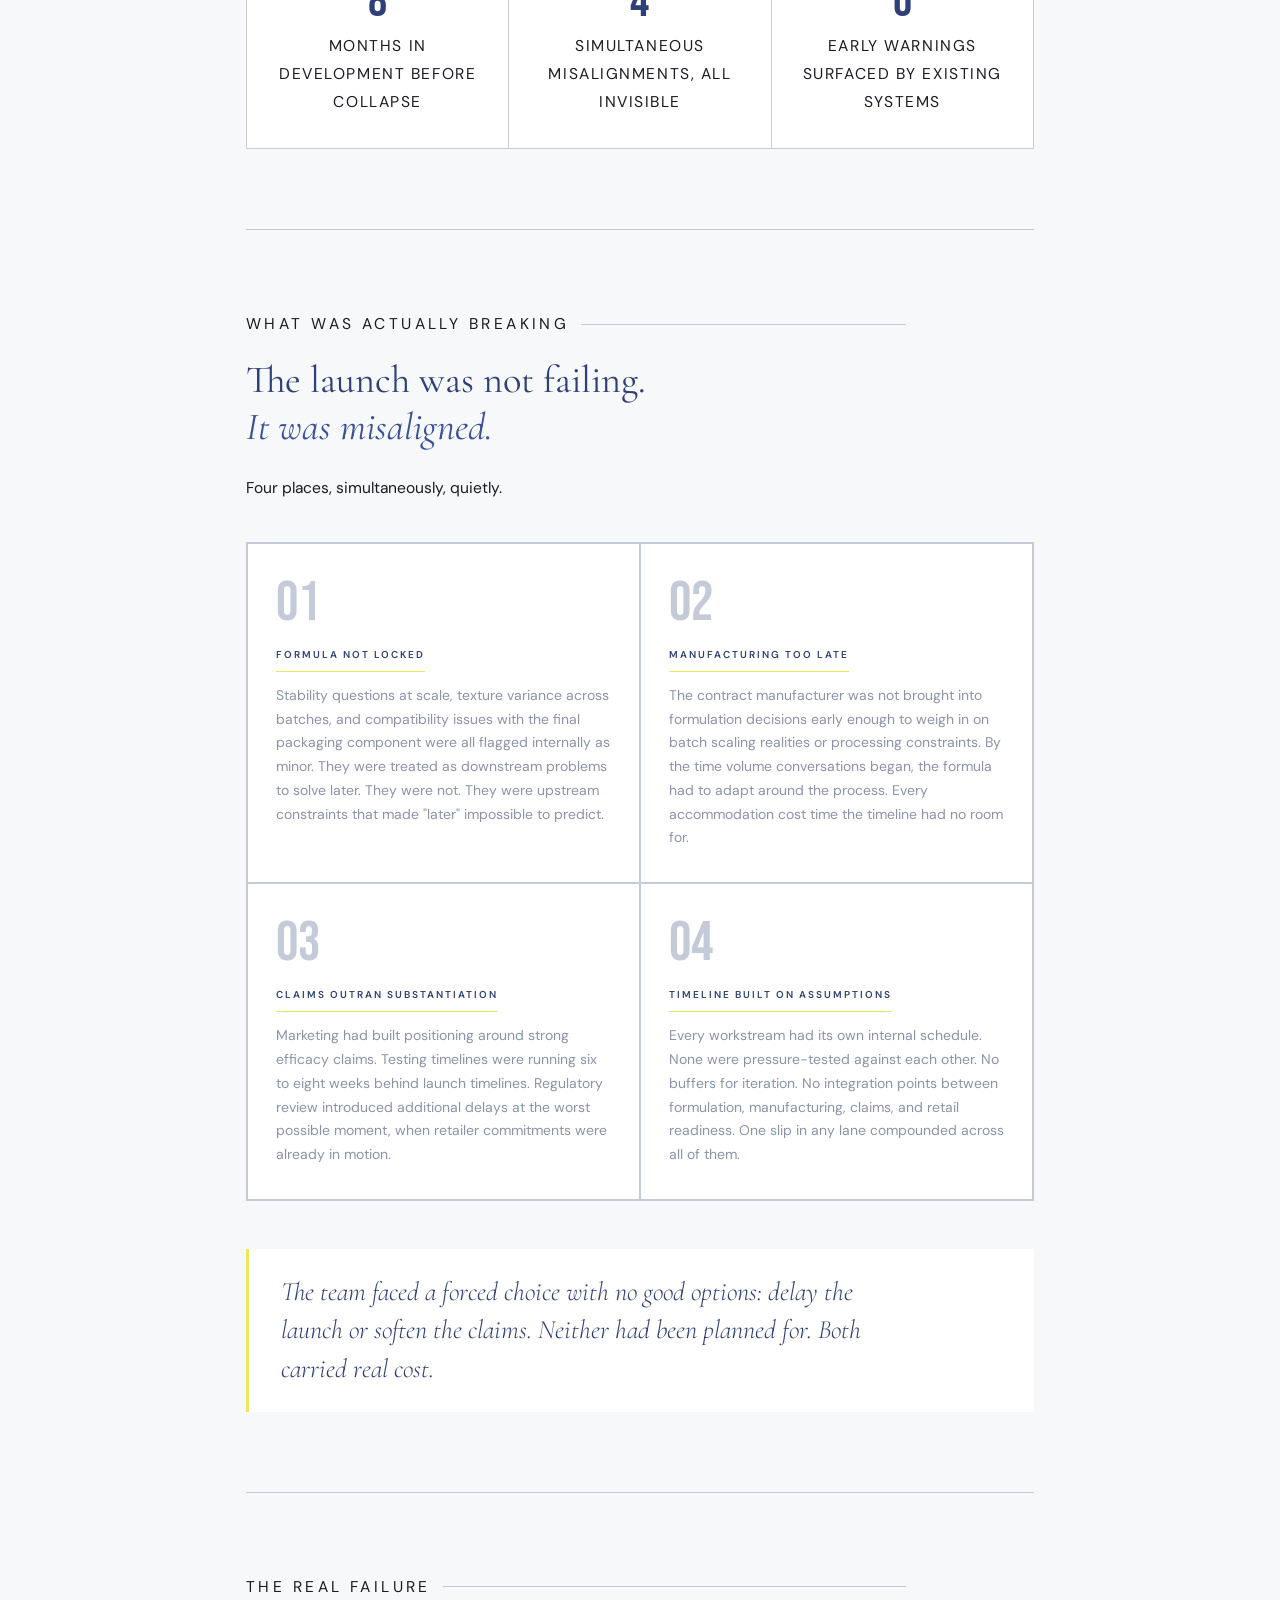
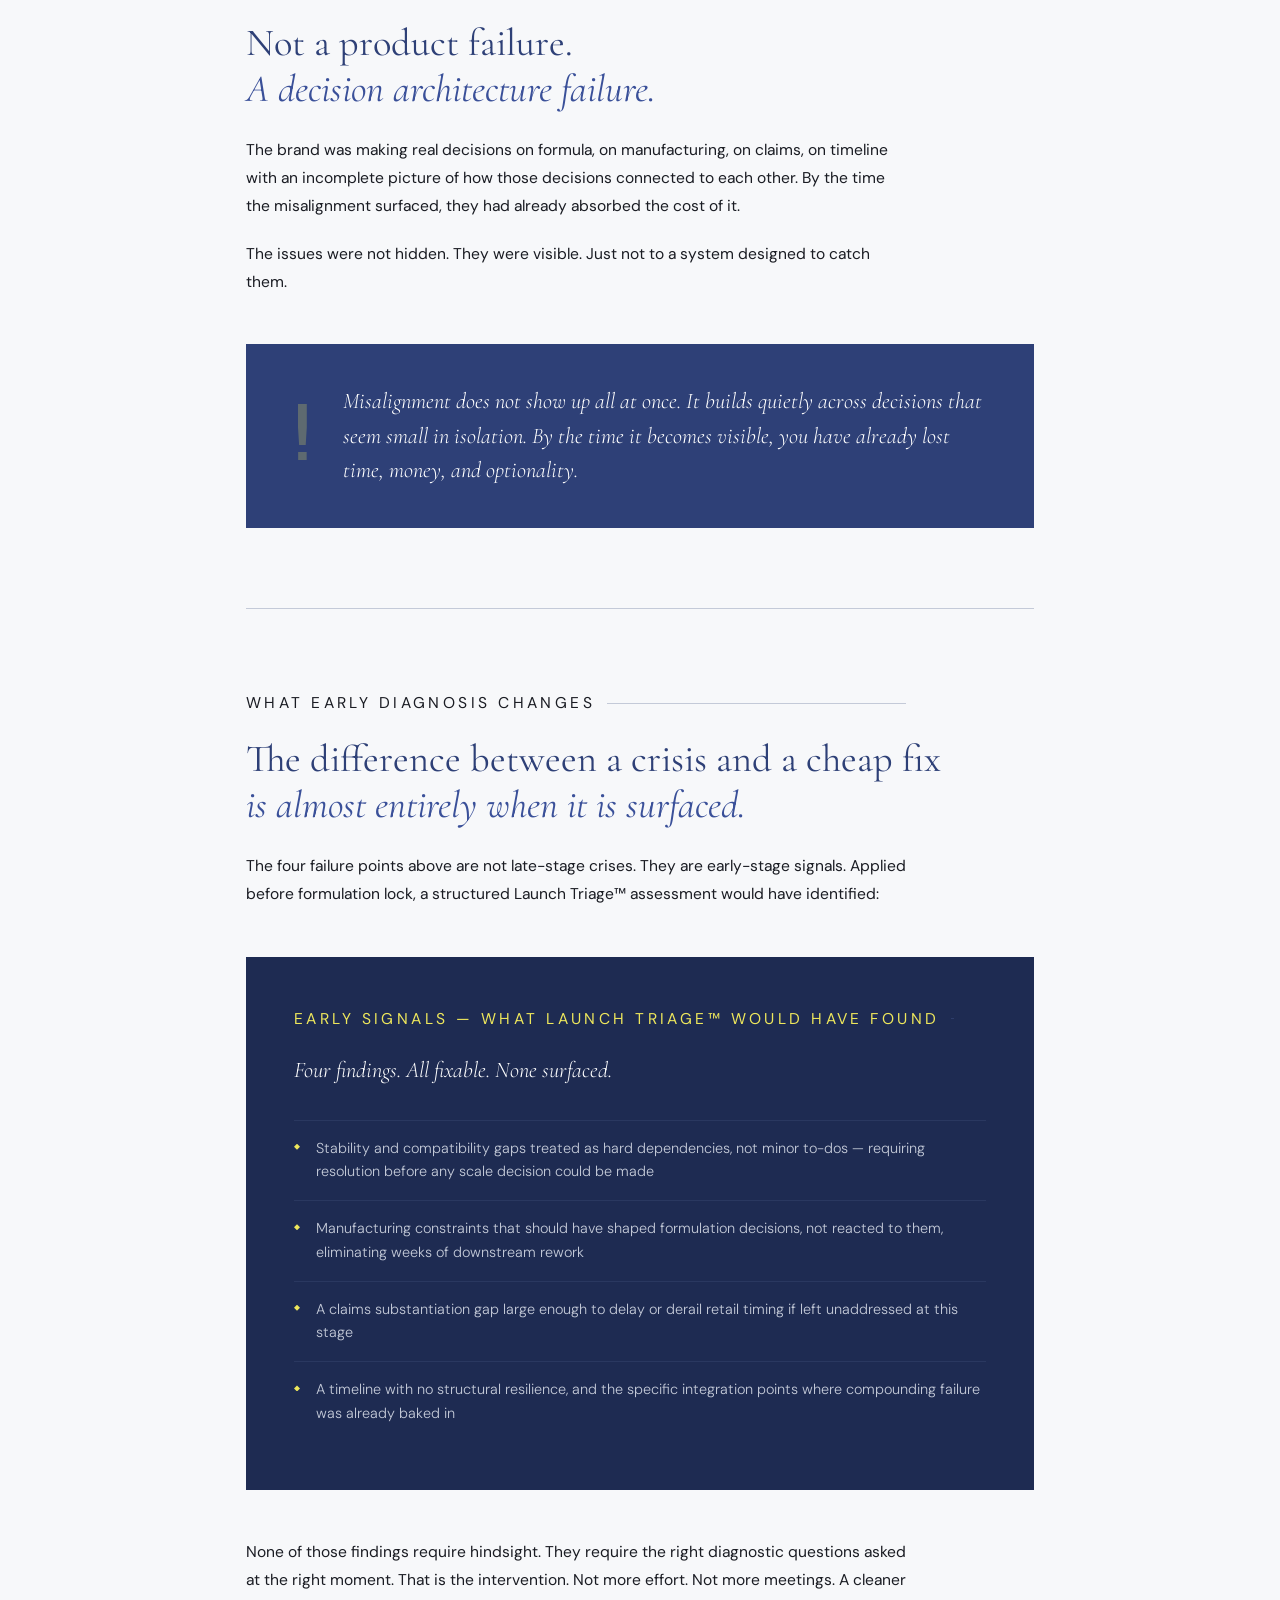
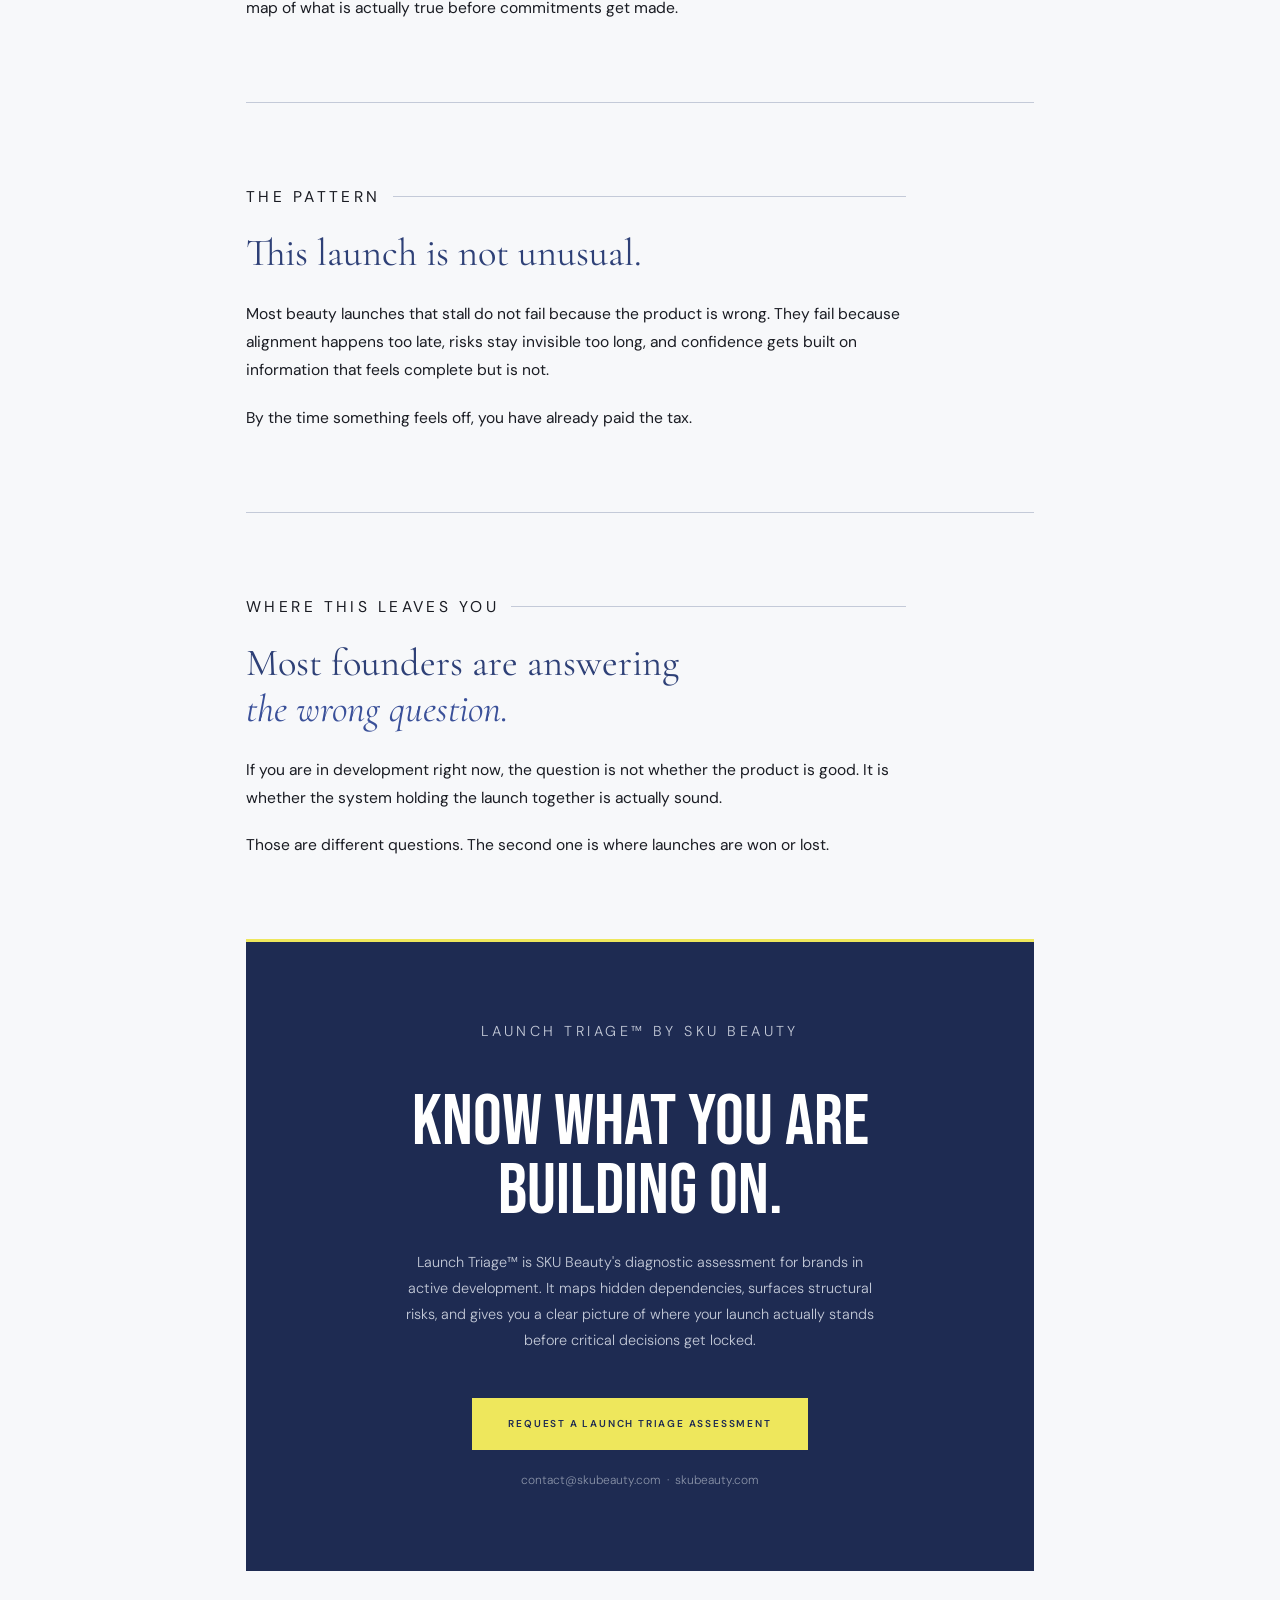
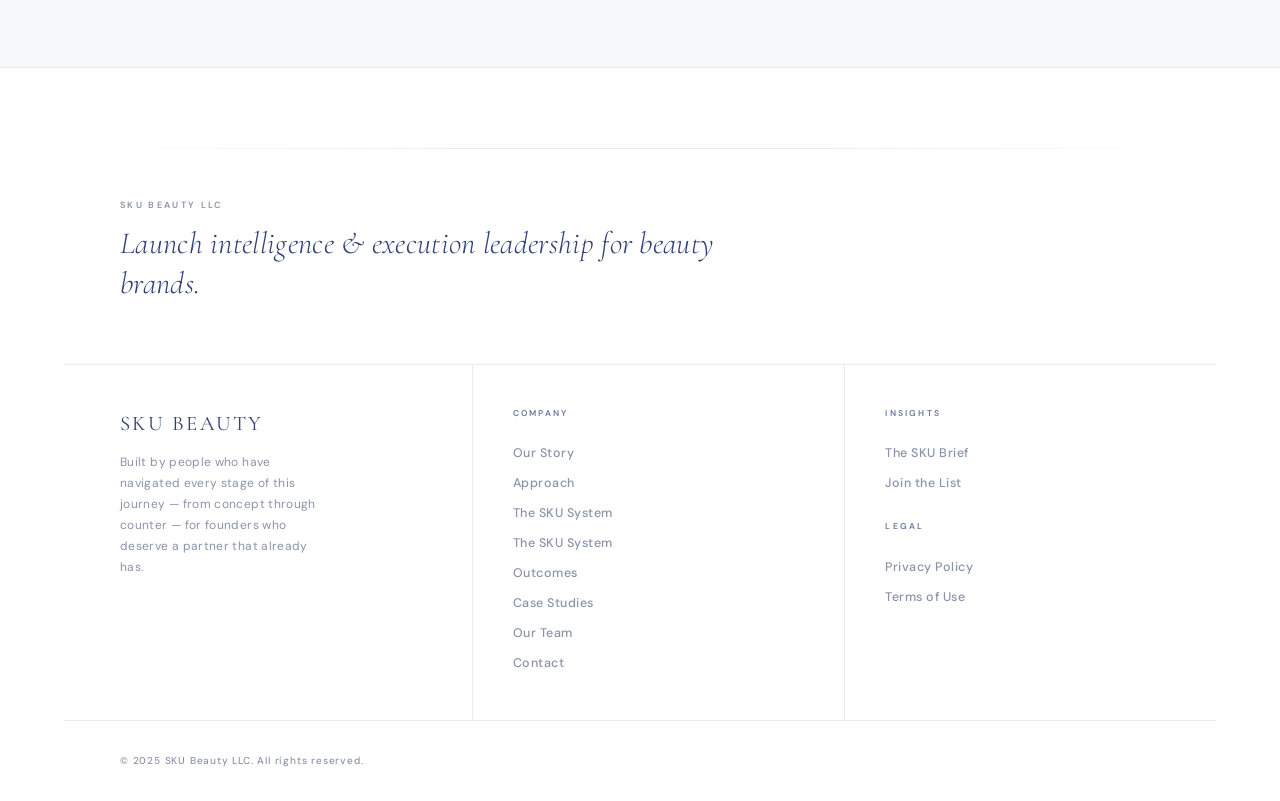
<file: sku-beauty-misalignment-tax (1).html>
<!DOCTYPE html>
<html lang="en">
<head>
  <meta charset="UTF-8" />
  <meta name="viewport" content="width=device-width, initial-scale=1.0" />
  <title>The Misalignment Tax | SKU Beauty™</title>
  <meta name="description" content="A case study by SKU Beauty™. Most beauty launches don't fail because the product is wrong. They fail because alignment happens too late." />
  
  <link rel="preconnect" href="https://fonts.googleapis.com" />
  <link rel="dns-prefetch" href="https://formspree.io">
  <link rel="preconnect" href="https://fonts.gstatic.com" crossorigin />
  <link href="https://fonts.googleapis.com/css2?family=Bebas+Neue&family=Cormorant+Garamond:ital,wght@0,300;0,400;0,600;1,300;1,400;1,600&family=DM+Sans:wght@300;400;500;600&display=swap&font-display=swap" rel="stylesheet" />

  <link rel="stylesheet" href="style.css">

  <style>
    /* ── CASE STUDY SPECIFIC STYLES ── */
    /* These styles handle the unique layout blocks of this specific case study */
    
    .cs-hero { background: var(--yellow); padding: 160px 56px 80px; opacity: 0; animation: fadeUp 0.7s ease forwards 0.15s; }
    .cs-hero-inner { max-width: 900px; margin: 0 auto; }
    .cs-hero-eyebrow { font-family: var(--font-body); font-size: 10px; font-weight: 600; letter-spacing: 0.22em; text-transform: uppercase; color: var(--navy); margin-bottom: 1.5rem; display: flex; align-items: center; gap: 0.75rem; }
    .cs-hero-eyebrow::before { content: ''; display: block; width: 24px; height: 2px; background: var(--navy); }
    .cs-hero h1 { font-family: var(--font-display); font-size: clamp(72px, 13vw, 148px); line-height: 0.92; color: var(--navy-deep); letter-spacing: 0.01em; margin-bottom: 2rem; }
    .cs-hero-sub { font-family: var(--font-serif); font-size: clamp(1.1rem, 2.2vw, 1.5rem); font-weight: 300; font-style: italic; color: var(--navy); max-width: 560px; line-height: 1.5; margin-bottom: 2.5rem; }
    .cs-hero-lede { font-family: var(--font-body); font-size: 1rem; font-weight: 400; color: var(--navy-deep); max-width: 620px; line-height: 1.8; border-left: 3px solid var(--navy); padding-left: 1.25rem; }

    .cs-article { max-width: 900px; margin: 0 auto; padding: 5rem 56px 6rem; opacity: 0; animation: fadeUp 0.8s ease forwards 0.3s; }
    .s-label { font-family: var(--font-body); font-size: 10px; font-weight: 600; letter-spacing: 0.22em; text-transform: uppercase; color: var(--navy); display: flex; align-items: center; gap: 0.75rem; margin-bottom: 1.75rem; }
    .s-label::after { content: ''; flex: 1; height: 1px; background: var(--slate-light); }

    .cs-article h2 { font-family: var(--font-serif); font-weight: 400; font-size: clamp(1.7rem, 3.5vw, 2.4rem); line-height: 1.2; color: var(--navy); margin-bottom: 1.5rem; }
    .cs-article h2 em { font-style: italic; color: var(--navy-mid); }
    .cs-article h3 { font-family: var(--font-serif); font-weight: 600; font-size: 1.15rem; color: var(--navy); margin-bottom: 0.6rem; }
    .cs-article p { font-size: 0.975rem; font-weight: 400; color: var(--ink); line-height: 1.8; max-width: 660px; margin-bottom: 1.2rem; }
    .cs-article p:last-child { margin-bottom: 0; }
    .cs-section { margin-bottom: 5rem; }
    hr.divider { border: none; border-top: 1px solid var(--slate-light); margin: 0 0 5rem; }

    .pull-quote { border-left: 3px solid var(--yellow); padding: 1.5rem 0 1.5rem 2rem; margin: 3rem 0; background: var(--white); }
    .pull-quote p { font-family: var(--font-serif); font-size: clamp(1.25rem, 2.5vw, 1.65rem); font-weight: 300; font-style: italic; color: var(--navy); line-height: 1.45; max-width: 580px; margin: 0; }

    .failure-grid { display: grid; grid-template-columns: 1fr 1fr; gap: 2px; background: var(--slate-light); border: 2px solid var(--slate-light); margin: 2.5rem 0; }
    .f-card { background: var(--white); padding: 2rem 1.75rem; transition: background 0.18s ease; position: relative; cursor: none; }
    .f-card:hover { background: var(--diamond); }
    .f-card-num { font-family: var(--font-display); font-size: 3.5rem; line-height: 1; color: var(--slate-light); margin-bottom: 0.5rem; }
    .f-card-label { font-family: var(--font-body); font-size: 10px; font-weight: 600; letter-spacing: 0.2em; text-transform: uppercase; color: var(--navy); margin-bottom: 0.75rem; padding-bottom: 0.5rem; border-bottom: 1px solid var(--yellow); display: inline-block; }
    .f-card p { font-size: 0.875rem; color: var(--slate); line-height: 1.7; margin: 0; }

    .signals-box { background: var(--navy-deep); padding: 3rem 3rem 3rem; margin: 3rem 0; }
    .signals-box .s-label { color: var(--yellow); }
    .signals-box .s-label::after { background: #2E3D6A; }
    .signals-box h3 { font-family: var(--font-serif); font-weight: 300; font-size: 1.4rem; font-style: italic; color: var(--white); margin-bottom: 2rem; }
    .signal-list { list-style: none; padding: 0; }
    .signal-list li { font-family: var(--font-body); font-size: 0.9rem; font-weight: 300; color: var(--slate-light); padding: 1rem 0; border-top: 1px solid #2A3860; display: flex; align-items: flex-start; gap: 1rem; line-height: 1.65; }
    .signal-list li::before { content: ''; display: block; width: 6px; height: 6px; min-width: 6px; background: var(--yellow); clip-path: polygon(50% 0%, 100% 50%, 50% 100%, 0% 50%); margin-top: 0.45rem; }

    .stat-strip { display: grid; grid-template-columns: repeat(3, 1fr); gap: 0; border: 1px solid var(--slate-light); margin: 3rem 0; background: var(--slate-light); gap: 1px; }
    .stat-item { background: var(--white); padding: 2rem 1.75rem; text-align: center; }
    .stat-num { font-family: var(--font-display); font-size: 3rem; color: var(--navy); line-height: 1; margin-bottom: 0.4rem; }
    .stat-desc { font-family: var(--font-body); font-size: 11px; font-weight: 500; letter-spacing: 0.1em; text-transform: uppercase; color: var(--slate); line-height: 1.4; margin: 0; max-width: 100%; }

    .callout { background: var(--navy); padding: 2.5rem 3rem; margin: 3rem 0; display: flex; gap: 2rem; align-items: center; }
    .callout-illo { font-family: var(--font-display); font-size: 5rem; color: var(--yellow); line-height: 1; flex-shrink: 0; opacity: 0.25; }
    .callout p { font-family: var(--font-serif); font-size: clamp(1.1rem, 2vw, 1.4rem); font-weight: 300; font-style: italic; color: var(--white); line-height: 1.55; margin: 0; max-width: 100%; }

    .cta-block { background: var(--navy-deep); padding: 5rem 3rem; text-align: center; margin-top: 5rem; position: relative; }
    .cta-block::before { content: ''; position: absolute; top: 0; left: 0; right: 0; height: 3px; background: var(--yellow); }
    .cta-eyebrow { font-family: var(--font-body); font-size: 10px; font-weight: 600; letter-spacing: 0.24em; text-transform: uppercase; color: var(--yellow); margin-bottom: 1.75rem; }
    .cta-block h2 { font-family: var(--font-display); font-size: clamp(2.5rem, 6vw, 4.5rem); line-height: 0.95; color: var(--white); margin-bottom: 1.5rem; max-width: 100%; }
    .cta-block p { font-size: 0.9rem; font-weight: 300; color: var(--slate-light); max-width: 480px; margin: 0 auto 2.75rem; line-height: 1.8; }
    .cta-btn { display: inline-flex; align-items: center; justify-content: center; gap: 8px; background: var(--yellow); color: var(--navy-deep); text-decoration: none; font-family: var(--font-body); font-size: 10px; font-weight: 600; letter-spacing: 0.18em; text-transform: uppercase; padding: 18px 36px; transition: background 0.2s ease, transform 0.2s; cursor: none; }
    .cta-btn:hover { background: var(--yellow-d); transform: translateY(-2px); }
    .cta-sub { margin-top: 1.25rem !important; font-size: 12px !important; color: var(--slate) !important; }

    @media (max-width: 768px) {
      .cs-hero { padding: 120px 28px 60px; }
      .cs-article { padding: 3.5rem 28px 4rem; }
      .failure-grid { grid-template-columns: 1fr; }
      .stat-strip { grid-template-columns: 1fr; }
      .callout { flex-direction: column; gap: 0.5rem; }
      .callout-illo { font-size: 3rem; }
      .signals-box { padding: 2rem 1.5rem; }
      .cta-block { padding: 3.5rem 1.5rem; }
    }
  </style>
</head>
<body>

<div class="cursor" id="cursor"></div>
<div class="cursor-ring" id="cursorRing"></div>

<nav class="nav" role="navigation" id="main-nav">
  <div style="display:flex;align-items:center;gap:32px;">
    <a href="index.html" class="nav-logo" aria-label="SKU Beauty — Home">
      <img src="[data-uri]" alt="SKU Beauty" style="height:46px;width:auto;">
    </a>
  </div>
  <ul class="nav-links">
    <li class="nav-item">
      <button type="button" aria-haspopup="true">Origin &amp; Team<span class="nav-chevron"></span></button>
      <div class="nav-dropdown" role="menu">
        <a href="our-story.html" class="nav-dd-link" role="menuitem">
          <div class="nav-dd-link-inner"><span>Our Story</span></div>
        </a>
        <a href="our-story.html#team" class="nav-dd-link" role="menuitem">
          <div class="nav-dd-link-inner"><span>Our Team</span><span class="nav-dd-sub">The people behind SKU Beauty</span></div>
        </a>
      </div>
    </li>
    <li class="nav-item">
      <button type="button" aria-haspopup="true">The SKU System<span class="nav-chevron"></span></button>
      <div class="nav-dropdown" role="menu">
        <a href="index.html#approach" class="nav-dd-link" role="menuitem">
          <div class="nav-dd-link-inner"><span>Our Approach</span><span class="nav-dd-sub">How we think and work</span></div>
        </a>
        <a href="index.html#sku-system" class="nav-dd-link" role="menuitem">
          <div class="nav-dd-link-inner"><span>Closed-Loop System</span><span class="nav-dd-sub">The execution framework</span></div>
        </a>
      </div>
    </li>
    <li class="nav-item">
      <button type="button" aria-haspopup="true">Services<span class="nav-chevron"></span></button>
      <div class="nav-dropdown" role="menu">
        <a href="index.html#services" class="nav-dd-link" role="menuitem"><div class="nav-dd-link-inner"><span>Launch Intelligence &amp; Risk Control</span></div></a>
        <a href="index.html#services" class="nav-dd-link" role="menuitem"><div class="nav-dd-link-inner"><span>Fractional Leadership</span></div></a>
        <a href="index.html#services" class="nav-dd-link" role="menuitem"><div class="nav-dd-link-inner"><span>Innovative Formulations</span></div></a>
        <a href="index.html#fit" class="nav-dd-link" role="menuitem"><div class="nav-dd-link-inner"><span>Is SKU Right For You?</span></div></a>
      </div>
    </li>
    <li class="nav-item">
      <button type="button" aria-haspopup="true">Execution Intelligence<span class="nav-chevron"></span></button>
      <div class="nav-dropdown" role="menu">
        <a href="index.html#brief" class="nav-dd-link" role="menuitem"><div class="nav-dd-link-inner"><span>The SKU Brief</span><span class="nav-dd-sub">Insights for beauty operators</span></div></a>
        <a href="index.html#cases" class="nav-dd-link" role="menuitem"><div class="nav-dd-link-inner"><span>Case Studies</span><span class="nav-dd-sub">Real launches. Real results.</span></div></a>
      </div>
    </li>
    <li><a href="index.html#contact" class="nav-cta">Start the Conversation</a></li>
  </ul>
</nav>

<section class="cs-hero">
  <div class="cs-hero-inner">
    <p class="cs-hero-eyebrow">Case Study 001 &nbsp;·&nbsp; Product Development &nbsp;·&nbsp; Launch Execution</p>
    <h1>THE<br>MISALIGNMENT<br>TAX</h1>
    <p class="cs-hero-sub">Inside a failed beauty launch: what went wrong before it ever hit shelf.</p>
    <p class="cs-hero-lede">
      There was nothing wrong with the product. That is what made the failure so expensive.
      Strong concept. On-trend active ingredient. Clean positioning. Early retail interest.
      The kind of launch founders feel confident about, and should. It stalled anyway.
      Not in the market. Before it got there.
    </p>
  </div>
</section>

<div class="marquee" aria-hidden="true">
  <div class="marquee-track">
    <span class="marquee-item">Launch Intelligence <span class="marquee-sep"></span></span>
    <span class="marquee-item">Execution Leadership <span class="marquee-sep"></span></span>
    <span class="marquee-item">Launch Triage™ <span class="marquee-sep"></span></span>
    <span class="marquee-item">Deviation Intelligence System™ <span class="marquee-sep"></span></span>
    <span class="marquee-item">From Formulation to Market <span class="marquee-sep"></span></span>
    <span class="marquee-item">We Execute. <span class="marquee-sep"></span></span>
    <span class="marquee-item">Launch Intelligence <span class="marquee-sep"></span></span>
    <span class="marquee-item">Execution Leadership <span class="marquee-sep"></span></span>
    <span class="marquee-item">Launch Triage™ <span class="marquee-sep"></span></span>
    <span class="marquee-item">Deviation Intelligence System™ <span class="marquee-sep"></span></span>
    <span class="marquee-item">From Formulation to Market <span class="marquee-sep"></span></span>
    <span class="marquee-item">We Execute. <span class="marquee-sep"></span></span>
  </div>
</div>

<article class="cs-article">

  <div class="cs-section">
    <p class="s-label">The Setup</p>
    <h2>Eight months in.<br><em>Already behind.</em></h2>
    <p>
      A prestige skincare SKU built around a high-demand active ingredient. Mid-tier price point.
      Strong efficacy claims. Positioned for specialty retail entry.
    </p>
    <p>
      The brand had been in development for eight months. From the inside, it looked like momentum.
      The founder described the project as ahead of schedule two weeks before the timeline collapsed.
    </p>
    <p>
      That confidence was not dishonest. It was structural. The system they were using could not
      show them what was actually true.
    </p>

    <div class="stat-strip">
      <div class="stat-item">
        <div class="stat-num">8</div>
        <p class="stat-desc">Months in development before collapse</p>
      </div>
      <div class="stat-item">
        <div class="stat-num">4</div>
        <p class="stat-desc">Simultaneous misalignments, all invisible</p>
      </div>
      <div class="stat-item">
        <div class="stat-num">0</div>
        <p class="stat-desc">Early warnings surfaced by existing systems</p>
      </div>
    </div>
  </div>

  <hr class="divider" />

  <div class="cs-section">
    <p class="s-label">What Was Actually Breaking</p>
    <h2>The launch was not failing.<br><em>It was misaligned.</em></h2>
    <p>Four places, simultaneously, quietly.</p>

    <div class="failure-grid">
      <div class="f-card">
        <div class="f-card-num">01</div>
        <div class="f-card-label">Formula Not Locked</div>
        <p>
          Stability questions at scale, texture variance across batches, and compatibility issues
          with the final packaging component were all flagged internally as minor. They were treated
          as downstream problems to solve later. They were not. They were upstream constraints that
          made "later" impossible to predict.
        </p>
      </div>

      <div class="f-card">
        <div class="f-card-num">02</div>
        <div class="f-card-label">Manufacturing Too Late</div>
        <p>
          The contract manufacturer was not brought into formulation decisions early enough to weigh
          in on batch scaling realities or processing constraints. By the time volume conversations
          began, the formula had to adapt around the process. Every accommodation cost time the
          timeline had no room for.
        </p>
      </div>

      <div class="f-card">
        <div class="f-card-num">03</div>
        <div class="f-card-label">Claims Outran Substantiation</div>
        <p>
          Marketing had built positioning around strong efficacy claims. Testing timelines were
          running six to eight weeks behind launch timelines. Regulatory review introduced
          additional delays at the worst possible moment, when retailer commitments were already
          in motion.
        </p>
      </div>

      <div class="f-card">
        <div class="f-card-num">04</div>
        <div class="f-card-label">Timeline Built on Assumptions</div>
        <p>
          Every workstream had its own internal schedule. None were pressure-tested against each
          other. No buffers for iteration. No integration points between formulation, manufacturing,
          claims, and retail readiness. One slip in any lane compounded across all of them.
        </p>
      </div>
    </div>

    <div class="pull-quote">
      <p>
        The team faced a forced choice with no good options: delay the launch or soften the claims.
        Neither had been planned for. Both carried real cost.
      </p>
    </div>
  </div>

  <hr class="divider" />

  <div class="cs-section">
    <p class="s-label">The Real Failure</p>
    <h2>Not a product failure.<br><em>A decision architecture failure.</em></h2>
    <p>
      The brand was making real decisions on formula, on manufacturing, on claims, on timeline
      with an incomplete picture of how those decisions connected to each other. By the time the
      misalignment surfaced, they had already absorbed the cost of it.
    </p>
    <p>
      The issues were not hidden. They were visible. Just not to a system designed to catch them.
    </p>

    <div class="callout">
      <div class="callout-illo">!</div>
      <p>
        Misalignment does not show up all at once. It builds quietly across decisions that seem
        small in isolation. By the time it becomes visible, you have already lost time, money,
        and optionality.
      </p>
    </div>
  </div>

  <hr class="divider" />

  <div class="cs-section">
    <p class="s-label">What Early Diagnosis Changes</p>
    <h2>The difference between a crisis and a cheap fix<br><em>is almost entirely when it is surfaced.</em></h2>
    <p>
      The four failure points above are not late-stage crises. They are early-stage signals.
      Applied before formulation lock, a structured Launch Triage™ assessment would have identified:
    </p>

    <div class="signals-box">
      <p class="s-label">Early Signals — What Launch Triage™ Would Have Found</p>
      <h3>Four findings. All fixable. None surfaced.</h3>
      <ul class="signal-list">
        <li>Stability and compatibility gaps treated as hard dependencies, not minor to-dos — requiring resolution before any scale decision could be made</li>
        <li>Manufacturing constraints that should have shaped formulation decisions, not reacted to them, eliminating weeks of downstream rework</li>
        <li>A claims substantiation gap large enough to delay or derail retail timing if left unaddressed at this stage</li>
        <li>A timeline with no structural resilience, and the specific integration points where compounding failure was already baked in</li>
      </ul>
    </div>

    <p>
      None of those findings require hindsight. They require the right diagnostic questions asked
      at the right moment. That is the intervention. Not more effort. Not more meetings.
      A cleaner map of what is actually true before commitments get made.
    </p>
  </div>

  <hr class="divider" />

  <div class="cs-section">
    <p class="s-label">The Pattern</p>
    <h2>This launch is not unusual.</h2>
    <p>
      Most beauty launches that stall do not fail because the product is wrong. They fail because
      alignment happens too late, risks stay invisible too long, and confidence gets built on
      information that feels complete but is not.
    </p>
    <p>
      By the time something feels off, you have already paid the tax.
    </p>
  </div>

  <hr class="divider" />

  <div class="cs-section">
    <p class="s-label">Where This Leaves You</p>
    <h2>Most founders are answering<br><em>the wrong question.</em></h2>
    <p>
      If you are in development right now, the question is not whether the product is good.
      It is whether the system holding the launch together is actually sound.
    </p>
    <p>
      Those are different questions. The second one is where launches are won or lost.
    </p>
  </div>

  <div class="cta-block" id="triage">
    <p class="cta-eyebrow">Launch Triage™ by SKU Beauty</p>
    <h2>KNOW WHAT YOU ARE<br>BUILDING ON.</h2>
    <p>
      Launch Triage™ is SKU Beauty's diagnostic assessment for brands in active development.
      It maps hidden dependencies, surfaces structural risks, and gives you a clear picture
      of where your launch actually stands before critical decisions get locked.
    </p>
    <a href="mailto:contact@skubeauty.com?subject=Launch%20Triage%20Assessment%20Request" class="cta-btn">
      Request a Launch Triage Assessment
    </a>
    <p class="cta-sub">contact@skubeauty.com &nbsp;·&nbsp; skubeauty.com</p>
  </div>

</article>
<!-- ═══ FOOTER ═══ -->
<footer class="footer" role="contentinfo">
  <div class="footer-rule-top"></div>

  <!-- Tagline band -->
  <div class="footer-tagline-band">
    <p class="footer-tagline-eyebrow">SKU Beauty LLC</p>
    <p class="footer-tagline">Launch intelligence &amp; execution leadership for beauty brands.</p>
  </div>

  <!-- Three-column nav grid -->
  <div class="footer-top">

    <!-- Brand identity -->
    <div class="footer-brand-col">
      <div class="footer-wordmark">SKU<span>&nbsp;</span>Beauty</div>
      <p class="footer-brand-desc">Built by people who have navigated every stage of this journey — from concept through counter — for founders who deserve a partner that already has.</p>
    </div>

    <!-- Company links -->
    <div class="footer-nav-group">
      <div class="footer-nav-label">Company</div>
      <a href="sku-why-we-started.html" class="footer-nav-link">Our Story</a>
      <a href="#sku-system" class="footer-nav-link">Approach</a>
      <a href="#sku-system" class="footer-nav-link">The SKU System</a>
      <a href="#approach" class="footer-nav-link">The SKU System</a>
      <a href="#outcomes" class="footer-nav-link">Outcomes</a>
      <a href="#cases" class="footer-nav-link">Case Studies</a>
      <a href="our-story.html#team" class="footer-nav-link">Our Team</a>
      <a href="#contact" class="footer-nav-link">Contact</a>
    </div>

    <!-- Insights + Legal links -->
    <div class="footer-nav-group">
      <div class="footer-nav-label">Insights</div>
      <a href="#brief" class="footer-nav-link">The SKU Brief</a>
      <a href="#newsletter" class="footer-nav-link">Join the List</a>
      <div class="footer-nav-label" style="margin-top:22px;">Legal</div>
      <a href="privacy-policy.html" class="footer-nav-link">Privacy Policy</a>
      <a href="terms.html" class="footer-nav-link">Terms of Use</a>
    </div>

  </div>

  <!-- Bottom bar -->
  <div class="footer-bottom">
    <span class="footer-copy">&copy; 2025 SKU Beauty LLC. All rights reserved.</span>
  </div>
</footer>

<script src="main.js"></script>
</body>
</html>
</file>
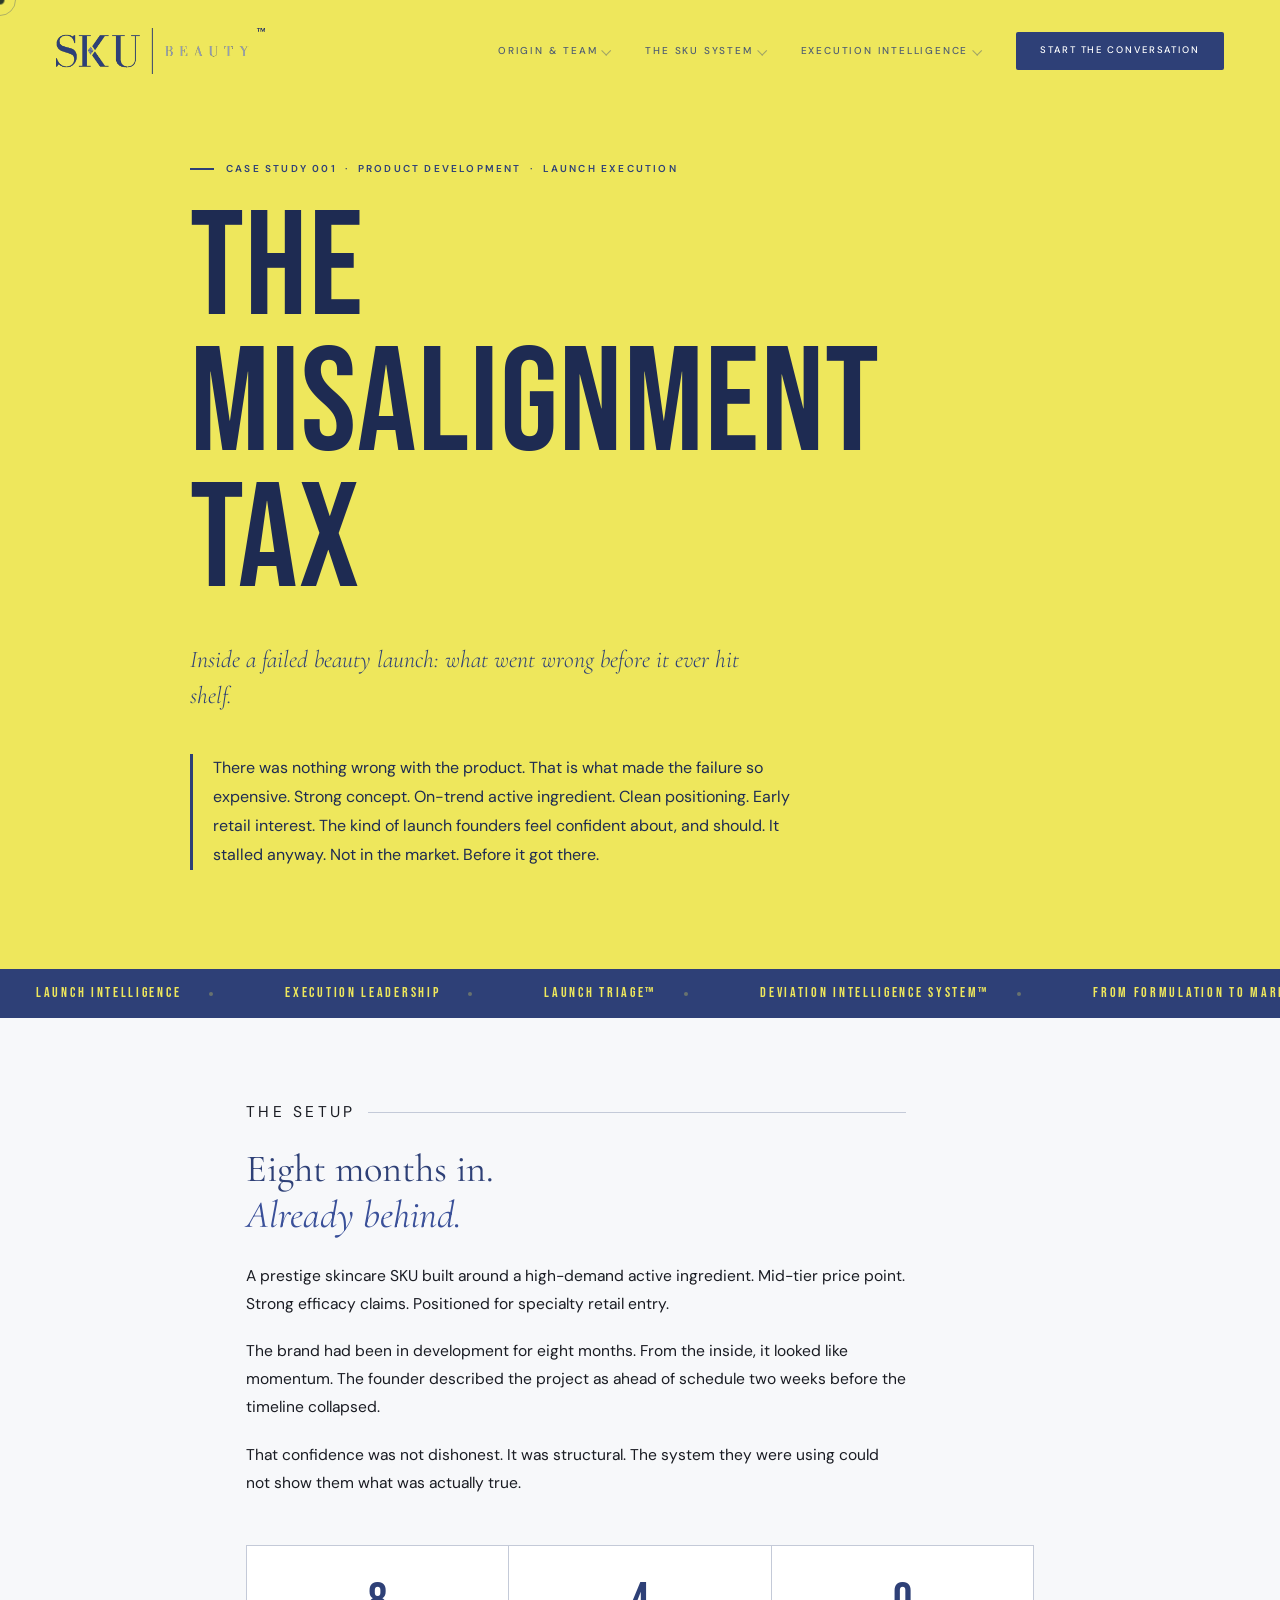
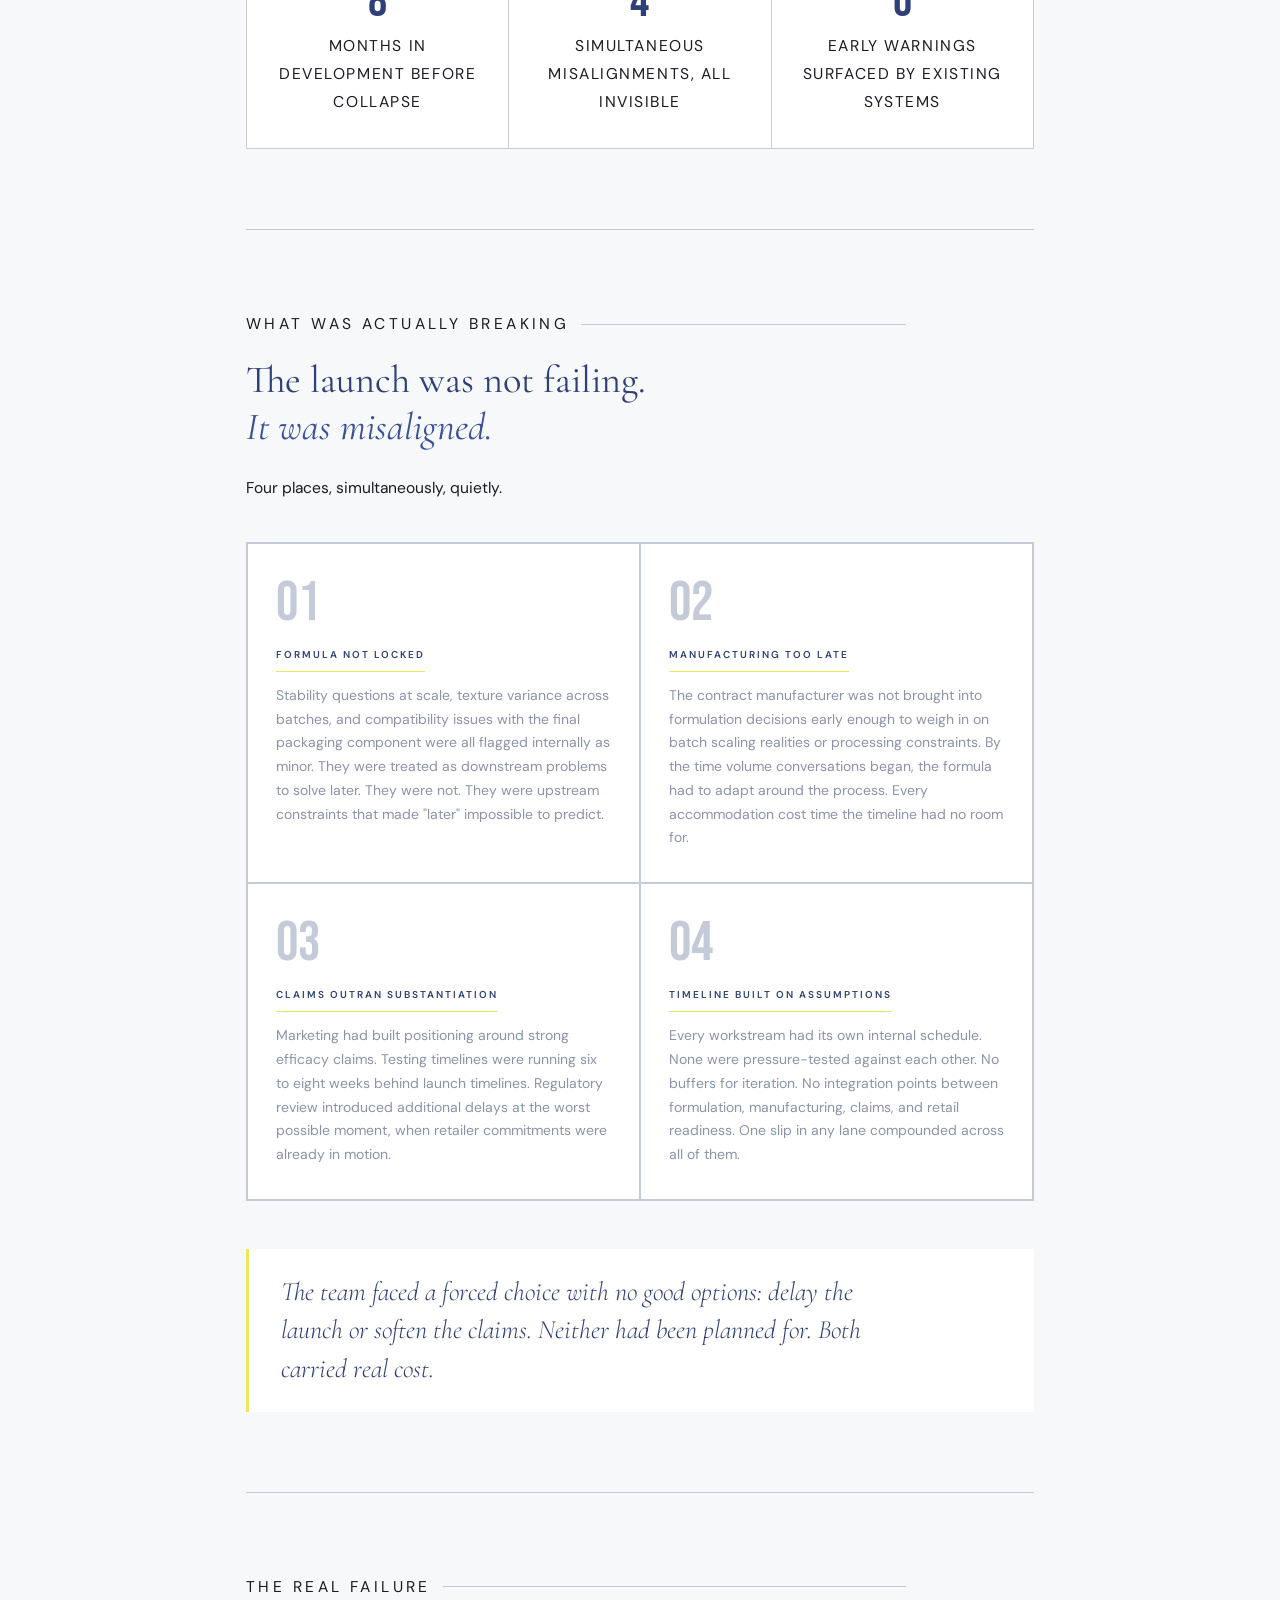
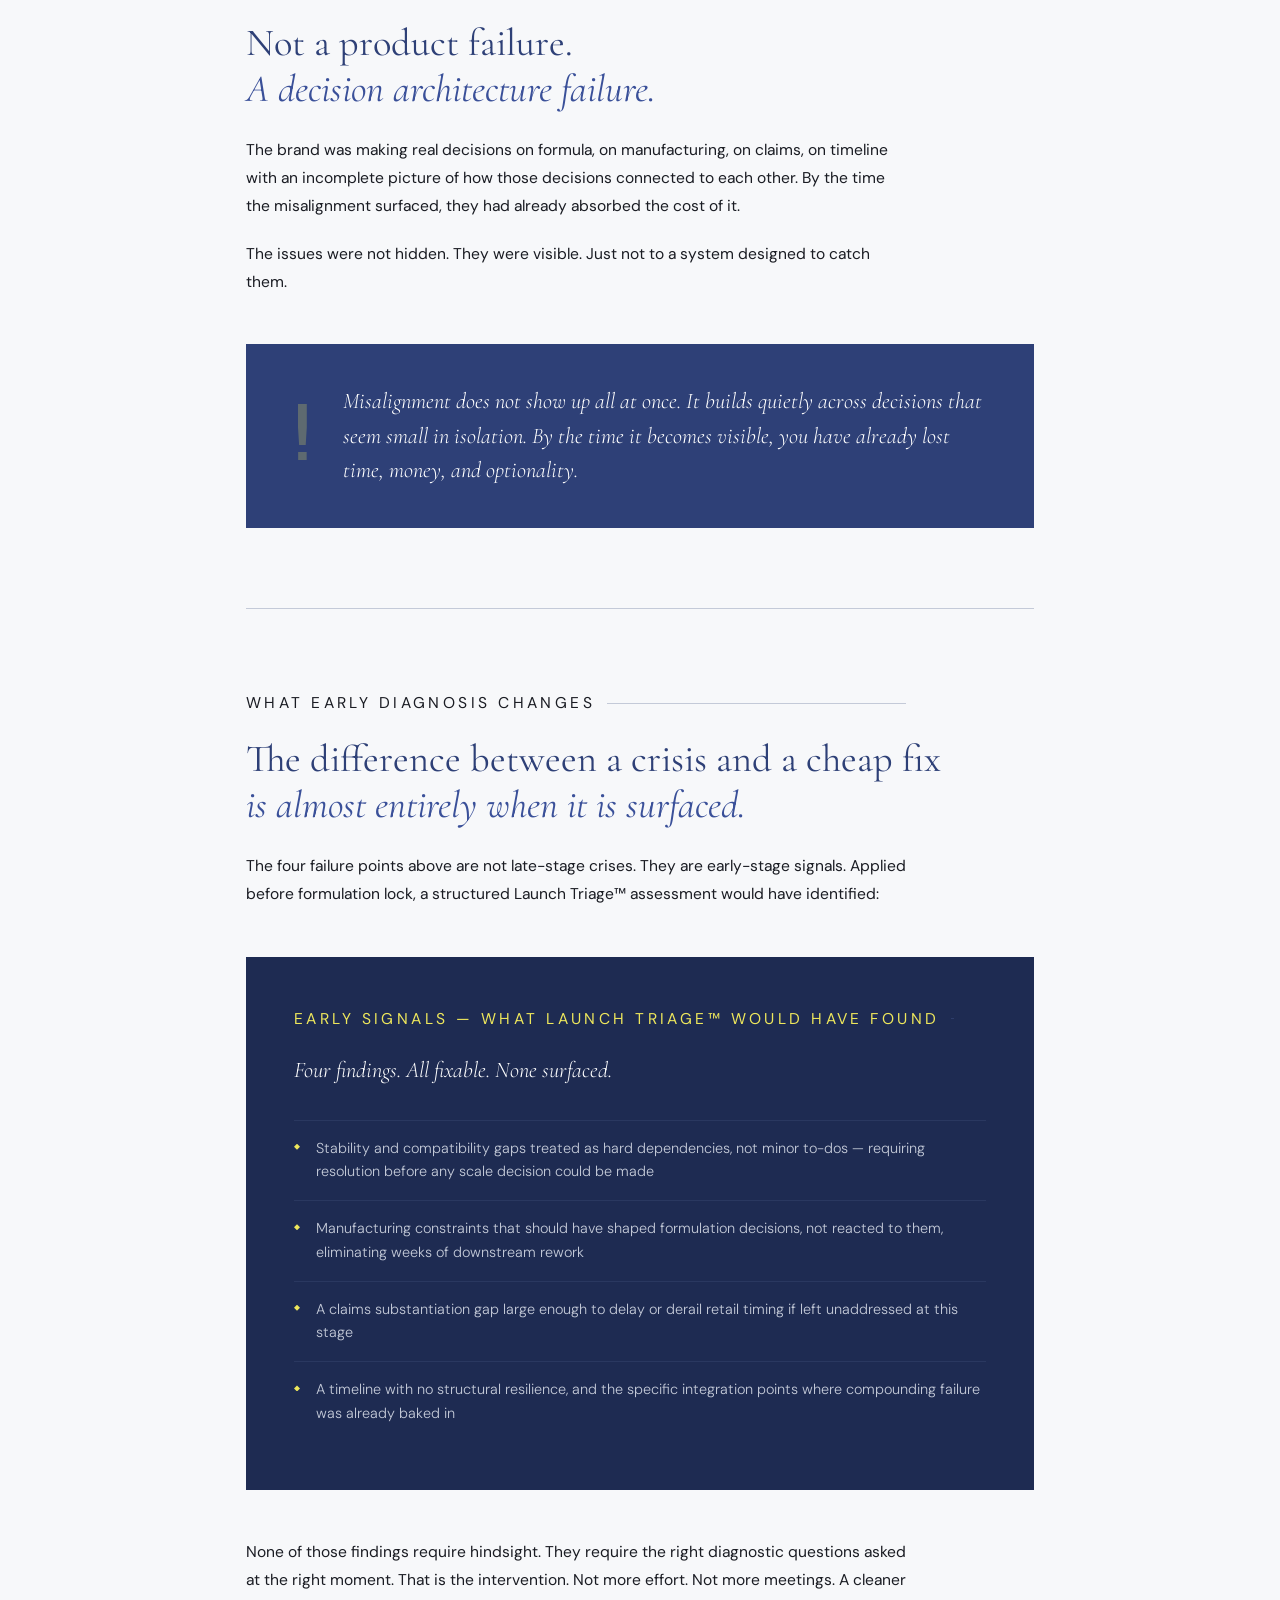
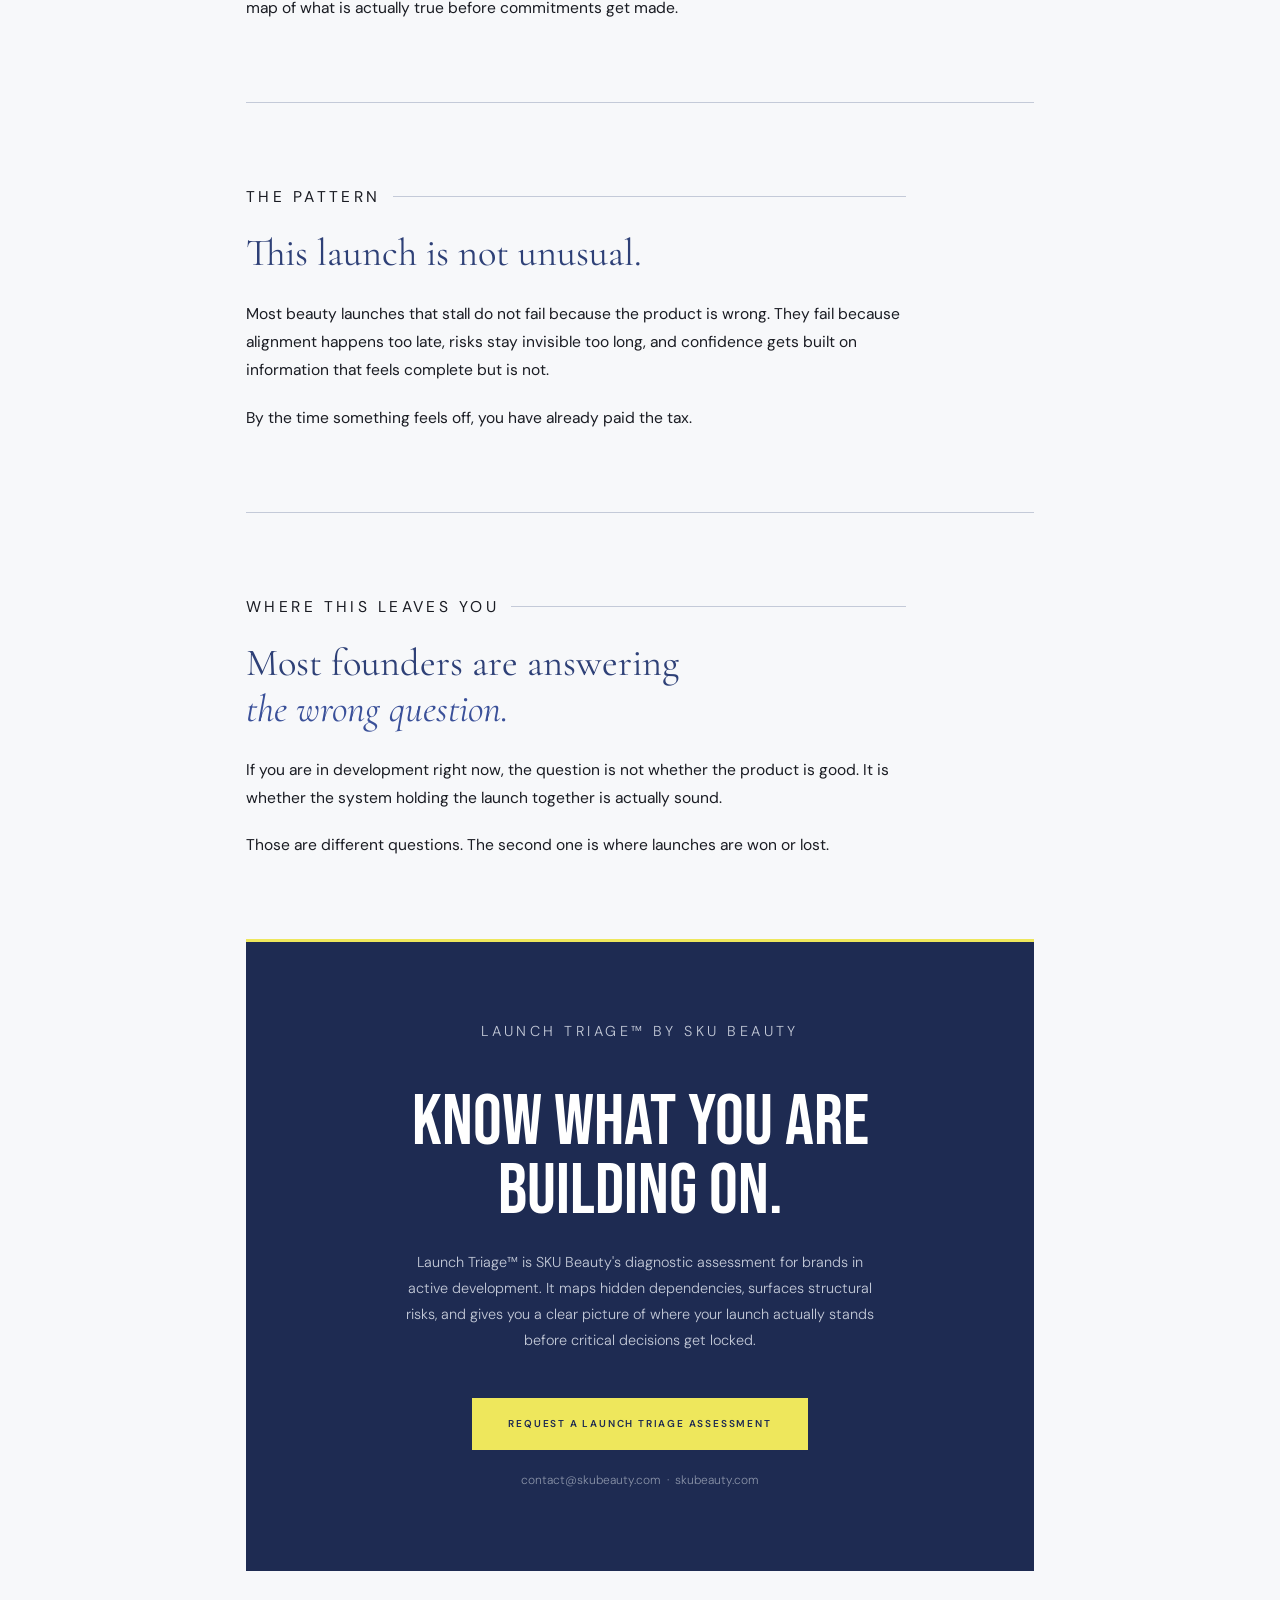
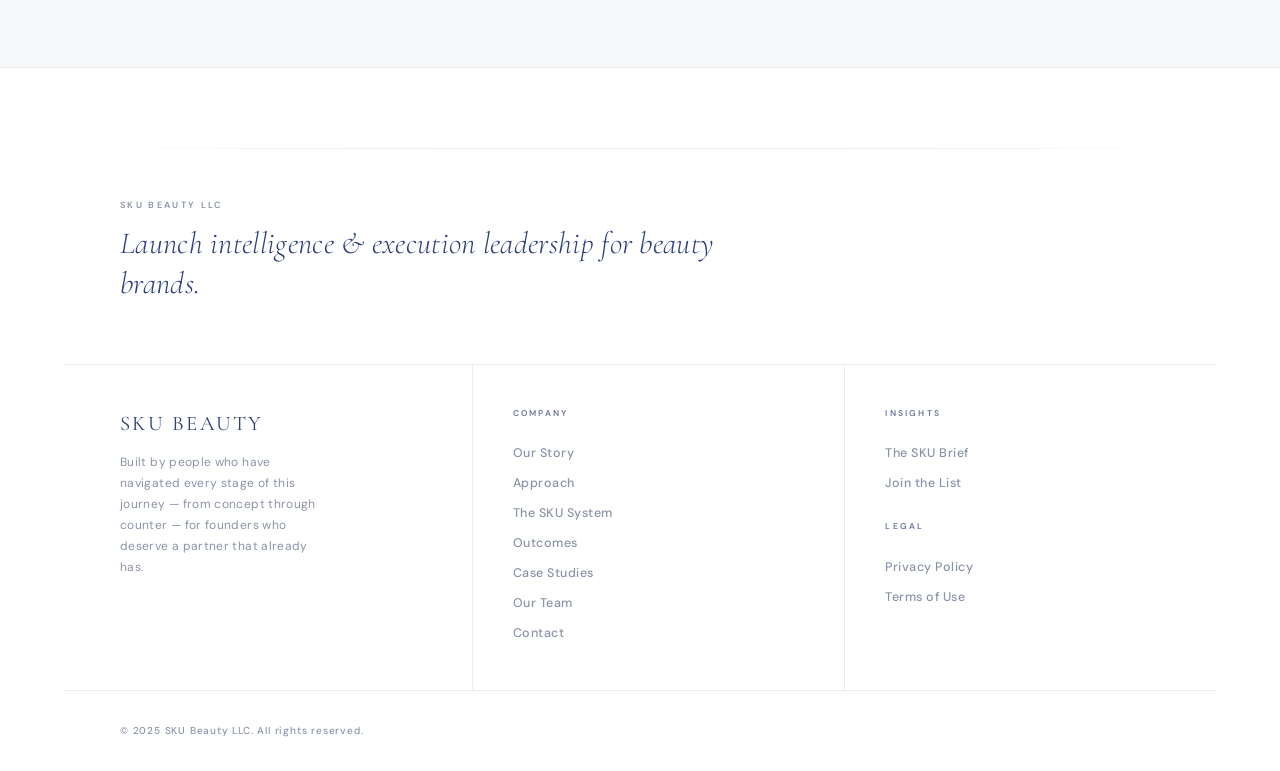
<file: sku-beauty-misalignment-tax.html>
<!DOCTYPE html>
<html lang="en">
<head>
  <meta charset="UTF-8" />
  <meta name="viewport" content="width=device-width, initial-scale=1.0" />
  <title>The Misalignment Tax | SKU Beauty™</title>
  <meta name="description" content="A case study by SKU Beauty™. Most beauty launches don't fail because the product is wrong. They fail because alignment happens too late." />
  
  <link rel="preconnect" href="https://fonts.googleapis.com" />
  <link rel="dns-prefetch" href="https://formspree.io">
  <link rel="preconnect" href="https://fonts.gstatic.com" crossorigin />
  <link href="https://fonts.googleapis.com/css2?family=Bebas+Neue&family=Cormorant+Garamond:ital,wght@0,300;0,400;0,600;1,300;1,400;1,600&family=DM+Sans:wght@300;400;500;600&display=swap&font-display=swap" rel="stylesheet" />

  <link rel="stylesheet" href="style.css">

  <style>
    /* ── CASE STUDY SPECIFIC STYLES ── */
    /* These styles handle the unique layout blocks of this specific case study */
    
    .cs-hero { background: var(--yellow); padding: 160px 56px 80px; opacity: 0; animation: fadeUp 0.7s ease forwards 0.15s; }
    .cs-hero-inner { max-width: 900px; margin: 0 auto; }
    .cs-hero-eyebrow { font-family: var(--font-body); font-size: 10px; font-weight: 600; letter-spacing: 0.22em; text-transform: uppercase; color: var(--navy); margin-bottom: 1.5rem; display: flex; align-items: center; gap: 0.75rem; }
    .cs-hero-eyebrow::before { content: ''; display: block; width: 24px; height: 2px; background: var(--navy); }
    .cs-hero h1 { font-family: var(--font-display); font-size: clamp(72px, 13vw, 148px); line-height: 0.92; color: var(--navy-deep); letter-spacing: 0.01em; margin-bottom: 2rem; }
    .cs-hero-sub { font-family: var(--font-serif); font-size: clamp(1.1rem, 2.2vw, 1.5rem); font-weight: 300; font-style: italic; color: var(--navy); max-width: 560px; line-height: 1.5; margin-bottom: 2.5rem; }
    .cs-hero-lede { font-family: var(--font-body); font-size: 1rem; font-weight: 400; color: var(--navy-deep); max-width: 620px; line-height: 1.8; border-left: 3px solid var(--navy); padding-left: 1.25rem; }

    .cs-article { max-width: 900px; margin: 0 auto; padding: 5rem 56px 6rem; opacity: 0; animation: fadeUp 0.8s ease forwards 0.3s; }
    .s-label { font-family: var(--font-body); font-size: 10px; font-weight: 600; letter-spacing: 0.22em; text-transform: uppercase; color: var(--navy); display: flex; align-items: center; gap: 0.75rem; margin-bottom: 1.75rem; }
    .s-label::after { content: ''; flex: 1; height: 1px; background: var(--slate-light); }

    .cs-article h2 { font-family: var(--font-serif); font-weight: 400; font-size: clamp(1.7rem, 3.5vw, 2.4rem); line-height: 1.2; color: var(--navy); margin-bottom: 1.5rem; }
    .cs-article h2 em { font-style: italic; color: var(--navy-mid); }
    .cs-article h3 { font-family: var(--font-serif); font-weight: 600; font-size: 1.15rem; color: var(--navy); margin-bottom: 0.6rem; }
    .cs-article p { font-size: 0.975rem; font-weight: 400; color: var(--ink); line-height: 1.8; max-width: 660px; margin-bottom: 1.2rem; }
    .cs-article p:last-child { margin-bottom: 0; }
    .cs-section { margin-bottom: 5rem; }
    hr.divider { border: none; border-top: 1px solid var(--slate-light); margin: 0 0 5rem; }

    .pull-quote { border-left: 3px solid var(--yellow); padding: 1.5rem 0 1.5rem 2rem; margin: 3rem 0; background: var(--white); }
    .pull-quote p { font-family: var(--font-serif); font-size: clamp(1.25rem, 2.5vw, 1.65rem); font-weight: 300; font-style: italic; color: var(--navy); line-height: 1.45; max-width: 580px; margin: 0; }

    .failure-grid { display: grid; grid-template-columns: 1fr 1fr; gap: 2px; background: var(--slate-light); border: 2px solid var(--slate-light); margin: 2.5rem 0; }
    .f-card { background: var(--white); padding: 2rem 1.75rem; transition: background 0.18s ease; position: relative; cursor: none; }
    .f-card:hover { background: var(--diamond); }
    .f-card-num { font-family: var(--font-display); font-size: 3.5rem; line-height: 1; color: var(--slate-light); margin-bottom: 0.5rem; }
    .f-card-label { font-family: var(--font-body); font-size: 10px; font-weight: 600; letter-spacing: 0.2em; text-transform: uppercase; color: var(--navy); margin-bottom: 0.75rem; padding-bottom: 0.5rem; border-bottom: 1px solid var(--yellow); display: inline-block; }
    .f-card p { font-size: 0.875rem; color: var(--slate); line-height: 1.7; margin: 0; }

    .signals-box { background: var(--navy-deep); padding: 3rem 3rem 3rem; margin: 3rem 0; }
    .signals-box .s-label { color: var(--yellow); }
    .signals-box .s-label::after { background: #2E3D6A; }
    .signals-box h3 { font-family: var(--font-serif); font-weight: 300; font-size: 1.4rem; font-style: italic; color: var(--white); margin-bottom: 2rem; }
    .signal-list { list-style: none; padding: 0; }
    .signal-list li { font-family: var(--font-body); font-size: 0.9rem; font-weight: 300; color: var(--slate-light); padding: 1rem 0; border-top: 1px solid #2A3860; display: flex; align-items: flex-start; gap: 1rem; line-height: 1.65; }
    .signal-list li::before { content: ''; display: block; width: 6px; height: 6px; min-width: 6px; background: var(--yellow); clip-path: polygon(50% 0%, 100% 50%, 50% 100%, 0% 50%); margin-top: 0.45rem; }

    .stat-strip { display: grid; grid-template-columns: repeat(3, 1fr); gap: 0; border: 1px solid var(--slate-light); margin: 3rem 0; background: var(--slate-light); gap: 1px; }
    .stat-item { background: var(--white); padding: 2rem 1.75rem; text-align: center; }
    .stat-num { font-family: var(--font-display); font-size: 3rem; color: var(--navy); line-height: 1; margin-bottom: 0.4rem; }
    .stat-desc { font-family: var(--font-body); font-size: 11px; font-weight: 500; letter-spacing: 0.1em; text-transform: uppercase; color: var(--slate); line-height: 1.4; margin: 0; max-width: 100%; }

    .callout { background: var(--navy); padding: 2.5rem 3rem; margin: 3rem 0; display: flex; gap: 2rem; align-items: center; }
    .callout-illo { font-family: var(--font-display); font-size: 5rem; color: var(--yellow); line-height: 1; flex-shrink: 0; opacity: 0.25; }
    .callout p { font-family: var(--font-serif); font-size: clamp(1.1rem, 2vw, 1.4rem); font-weight: 300; font-style: italic; color: var(--white); line-height: 1.55; margin: 0; max-width: 100%; }

    .cta-block { background: var(--navy-deep); padding: 5rem 3rem; text-align: center; margin-top: 5rem; position: relative; }
    .cta-block::before { content: ''; position: absolute; top: 0; left: 0; right: 0; height: 3px; background: var(--yellow); }
    .cta-eyebrow { font-family: var(--font-body); font-size: 10px; font-weight: 600; letter-spacing: 0.24em; text-transform: uppercase; color: var(--yellow); margin-bottom: 1.75rem; }
    .cta-block h2 { font-family: var(--font-display); font-size: clamp(2.5rem, 6vw, 4.5rem); line-height: 0.95; color: var(--white); margin-bottom: 1.5rem; max-width: 100%; }
    .cta-block p { font-size: 0.9rem; font-weight: 300; color: var(--slate-light); max-width: 480px; margin: 0 auto 2.75rem; line-height: 1.8; }
    .cta-btn { display: inline-flex; align-items: center; justify-content: center; gap: 8px; background: var(--yellow); color: var(--navy-deep); text-decoration: none; font-family: var(--font-body); font-size: 10px; font-weight: 600; letter-spacing: 0.18em; text-transform: uppercase; padding: 18px 36px; transition: background 0.2s ease, transform 0.2s; cursor: none; }
    .cta-btn:hover { background: var(--yellow-d); transform: translateY(-2px); }
    .cta-sub { margin-top: 1.25rem !important; font-size: 12px !important; color: var(--slate) !important; }

    @media (max-width: 768px) {
      .cs-hero { padding: 120px 28px 60px; }
      .cs-article { padding: 3.5rem 28px 4rem; }
      .failure-grid { grid-template-columns: 1fr; }
      .stat-strip { grid-template-columns: 1fr; }
      .callout { flex-direction: column; gap: 0.5rem; }
      .callout-illo { font-size: 3rem; }
      .signals-box { padding: 2rem 1.5rem; }
      .cta-block { padding: 3.5rem 1.5rem; }
    }
  </style>
</head>
<body>

<div class="cursor" id="cursor"></div>
<div class="cursor-ring" id="cursorRing"></div>

 <!-- ═══ NAV ═══ -->
    <nav class="nav" id="nav" role="navigation" aria-label="Main navigation">
        <a href="/" class="nav-logo" aria-label="SKU Beauty">
            <img src="[data-uri]"
                alt="SKU Beauty">
        </a>
        <ul class="nav-links">

            <!-- 1. Origin & Team -->
            <li class="nav-item">
                <button type="button" aria-haspopup="true">Origin &amp; Team<span class="nav-chevron"></span></button>
                <div class="nav-dropdown" role="menu">
                    <a href="our-story.html#origin" class="nav-dd-link" role="menuitem">
                        <div class="nav-dd-link-inner">
                            <span>The Beginning</span>
                            <span class="nav-dd-sub">How SKU Beauty came to be</span>
                        </div>
                    </a>
                    <a href="our-story.html#problem-band" class="nav-dd-link" role="menuitem">
                        <div class="nav-dd-link-inner">
                            <span>The Industry Glitch</span>
                            <span class="nav-dd-sub">The broken system we set out to fix</span>
                        </div>
                    </a>
                    <a href="our-story.html#mission" class="nav-dd-link" role="menuitem">
                        <div class="nav-dd-link-inner">
                            <span>Mission</span>
                            <span class="nav-dd-sub">Why we exist</span>
                        </div>
                    </a>
                    <a href="our-story.html#stand-for" class="nav-dd-link" role="menuitem">
                        <div class="nav-dd-link-inner">
                            <span>What We Stand For</span>
                            <span class="nav-dd-sub">Our operating principles</span>
                        </div>
                    </a>
                    <a href="our-story.html#credentials" class="nav-dd-link" role="menuitem">
                        <div class="nav-dd-link-inner">
                            <span>Experience &amp; Credentials</span>
                            <span class="nav-dd-sub">The depth behind our work</span>
                        </div>
                    </a>
                    <a href="our-story.html#team" class="nav-dd-link" role="menuitem">
                        <div class="nav-dd-link-inner">
                            <span>The Team</span>
                            <span class="nav-dd-sub">The people behind SKU Beauty</span>
                        </div>
                    </a>
                </div>
            </li>

            <!-- 3. Services -->
            <li class="nav-item">
                <button type="button" aria-haspopup="true">The SKU System<span class="nav-chevron"></span></button>
                <div class="nav-dropdown" role="menu">
                    <a href="index.html#approach" class="nav-dd-link" role="menuitem">
                        <div class="nav-dd-link-inner">
                            <span>Services</span>
                            <span class="nav-dd-sub">Three pillars. Does all the work.</span>
                        </div>
                    </a>
                    <a href="index.html#outcomes" class="nav-dd-link" role="menuitem">
                        <div class="nav-dd-link-inner">
                            <span>Outcomes</span>
                            <span class="nav-dd-sub">What you walk away with.</span>
                        </div>
                    </a>
                    <a href="index.html#fit" class="nav-dd-link" role="menuitem">
                        <div class="nav-dd-link-inner">
                            <span>Is SKU Right for You?</span>
                            <span class="nav-dd-sub">Find out if we're the right fit</span>
                        </div>
                    </a>
                    <a href="index.html#begin" class="nav-dd-link" role="menuitem">
                        <div class="nav-dd-link-inner">
                            <span>How Engagements Begin</span>
                            <span class="nav-dd-sub">What to expect when you reach out</span>
                        </div>
                    </a>
                </div>
            </li>

            <!-- 4. Execution Intelligence -->
            <li class="nav-item">
                <button type="button" aria-haspopup="true">Execution Intelligence<span
                        class="nav-chevron"></span></button>
                <div class="nav-dropdown" role="menu">
                    <a href="index.html#brief" class="nav-dd-link" role="menuitem">
                        <div class="nav-dd-link-inner">
                            <span>The SKU Brief</span>
                            <span class="nav-dd-sub">Insights &amp; industry intelligence</span>
                        </div>
                    </a>
                    <a href="index.html#cases" class="nav-dd-link" role="menuitem">
                        <div class="nav-dd-link-inner">
                            <span>Case Studies</span>
                            <span class="nav-dd-sub">Real brands, real results</span>
                        </div>
                    </a>
                    <a href="index.html#newsletter" class="nav-dd-link" role="menuitem">
                        <div class="nav-dd-link-inner">
                            <span>Join the List</span>
                            <span class="nav-dd-sub">Get the Brief in your inbox</span>
                        </div>
                    </a>
                </div>
            </li>

            <li><a href="index.html#contact" class="nav-cta">Start the Conversation</a></li>
        </ul>
    </nav>
    
<section class="cs-hero">
  <div class="cs-hero-inner">
    <p class="cs-hero-eyebrow">Case Study 001 &nbsp;·&nbsp; Product Development &nbsp;·&nbsp; Launch Execution</p>
    <h1>THE<br>MISALIGNMENT<br>TAX</h1>
    <p class="cs-hero-sub">Inside a failed beauty launch: what went wrong before it ever hit shelf.</p>
    <p class="cs-hero-lede">
      There was nothing wrong with the product. That is what made the failure so expensive.
      Strong concept. On-trend active ingredient. Clean positioning. Early retail interest.
      The kind of launch founders feel confident about, and should. It stalled anyway.
      Not in the market. Before it got there.
    </p>
  </div>
</section>

<div class="marquee" aria-hidden="true">
  <div class="marquee-track">
    <span class="marquee-item">Launch Intelligence <span class="marquee-sep"></span></span>
    <span class="marquee-item">Execution Leadership <span class="marquee-sep"></span></span>
    <span class="marquee-item">Launch Triage™ <span class="marquee-sep"></span></span>
    <span class="marquee-item">Deviation Intelligence System™ <span class="marquee-sep"></span></span>
    <span class="marquee-item">From Formulation to Market <span class="marquee-sep"></span></span>
    <span class="marquee-item">We Execute. <span class="marquee-sep"></span></span>
    <span class="marquee-item">Launch Intelligence <span class="marquee-sep"></span></span>
    <span class="marquee-item">Execution Leadership <span class="marquee-sep"></span></span>
    <span class="marquee-item">Launch Triage™ <span class="marquee-sep"></span></span>
    <span class="marquee-item">Deviation Intelligence System™ <span class="marquee-sep"></span></span>
    <span class="marquee-item">From Formulation to Market <span class="marquee-sep"></span></span>
    <span class="marquee-item">We Execute. <span class="marquee-sep"></span></span>
  </div>
</div>

<article class="cs-article">

  <div class="cs-section">
    <p class="s-label">The Setup</p>
    <h2>Eight months in.<br><em>Already behind.</em></h2>
    <p>
      A prestige skincare SKU built around a high-demand active ingredient. Mid-tier price point.
      Strong efficacy claims. Positioned for specialty retail entry.
    </p>
    <p>
      The brand had been in development for eight months. From the inside, it looked like momentum.
      The founder described the project as ahead of schedule two weeks before the timeline collapsed.
    </p>
    <p>
      That confidence was not dishonest. It was structural. The system they were using could not
      show them what was actually true.
    </p>

    <div class="stat-strip">
      <div class="stat-item">
        <div class="stat-num">8</div>
        <p class="stat-desc">Months in development before collapse</p>
      </div>
      <div class="stat-item">
        <div class="stat-num">4</div>
        <p class="stat-desc">Simultaneous misalignments, all invisible</p>
      </div>
      <div class="stat-item">
        <div class="stat-num">0</div>
        <p class="stat-desc">Early warnings surfaced by existing systems</p>
      </div>
    </div>
  </div>

  <hr class="divider" />

  <div class="cs-section">
    <p class="s-label">What Was Actually Breaking</p>
    <h2>The launch was not failing.<br><em>It was misaligned.</em></h2>
    <p>Four places, simultaneously, quietly.</p>

    <div class="failure-grid">
      <div class="f-card">
        <div class="f-card-num">01</div>
        <div class="f-card-label">Formula Not Locked</div>
        <p>
          Stability questions at scale, texture variance across batches, and compatibility issues
          with the final packaging component were all flagged internally as minor. They were treated
          as downstream problems to solve later. They were not. They were upstream constraints that
          made "later" impossible to predict.
        </p>
      </div>

      <div class="f-card">
        <div class="f-card-num">02</div>
        <div class="f-card-label">Manufacturing Too Late</div>
        <p>
          The contract manufacturer was not brought into formulation decisions early enough to weigh
          in on batch scaling realities or processing constraints. By the time volume conversations
          began, the formula had to adapt around the process. Every accommodation cost time the
          timeline had no room for.
        </p>
      </div>

      <div class="f-card">
        <div class="f-card-num">03</div>
        <div class="f-card-label">Claims Outran Substantiation</div>
        <p>
          Marketing had built positioning around strong efficacy claims. Testing timelines were
          running six to eight weeks behind launch timelines. Regulatory review introduced
          additional delays at the worst possible moment, when retailer commitments were already
          in motion.
        </p>
      </div>

      <div class="f-card">
        <div class="f-card-num">04</div>
        <div class="f-card-label">Timeline Built on Assumptions</div>
        <p>
          Every workstream had its own internal schedule. None were pressure-tested against each
          other. No buffers for iteration. No integration points between formulation, manufacturing,
          claims, and retail readiness. One slip in any lane compounded across all of them.
        </p>
      </div>
    </div>

    <div class="pull-quote">
      <p>
        The team faced a forced choice with no good options: delay the launch or soften the claims.
        Neither had been planned for. Both carried real cost.
      </p>
    </div>
  </div>

  <hr class="divider" />

  <div class="cs-section">
    <p class="s-label">The Real Failure</p>
    <h2>Not a product failure.<br><em>A decision architecture failure.</em></h2>
    <p>
      The brand was making real decisions on formula, on manufacturing, on claims, on timeline
      with an incomplete picture of how those decisions connected to each other. By the time the
      misalignment surfaced, they had already absorbed the cost of it.
    </p>
    <p>
      The issues were not hidden. They were visible. Just not to a system designed to catch them.
    </p>

    <div class="callout">
      <div class="callout-illo">!</div>
      <p>
        Misalignment does not show up all at once. It builds quietly across decisions that seem
        small in isolation. By the time it becomes visible, you have already lost time, money,
        and optionality.
      </p>
    </div>
  </div>

  <hr class="divider" />

  <div class="cs-section">
    <p class="s-label">What Early Diagnosis Changes</p>
    <h2>The difference between a crisis and a cheap fix<br><em>is almost entirely when it is surfaced.</em></h2>
    <p>
      The four failure points above are not late-stage crises. They are early-stage signals.
      Applied before formulation lock, a structured Launch Triage™ assessment would have identified:
    </p>

    <div class="signals-box">
      <p class="s-label">Early Signals — What Launch Triage™ Would Have Found</p>
      <h3>Four findings. All fixable. None surfaced.</h3>
      <ul class="signal-list">
        <li>Stability and compatibility gaps treated as hard dependencies, not minor to-dos — requiring resolution before any scale decision could be made</li>
        <li>Manufacturing constraints that should have shaped formulation decisions, not reacted to them, eliminating weeks of downstream rework</li>
        <li>A claims substantiation gap large enough to delay or derail retail timing if left unaddressed at this stage</li>
        <li>A timeline with no structural resilience, and the specific integration points where compounding failure was already baked in</li>
      </ul>
    </div>

    <p>
      None of those findings require hindsight. They require the right diagnostic questions asked
      at the right moment. That is the intervention. Not more effort. Not more meetings.
      A cleaner map of what is actually true before commitments get made.
    </p>
  </div>

  <hr class="divider" />

  <div class="cs-section">
    <p class="s-label">The Pattern</p>
    <h2>This launch is not unusual.</h2>
    <p>
      Most beauty launches that stall do not fail because the product is wrong. They fail because
      alignment happens too late, risks stay invisible too long, and confidence gets built on
      information that feels complete but is not.
    </p>
    <p>
      By the time something feels off, you have already paid the tax.
    </p>
  </div>

  <hr class="divider" />

  <div class="cs-section">
    <p class="s-label">Where This Leaves You</p>
    <h2>Most founders are answering<br><em>the wrong question.</em></h2>
    <p>
      If you are in development right now, the question is not whether the product is good.
      It is whether the system holding the launch together is actually sound.
    </p>
    <p>
      Those are different questions. The second one is where launches are won or lost.
    </p>
  </div>

  <div class="cta-block" id="triage">
    <p class="cta-eyebrow">Launch Triage™ by SKU Beauty</p>
    <h2>KNOW WHAT YOU ARE<br>BUILDING ON.</h2>
    <p>
      Launch Triage™ is SKU Beauty's diagnostic assessment for brands in active development.
      It maps hidden dependencies, surfaces structural risks, and gives you a clear picture
      of where your launch actually stands before critical decisions get locked.
    </p>
    <a href="mailto:contact@skubeauty.com?subject=Launch%20Triage%20Assessment%20Request" class="cta-btn">
      Request a Launch Triage Assessment
    </a>
    <p class="cta-sub">contact@skubeauty.com &nbsp;·&nbsp; skubeauty.com</p>
  </div>

</article>
<!-- ═══ FOOTER ═══ -->
<footer class="footer" role="contentinfo">
  <div class="footer-rule-top"></div>

  <!-- Tagline band -->
  <div class="footer-tagline-band">
    <p class="footer-tagline-eyebrow">SKU Beauty LLC</p>
    <p class="footer-tagline">Launch intelligence &amp; execution leadership for beauty brands.</p>
  </div>

  <!-- Three-column nav grid -->
  <div class="footer-top">

    <!-- Brand identity -->
    <div class="footer-brand-col">
      <div class="footer-wordmark">SKU<span>&nbsp;</span>Beauty</div>
      <p class="footer-brand-desc">Built by people who have navigated every stage of this journey — from concept through counter — for founders who deserve a partner that already has.</p>
    </div>

    <!-- Company links -->
    <div class="footer-nav-group">
      <div class="footer-nav-label">Company</div>
      <a href="sku-why-we-started.html" class="footer-nav-link">Our Story</a>
      <a href="index.html#approach" class="footer-nav-link">Approach</a>
      <a href="index.html#sku-system" class="footer-nav-link">The SKU System</a>
      <a href="index.html#outcomes" class="footer-nav-link">Outcomes</a>
      <a href="index.html#cases" class="footer-nav-link">Case Studies</a>
      <a href="our-story.html#team" class="footer-nav-link">Our Team</a>
      <a href="index.html#contact" class="footer-nav-link">Contact</a>
    </div>

    <!-- Insights + Legal links -->
    <div class="footer-nav-group">
      <div class="footer-nav-label">Insights</div>
      <a href="insights.html" class="footer-nav-link">The SKU Brief</a>
      <a href="index.html#newsletter" class="footer-nav-link">Join the List</a>
      <div class="footer-nav-label" style="margin-top:22px;">Legal</div>
      <a href="privacy-policy.html" class="footer-nav-link">Privacy Policy</a>
      <a href="terms.html" class="footer-nav-link">Terms of Use</a>
    </div>

  </div>

  <!-- Bottom bar -->
  <div class="footer-bottom">
    <span class="footer-copy">&copy; 2025 SKU Beauty LLC. All rights reserved.</span>
  </div>
</footer>

<script src="main.js"></script>
</body>
</html>
</file>
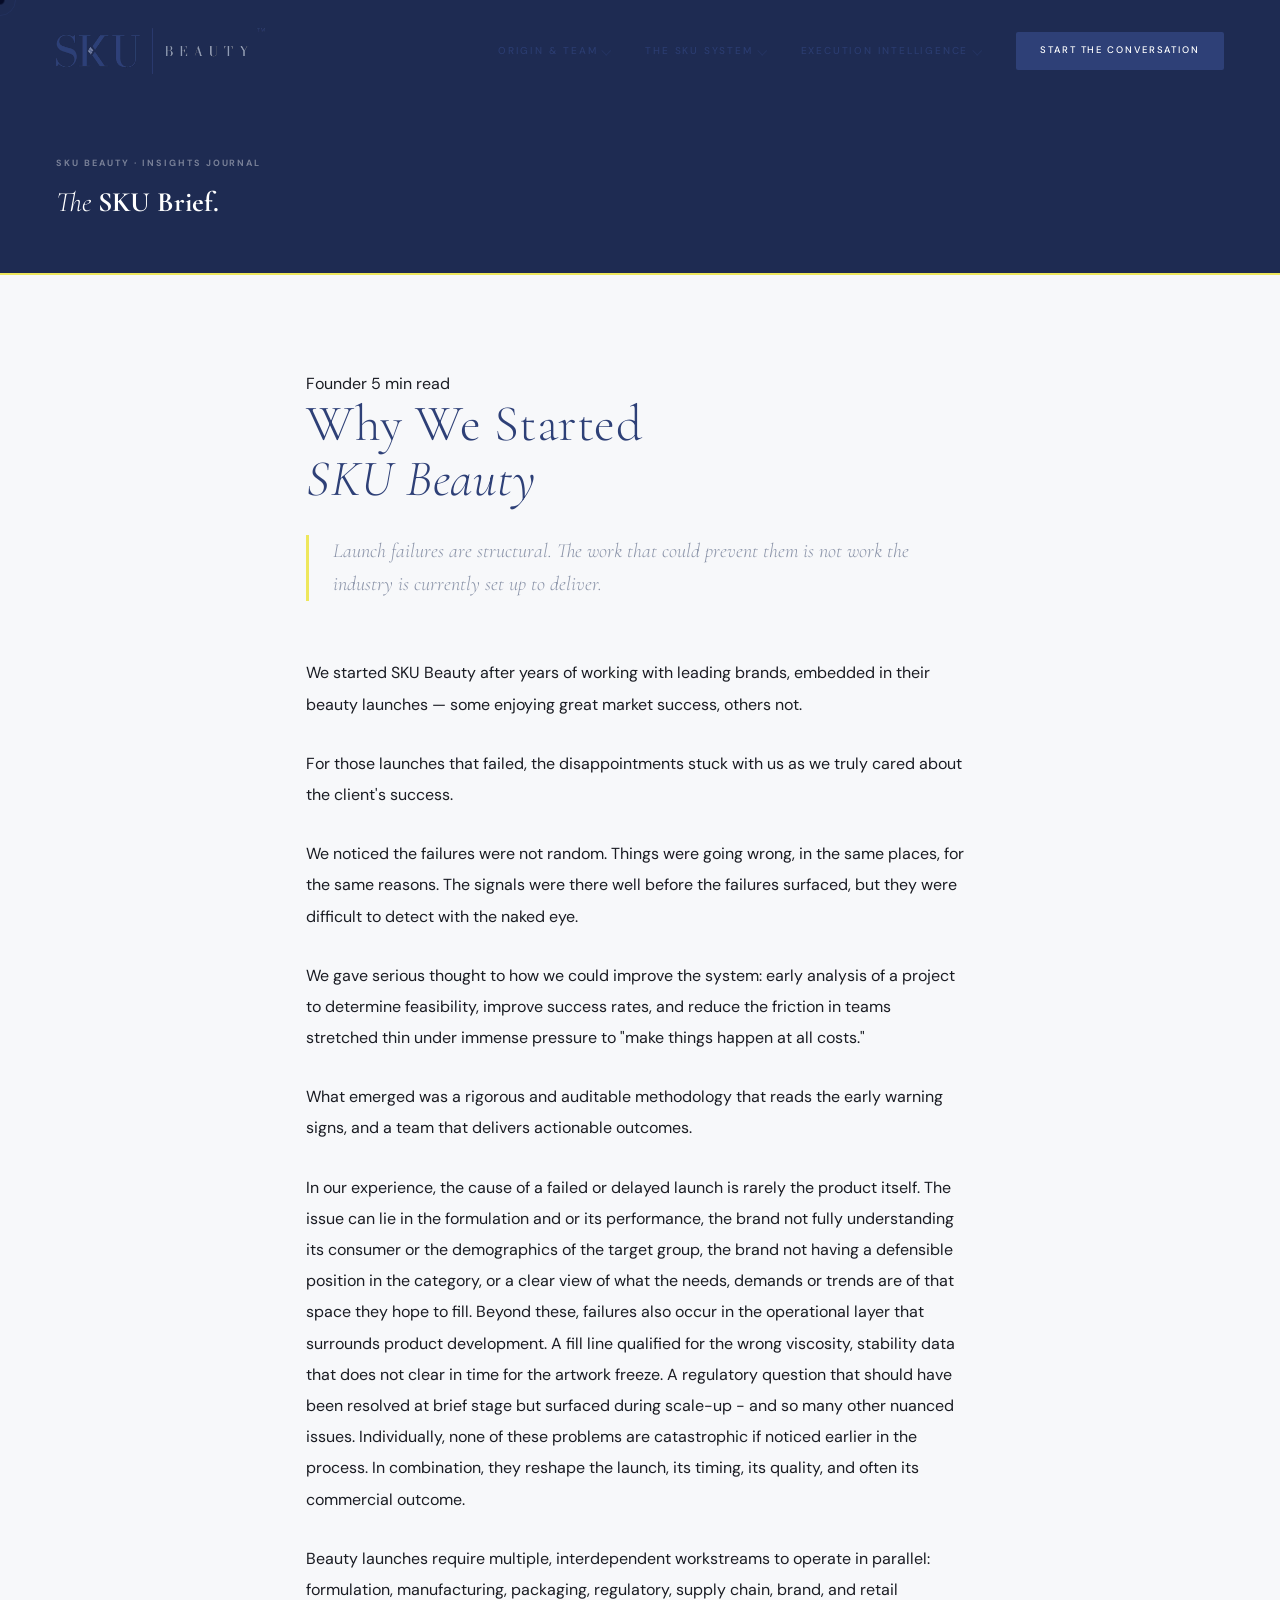
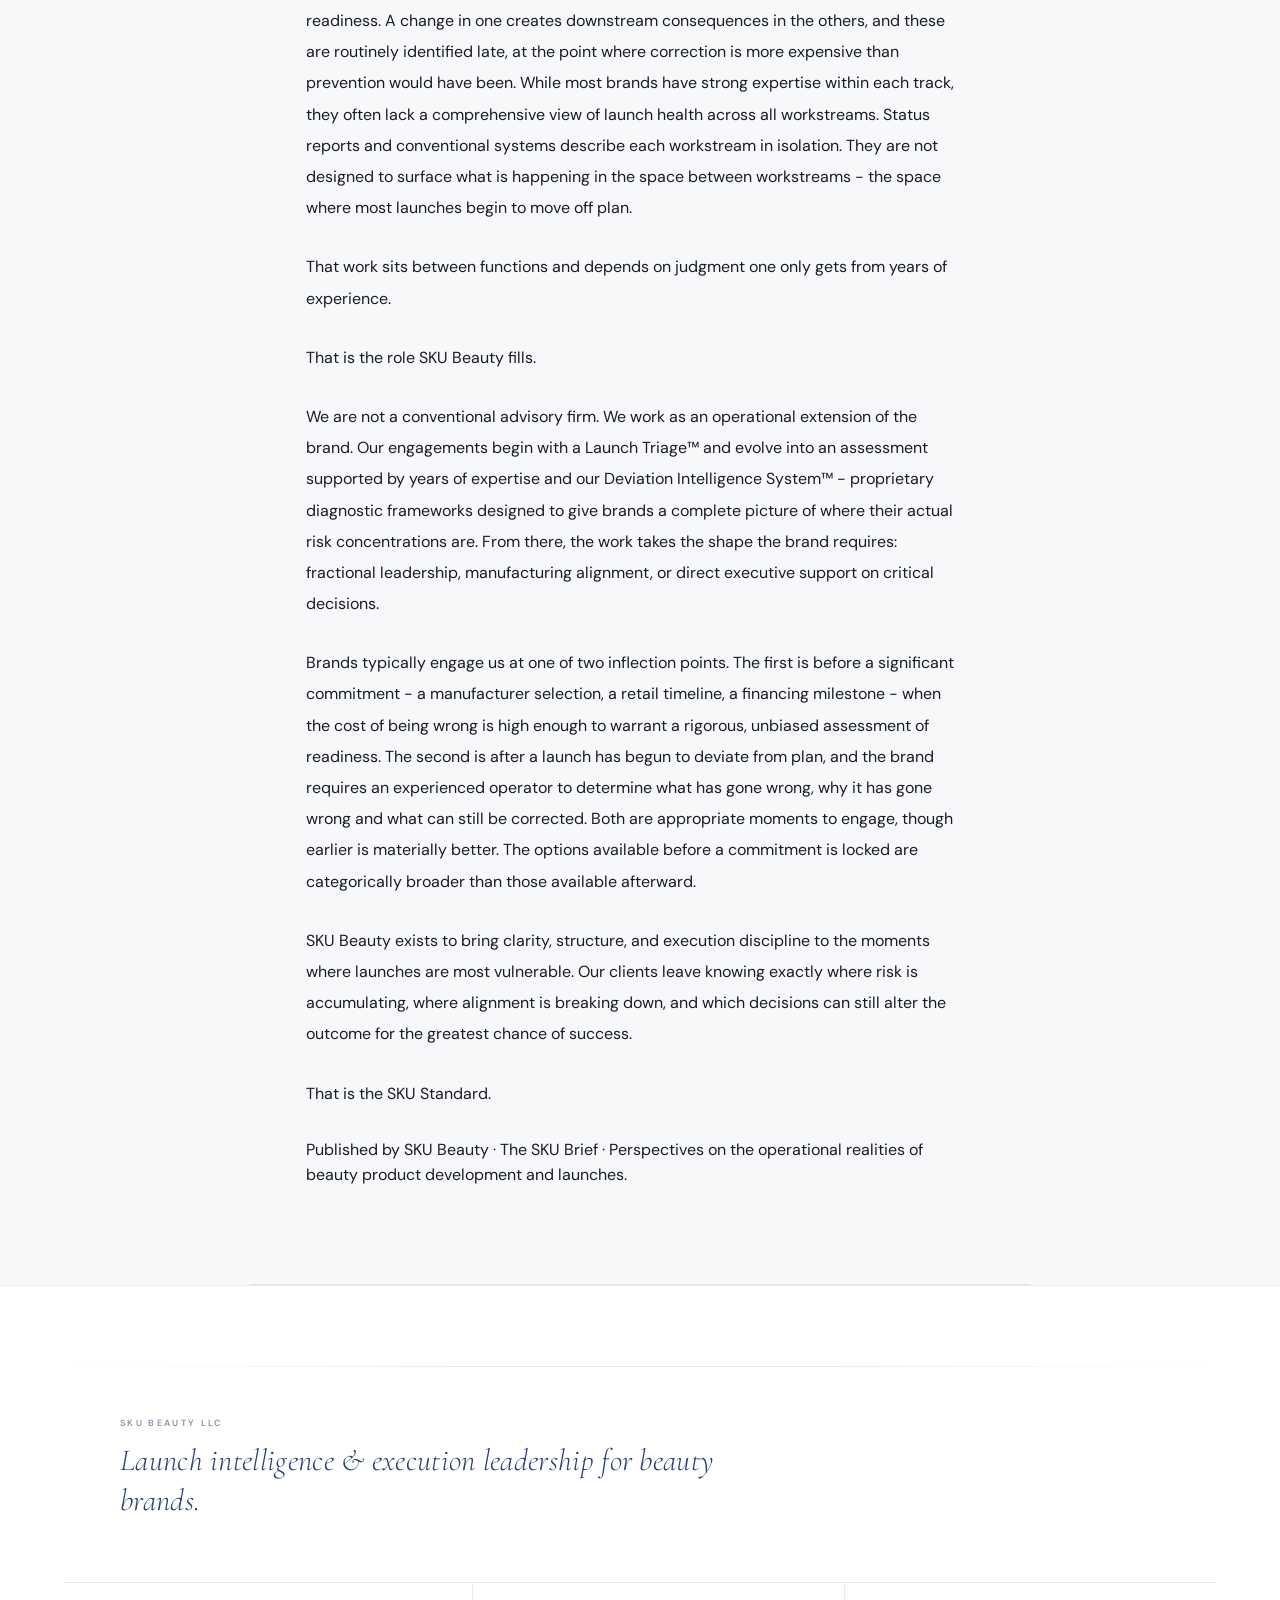
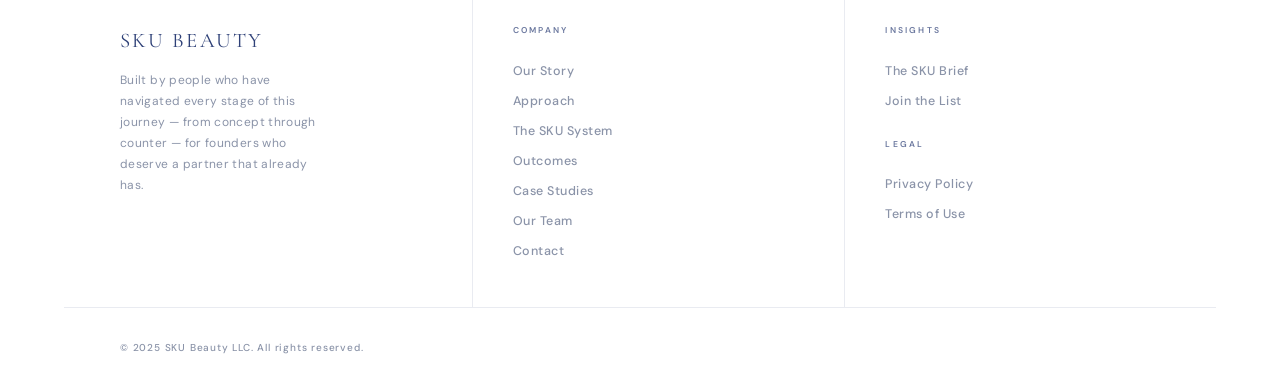
<file: sku-why-we-started.html>
<!DOCTYPE html>
<html lang="en">
<head>
  <meta charset="UTF-8">
  <meta name="viewport" content="width=device-width, initial-scale=1.0">
  <title>Why We Started SKU Beauty | The SKU Brief</title>
  <meta name="description" content="We did not build SKU Beauty because we saw an opportunity. We built it because we kept watching the same problem go unsolved.">

  <link rel="icon" type="image/png" href="[data-uri]">
  
  <link rel="preconnect" href="https://fonts.googleapis.com">
  <link rel="dns-prefetch" href="https://formspree.io">
  <link rel="preconnect" href="https://fonts.gstatic.com" crossorigin>
  <link href="https://fonts.googleapis.com/css2?family=Bebas+Neue&family=Cormorant+Garamond:ital,wght@0,300;0,400;0,600;1,300;1,400;1,600&family=DM+Sans:wght@300;400;500;600&display=swap&font-display=swap" rel="stylesheet">
  
  <link rel="stylesheet" href="style.css">
</head>
<body>

<div class="cursor" id="cursor"></div>
<div class="cursor-ring" id="cursorRing"></div>

 <!-- ═══ NAV ═══ -->
    <nav class="nav" id="nav" role="navigation" aria-label="Main navigation">
        <a href="/" class="nav-logo" aria-label="SKU Beauty">
            <img src="[data-uri]"
                alt="SKU Beauty">
        </a>
        <ul class="nav-links">

            <!-- 1. Origin & Team -->
            <li class="nav-item">
                <button type="button" aria-haspopup="true">Origin &amp; Team<span class="nav-chevron"></span></button>
                <div class="nav-dropdown" role="menu">
                    <a href="our-story.html#origin" class="nav-dd-link" role="menuitem">
                        <div class="nav-dd-link-inner">
                            <span>The Beginning</span>
                            <span class="nav-dd-sub">How SKU Beauty came to be</span>
                        </div>
                    </a>
                    <a href="our-story.html#problem-band" class="nav-dd-link" role="menuitem">
                        <div class="nav-dd-link-inner">
                            <span>The Industry Glitch</span>
                            <span class="nav-dd-sub">The broken system we set out to fix</span>
                        </div>
                    </a>
                    <a href="our-story.html#mission" class="nav-dd-link" role="menuitem">
                        <div class="nav-dd-link-inner">
                            <span>Mission</span>
                            <span class="nav-dd-sub">Why we exist</span>
                        </div>
                    </a>
                    <a href="our-story.html#stand-for" class="nav-dd-link" role="menuitem">
                        <div class="nav-dd-link-inner">
                            <span>What We Stand For</span>
                            <span class="nav-dd-sub">Our operating principles</span>
                        </div>
                    </a>
                    <a href="our-story.html#credentials" class="nav-dd-link" role="menuitem">
                        <div class="nav-dd-link-inner">
                            <span>Experience &amp; Credentials</span>
                            <span class="nav-dd-sub">The depth behind our work</span>
                        </div>
                    </a>
                    <a href="our-story.html#team" class="nav-dd-link" role="menuitem">
                        <div class="nav-dd-link-inner">
                            <span>The Team</span>
                            <span class="nav-dd-sub">The people behind SKU Beauty</span>
                        </div>
                    </a>
                </div>
            </li>

            <!-- 3. Services -->
            <li class="nav-item">
                <button type="button" aria-haspopup="true">The SKU System<span class="nav-chevron"></span></button>
                <div class="nav-dropdown" role="menu">
                    <a href="index.html#approach" class="nav-dd-link" role="menuitem">
                        <div class="nav-dd-link-inner">
                            <span>Services</span>
                            <span class="nav-dd-sub">Three pillars. Does all the work.</span>
                        </div>
                    </a>
                    <a href="index.html#outcomes" class="nav-dd-link" role="menuitem">
                        <div class="nav-dd-link-inner">
                            <span>Outcomes</span>
                            <span class="nav-dd-sub">What you walk away with.</span>
                        </div>
                    </a>
                    <a href="index.html#fit" class="nav-dd-link" role="menuitem">
                        <div class="nav-dd-link-inner">
                            <span>Is SKU Right for You?</span>
                            <span class="nav-dd-sub">Find out if we're the right fit</span>
                        </div>
                    </a>
                    <a href="index.html#begin" class="nav-dd-link" role="menuitem">
                        <div class="nav-dd-link-inner">
                            <span>How Engagements Begin</span>
                            <span class="nav-dd-sub">What to expect when you reach out</span>
                        </div>
                    </a>
                </div>
            </li>

            <!-- 4. Execution Intelligence -->
            <li class="nav-item">
                <button type="button" aria-haspopup="true">Execution Intelligence<span
                        class="nav-chevron"></span></button>
                <div class="nav-dropdown" role="menu">
                    <a href="index.html#brief" class="nav-dd-link" role="menuitem">
                        <div class="nav-dd-link-inner">
                            <span>The SKU Brief</span>
                            <span class="nav-dd-sub">Insights &amp; industry intelligence</span>
                        </div>
                    </a>
                    <a href="index.html#cases" class="nav-dd-link" role="menuitem">
                        <div class="nav-dd-link-inner">
                            <span>Case Studies</span>
                            <span class="nav-dd-sub">Real brands, real results</span>
                        </div>
                    </a>
                    <a href="index.html#newsletter" class="nav-dd-link" role="menuitem">
                        <div class="nav-dd-link-inner">
                            <span>Join the List</span>
                            <span class="nav-dd-sub">Get the Brief in your inbox</span>
                        </div>
                    </a>
                </div>
            </li>

            <li><a href="index.html#contact" class="nav-cta">Start the Conversation</a></li>
        </ul>
    </nav>

<header class="journal-header" style="padding-top: 156px;">
  <div class="journal-label">SKU Beauty · Insights Journal</div>
  <div class="journal-title"><em>The</em> <strong>SKU Brief.</strong></div>
</header>

<article class="article">
  <div class="article-meta">
    <span class="article-tag">Founder</span>
    <span class="article-read">5 min read</span>
  </div>

  <h1 class="article-title">Why We Started<br><em>SKU Beauty</em></h1>

  <p class="article-intro">Launch failures are structural. The work that could prevent them is not work the industry is currently set up to deliver.</p>

  <div class="article-body">

    <p>We started SKU Beauty after years of working with leading brands, embedded in their beauty launches &mdash; some enjoying great market success, others not.</p>

    <p>For those launches that failed, the disappointments stuck with us as we truly cared about the client's success.</p>

    <p>We noticed the failures were not random. Things were going wrong, in the same places, for the same reasons. The signals were there well before the failures surfaced, but they were difficult to detect with the naked eye.</p>

    <p>We gave serious thought to how we could improve the system: early analysis of a project to determine feasibility, improve success rates, and reduce the friction in teams stretched thin under immense pressure to "make things happen at all costs."</p>

    <p>What emerged was a rigorous and auditable methodology that reads the early warning signs, and a team that delivers actionable outcomes.</p>

    <p>In our experience, the cause of a failed or delayed launch is rarely the product itself. The issue can lie in the formulation and or its performance, the brand not fully understanding its consumer or the demographics of the target group, the brand not having a defensible position in the category, or a clear view of what the needs, demands or trends are of that space they hope to fill. Beyond these, failures also occur in the operational layer that surrounds product development. A fill line qualified for the wrong viscosity, stability data that does not clear in time for the artwork freeze. A regulatory question that should have been resolved at brief stage but surfaced during scale-up - and so many other nuanced issues. Individually, none of these problems are catastrophic if noticed earlier in the process. In combination, they reshape the launch, its timing, its quality, and often its commercial outcome.</p>

    <p>Beauty launches require multiple, interdependent workstreams to operate in parallel: formulation, manufacturing, packaging, regulatory, supply chain, brand, and retail readiness. A change in one creates downstream consequences in the others, and these are routinely identified late, at the point where correction is more expensive than prevention would have been. While most brands have strong expertise within each track, they often lack a comprehensive view of launch health across all workstreams. Status reports and conventional systems describe each workstream in isolation. They are not designed to surface what is happening in the space between workstreams - the space where most launches begin to move off plan.</p>

    <p>That work sits between functions and depends on judgment one only gets from years of experience.</p>

    <p>That is the role SKU Beauty fills.</p>

    <p>We are not a conventional advisory firm. We work as an operational extension of the brand. Our engagements begin with a Launch Triage&trade; and evolve into an assessment supported by years of expertise and our Deviation Intelligence System&trade; - proprietary diagnostic frameworks designed to give brands a complete picture of where their actual risk concentrations are. From there, the work takes the shape the brand requires: fractional leadership, manufacturing alignment, or direct executive support on critical decisions.</p>

    <p>Brands typically engage us at one of two inflection points. The first is before a significant commitment - a manufacturer selection, a retail timeline, a financing milestone - when the cost of being wrong is high enough to warrant a rigorous, unbiased assessment of readiness. The second is after a launch has begun to deviate from plan, and the brand requires an experienced operator to determine what has gone wrong, why it has gone wrong and what can still be corrected. Both are appropriate moments to engage, though earlier is materially better. The options available before a commitment is locked are categorically broader than those available afterward.</p>

    <p>SKU Beauty exists to bring clarity, structure, and execution discipline to the moments where launches are most vulnerable. Our clients leave knowing exactly where risk is accumulating, where alignment is breaking down, and which decisions can still alter the outcome for the greatest chance of success.</p>

    <p class="article-standard">That is the SKU Standard.</p>

    <div class="article-close">
      Published by SKU Beauty · The SKU Brief · Perspectives on the operational realities of beauty product development and launches.
    </div>

  </div>
</article>

<!-- ═══ FOOTER ═══ -->
<footer class="footer" role="contentinfo">
  <div class="footer-rule-top"></div>

  <!-- Tagline band -->
  <div class="footer-tagline-band">
    <p class="footer-tagline-eyebrow">SKU Beauty LLC</p>
    <p class="footer-tagline">Launch intelligence &amp; execution leadership for beauty brands.</p>
  </div>

  <!-- Three-column nav grid -->
  <div class="footer-top">

    <!-- Brand identity -->
    <div class="footer-brand-col">
      <div class="footer-wordmark">SKU<span>&nbsp;</span>Beauty</div>
      <p class="footer-brand-desc">Built by people who have navigated every stage of this journey — from concept through counter — for founders who deserve a partner that already has.</p>
    </div>

    <!-- Company links -->
    <div class="footer-nav-group">
      <div class="footer-nav-label">Company</div>
      <a href="sku-why-we-started.html" class="footer-nav-link">Our Story</a>
      <a href="index.html#approach" class="footer-nav-link">Approach</a>
      <a href="index.html#sku-system" class="footer-nav-link">The SKU System</a>
      <a href="index.html#outcomes" class="footer-nav-link">Outcomes</a>
      <a href="index.html#cases" class="footer-nav-link">Case Studies</a>
      <a href="our-story.html#team" class="footer-nav-link">Our Team</a>
      <a href="index.html#contact" class="footer-nav-link">Contact</a>
    </div>

    <!-- Insights + Legal links -->
    <div class="footer-nav-group">
      <div class="footer-nav-label">Insights</div>
      <a href="insights.html" class="footer-nav-link">The SKU Brief</a>
      <a href="index.html#newsletter" class="footer-nav-link">Join the List</a>
      <div class="footer-nav-label" style="margin-top:22px;">Legal</div>
      <a href="privacy-policy.html" class="footer-nav-link">Privacy Policy</a>
      <a href="terms.html" class="footer-nav-link">Terms of Use</a>
    </div>

  </div>

  <!-- Bottom bar -->
  <div class="footer-bottom">
    <span class="footer-copy">&copy; 2025 SKU Beauty LLC. All rights reserved.</span>
  </div>
</footer>

<script src="main.js"></script>
</body>
</html>
</file>
<file: style.css>
/* ==========================================================================
   SKU BEAUTY - MASTER GLOBAL STYLESHEET
   ========================================================================== */

/* ── 1. BRAND TOKENS & VARIABLES ── */
:root {
  --navy:          #2E4077;
  --navy-mid:      #3A5099;
  --navy-deep:     #1E2B52;
  --yellow:        #EEE75C;
  --yellow-d:      #E0DA46;
  --slate:         #8A93A8;
  --slate-light:   #C4CAD8;
  --slate-lt:      #C4CAD8;
  --text-gray:     #4A4A4A;
  --diamond:       #F4F5F7;
  --off-white:     #F7F8FA;
  --offwhite:      #F7F8FA;
  --bg-light:      #FDFDFD;
  --white:         #FFFFFF;
  --ink:           #1A1C23;
  --rule:          rgba(46,64,119,0.10);
  --sky:           #7BAECF;

  /* Status Colors (for Intake Form) */
  --status-red:        #C0392B;
  --status-red-bg:     #FDF0ED;
  --status-red-border: #E8B4AC;
  --status-orange:     #C05818;
  --status-orange-bg:  #FDF3EC;
  --status-orange-border:#E8C090;
  --status-amber:      #8A6A10;
  --status-amber-bg:   #FDF8E8;
  --status-amber-border:#E0C860;
  --status-green:      #1E6B40;
  --status-green-bg:   #EEF6F1;
  --status-green-border:#88CCA8;

  /* Typography */
  --font-display: 'Bebas Neue', Impact, sans-serif;
  --font-serif:   'Cormorant Garamond', Georgia, serif;
  --font-body:    'DM Sans', system-ui, sans-serif;
  --font-mono:    'DM Mono', monospace;

  /* Layout */
  --header-h: 108px;
  --sidebar-w: 240px;
  --t: 0.14s ease;
  --hero-overlay-opacity: 0.48;
}

/* ── 2. RESET & BASE STYLES ── */
*, *::before, *::after { box-sizing: border-box; margin: 0; padding: 0; }
html { font-size: 16px; scroll-behavior: smooth; }
body { 
  background: var(--off-white); 
  color: var(--ink); 
  font-family: var(--font-body); 
  line-height: 1.6; 
  -webkit-font-smoothing: antialiased; 
  overflow-x: hidden; 
  cursor: none; 
}
img, video { display: block; max-width: 100%; }
a, button { text-decoration: none; color: inherit; font: inherit; background: none; border: none; }
ul { list-style: none; margin: 0; padding: 0; }

::-webkit-scrollbar { width: 4px; }
::-webkit-scrollbar-track { background: var(--diamond); }
::-webkit-scrollbar-thumb { background: var(--slate-light); border-radius: 2px; }

/* Skip nav */
.skip-link { position: absolute; top: -100px; left: 16px; background: var(--navy); color: var(--yellow); padding: 10px 20px; font-size: 12px; font-weight: 600; letter-spacing: .1em; text-transform: uppercase; z-index: 9999; transition: top .2s; border: none; }
.skip-link:focus { top: 16px; }

/* ── 3. CUSTOM CURSOR ── */
.cursor, .sku-cursor { width: 9px; height: 9px; background: var(--navy); border-radius: 50%; position: fixed; top: 0; left: 0; pointer-events: none; z-index: 9999; transform: translate(-50%,-50%); transition: width .15s, height .15s, background .2s; mix-blend-mode: multiply; }
.cursor-ring, .sku-cursor-ring { width: 32px; height: 32px; border: 1.5px solid var(--navy); border-radius: 50%; position: fixed; top: 0; left: 0; pointer-events: none; z-index: 9998; transform: translate(-50%,-50%); opacity: .32; transition: width .2s, height .2s; }
.cursor.hov, .sku-cursor.hov { width: 18px; height: 18px; background: var(--yellow); mix-blend-mode: normal; }
.cursor-ring.hov, .sku-cursor-ring.hov { width: 48px; height: 48px; opacity: .18; }
@media(hover:none) {
  .cursor, .cursor-ring, .sku-cursor, .sku-cursor-ring { display: none; }
  body { cursor: auto; }
  a, button, input, textarea { cursor: pointer; }
}

/* ── 4. NAVIGATION ── */
.nav { position: fixed; top: 0; left: 0; right: 0; z-index: 500; display: flex; justify-content: space-between; align-items: center; padding: 28px 56px; transition: background .35s, padding .35s, box-shadow .35s; }
.nav.scrolled { background: rgba(247,248,250,.97); backdrop-filter: blur(14px); padding: 18px 56px; box-shadow: 0 1px 0 var(--rule); }
.nav-logo { display: flex; align-items: center; cursor: none; font-family: var(--font-serif); font-weight: 600; font-size: 2.2rem; letter-spacing: 0.14em; text-transform: uppercase; color: var(--navy); gap: 0.5rem;}
.nav-logo img { height: 46px; width: auto; display: block; }
.nav-links { display: flex; align-items: center; gap: 36px; list-style: none; }
.nav-links a { font-size: 10px; font-weight: 500; letter-spacing: .18em; text-transform: uppercase; color: var(--navy); opacity: .82; transition: opacity .2s; cursor: none; }
.nav-links a:hover, .nav-btn:hover { opacity: 1; color: var(--text-gray); }

/* Dropdowns */
.nav-item { position: relative; list-style: none; }
.nav-item > a, .nav-item > button, .nav-btn { font-size: 10px; font-weight: 500; letter-spacing: .18em; text-transform: uppercase; color: var(--navy); opacity: .82; transition: opacity .2s, color 0.2s; cursor: none; background: none; border: none; font-family: var(--font-body); padding: 0.5rem 0; display: inline-flex; align-items: center; gap: 5px; }
.nav-item > a:hover, .nav-item > button:hover { opacity: 1; }
.nav-chevron { display: inline-block; width: 7px; height: 7px; border-right: 1.5px solid var(--navy); border-bottom: 1.5px solid var(--navy); transform: rotate(45deg) translateY(-1px); opacity: .5; transition: transform .2s, opacity .2s; flex-shrink: 0; }
.nav-item:hover .nav-chevron, .nav-item.open .nav-chevron { transform: rotate(-135deg) translateY(-1px); opacity: 1; border-right-color: var(--navy); border-bottom-color: var(--navy);}
.nav-dropdown { position: absolute; top: calc(100% + 20px); left: 50%; transform: translateX(-50%) translateY(-6px); background: var(--white); border: 1px solid var(--rule); box-shadow: 0 12px 36px rgba(46,64,119,.10); min-width: 260px; opacity: 0; visibility: hidden; pointer-events: none; transition: opacity .22s, visibility .22s, transform .22s; z-index: 600; border-top: 2px solid var(--navy); }
.nav-dropdown::before { content: ''; position: absolute; top: -6px; left: 50%; transform: translateX(-50%); width: 10px; height: 10px; background: var(--white); border-left: 1px solid var(--rule); border-top: 1px solid var(--rule); rotate: 45deg; }
.nav-item:hover .nav-dropdown, .nav-item.open .nav-dropdown { opacity: 1; visibility: visible; pointer-events: auto; transform: translateX(-50%) translateY(0); display: block; }
.nav-dd-link { display: flex; align-items: flex-start; gap: 10px; padding: 13px 18px; font-size: 9.5px; font-weight: 500; letter-spacing: .14em; text-transform: uppercase; color: var(--navy); cursor: none; transition: background .15s, color .15s; border-bottom: 1px solid var(--rule); line-height: 1.5; }
.nav-dd-link:last-child { border-bottom: none; }
.nav-dd-link:hover, .nav-dd-link.is-current:hover { background: rgba(46,64,119,0.03); color: var(--navy); }
.nav-dd-link.is-current { background: var(--diamond); border-left: 2.5px solid var(--yellow); padding-left: 16px; }
.nav-dd-link-inner { display: flex; flex-direction: column; gap: 3px; }
.nav-dd-sub { font-size: 8.5px; font-weight: 400; letter-spacing: .1em; text-transform: none; color: var(--text-gray); font-family: var(--font-serif); font-style: italic; margin-top: 0.25rem; }

/* Call To Action Buttons */
.nav-cta { background: var(--navy)!important; color: var(--white)!important; opacity: 1!important; padding: 11px 24px; font-size: 9.5px!important; letter-spacing: .2em!important; transition: background .2s!important; border-radius: 2px; display: inline-flex; align-items: center; gap: 0.5rem; border: none!important; }
.nav-cta:hover { background: #1a2442!important; }
.nav.scrolled .nav-cta { background: var(--navy)!important; color: var(--yellow)!important; border: none!important; }
.nav.scrolled .nav-cta:hover { background: var(--navy-mid)!important; }

/* Back Link (For Story/Article pages) */
.back-link { display: inline-flex; align-items: center; gap: 10px; font-size: 9.5px; font-weight: 500; letter-spacing: .18em; text-transform: uppercase; color: rgba(46,64,119,.6); cursor: none; transition: color .2s; }
.back-link:hover { color: var(--navy); }
.back-link svg { transition: transform .2s; }
.back-link:hover svg { transform: translateX(-4px); }
.nav.scrolled .back-link { color: var(--navy); opacity: .72; }
.nav.scrolled .back-link:hover { color: var(--navy-mid); opacity: 1; }

/* ── 5. BUTTONS ── */
.btn-primary { display: inline-flex; align-items: center; gap: 12px; background: var(--navy); color: var(--yellow); font-size: 10px; font-weight: 500; letter-spacing: .2em; text-transform: uppercase; padding: 18px 36px; border: none; cursor: none; transition: background .2s, transform .2s; white-space: nowrap; }
.btn-primary:hover { background: var(--navy-mid); transform: translateY(-2px); }
.btn-primary svg, .btn-yellow svg { transition: transform .2s; }
.btn-primary:hover svg, .btn-yellow:hover svg { transform: translateX(5px); }
.btn-ghost { font-size: 10px; font-weight: 500; letter-spacing: .16em; text-transform: uppercase; color: var(--navy); opacity: .6; border-bottom: 1px solid rgba(46,64,119,.3); padding-bottom: 3px; cursor: none; transition: opacity .2s, border-color .2s; background: transparent; border-top: none; border-left: none; border-right: none;}
.btn-ghost:hover { opacity: 1; border-color: var(--navy); }
.btn-yellow { display: inline-flex; align-items: center; gap: 12px; background: var(--yellow); color: var(--navy-deep); font-size: 10px; font-weight: 700; letter-spacing: .2em; text-transform: uppercase; padding: 14px 32px; cursor: none; align-self: flex-start; transition: background .2s, transform .2s; }
.btn-yellow:hover { background: #f5f06a; transform: translateY(-2px); }
.btn-outline { display: inline-flex; align-items: center; gap: 12px; border: 1.5px solid var(--navy); color: var(--navy); font-size: 10px; font-weight: 500; letter-spacing: .2em; text-transform: uppercase; padding: 16px 36px; cursor: none; transition: background .2s, color .2s; }
.btn-outline:hover { background: var(--navy); color: var(--yellow); }

/* ── 6. GLOBAL SECTIONS & TYPOGRAPHY ── */
.section-label { font-size: 10px; font-weight: 600; letter-spacing: .22em; text-transform: uppercase; color: var(--slate); display: flex; align-items: center; gap: 14px; margin-bottom: 40px; }
.section-label::after { content: ''; width: 40px; height: 1px; background: var(--slate-lt); }
.section-label--light { color: rgba(255,255,255,.4); }
.section-label--light::after { background: rgba(255,255,255,.12); }

h1, h2, h3 { font-family: var(--font-serif); font-weight: 300; margin: 0; }
h1 { font-family: var(--font-display); font-size: clamp(72px, 13vw, 148px); line-height: 0.92; color: var(--navy-deep); letter-spacing: 0.01em; margin-bottom: 2rem; }
h2 { font-size: clamp(1.7rem, 3.5vw, 2.4rem); line-height: 1.2; color: var(--navy); margin-bottom: 1.5rem; }
h2 em { font-style: italic; color: var(--navy-mid); }
h3 { font-weight: 600; font-size: 1.15rem; color: var(--navy); margin-bottom: 0.6rem; }
p { font-size: 0.975rem; font-weight: 400; color: var(--ink); line-height: 1.8; max-width: 660px; margin-bottom: 1.2rem; }

/* ── 7. HOME HERO ── */
.hero { min-height: 100vh; background: var(--yellow); display: grid; grid-template-rows: 1fr auto; padding: 0 56px 56px; position: relative; overflow: hidden; }
.hero-grain { position: absolute; inset: 0; pointer-events: none; z-index: 1; background-image: url("data:image/svg+xml,%3Csvg viewBox='0 0 600 600' xmlns='http://www.w3.org/2000/svg'%3E%3Cfilter id='n'%3E%3CfeTurbulence type='fractalNoise' baseFrequency='0.8' numOctaves='4' stitchTiles='stitch'/%3E%3C/filter%3E%3Crect width='100%25' height='100%25' filter='url(%23n)' opacity='0.04'/%3E%3C/svg%3E"); }
.hero-diag { position: absolute; inset: 0; pointer-events: none; z-index: 1; background-image: repeating-linear-gradient(-54deg, transparent, transparent 110px, rgba(46,64,119,.038) 110px, rgba(46,64,119,.038) 111px); }
.hero-ghost { position: absolute; bottom: 160px; right: 60px; height: clamp(200px,30vw,420px); width: auto; line-height: 1; pointer-events: none; z-index: 1; user-select: none; }
.hero-inner { display: flex; flex-direction: column; justify-content: flex-end; padding-top: 150px; padding-bottom: 64px; position: relative; z-index: 2; max-width: 900px; margin: 0 0;}
.hero-eyebrow { display: inline-flex; align-items: center; gap: 16px; margin-bottom: 44px; opacity: 0; animation: riseIn .7s ease .2s forwards; }
.eyebrow-tag { background: var(--navy); color: var(--yellow); font-size: 9px; font-weight: 500; letter-spacing: .24em; text-transform: uppercase; padding: 7px 16px; border: 1px solid rgba(46,64,119,.3); }
.eyebrow-rule { width: 48px; height: 1px; background: rgba(46,64,119,.35); }
.eyebrow-copy { font-size: 11px; font-weight: 500; letter-spacing: .14em; text-transform: uppercase; color: var(--navy); opacity: .9; }
.hero-hed { opacity: 0; animation: riseIn .8s ease .35s forwards; line-height: .86; }
.hero-hed-outline { display: block; font-family: var(--font-display); font-size: clamp(88px,15vw,210px); color: transparent; -webkit-text-stroke: 2.5px var(--navy); letter-spacing: .01em; }
.hero-hed-solid { display: block; font-family: var(--font-display); font-size: clamp(88px,15vw,210px); color: var(--navy); letter-spacing: .01em; }
.hero-subgrid { display: grid; grid-template-columns: 1fr 1fr; gap: 64px; align-items: end; margin-top: 56px; opacity: 0; animation: riseIn .7s ease .55s forwards; }
.hero-tagline-h { font-family: var(--font-serif); font-style: italic; font-size: clamp(20px,2.4vw,30px); font-weight: 300; color: var(--navy); line-height: 1.3; margin-bottom: 18px; }
.hero-tagline-p { font-size: 15px; line-height: 1.85; font-weight: 500; color: var(--navy); max-width: 420px; }
.hero-actions { display: flex; flex-direction: column; gap: 16px; align-items: flex-start; }
.hero-stats { display: flex; justify-content: space-between; align-items: flex-end; border-top: 1px solid rgba(46,64,119,.2); padding-top: 36px; position: relative; z-index: 2; opacity: 0; animation: riseIn .6s ease .9s forwards; }
.hero-stat-item { display: flex; flex-direction: column; gap: 5px; }
.stat-n { font-family: var(--font-display); font-size: 40px; letter-spacing: .04em; color: var(--navy); line-height: 1; }
.stat-l { font-size: 10px; font-weight: 600; letter-spacing: .18em; text-transform: uppercase; color: var(--navy); opacity: .9; }
.hero-systems { display: flex; gap: 44px; align-items: center; }
.system-badge { display: flex; flex-direction: column; gap: 3px; align-items: flex-end; }
.system-badge-label { font-size: 9.5px; font-weight: 500; letter-spacing: .18em; text-transform: uppercase; color: var(--navy); opacity: .82; }
.system-badge-name { font-family: var(--font-serif); font-style: italic; font-size: 14px; color: var(--navy); opacity: .75; }

/* Hero Media Mode */
.hero-media { position: absolute; inset: 0; z-index: 0; pointer-events: none; overflow: hidden; display: none; }
.hero-media img, .hero-media video { width: 100%; height: 100%; object-fit: cover; object-position: center; }
.hero-overlay { position: absolute; inset: 0; z-index: 1; background: rgba(0,0,0,0); pointer-events: none; transition: background .4s ease; }
.hero--media { background: var(--navy-deep); }
.hero--media .hero-media { display: block; }
.hero--media .hero-overlay { background: rgba(0,0,0,var(--hero-overlay-opacity)); }
.hero--media .hero-grain, .hero--media .hero-diag { z-index: 2; }
.hero--media .hero-inner, .hero--media .hero-stats { z-index: 3; }
.hero--media .hero-hed-outline { -webkit-text-stroke-color: rgba(255,255,255,.92); }
.hero--media .hero-hed-solid { color: var(--white); }
.hero--media .hero-tagline-h, .hero--media .hero-tagline-p { color: rgba(255,255,255,.92); }
.hero--media .hero-ghost { -webkit-text-stroke-color: rgba(255,255,255,.05); }
.hero--media .stat-n, .hero--media .stat-l { color: rgba(255,255,255,.9); }
.hero--media .hero-stats { border-top-color: rgba(255,255,255,.2); }
.hero--media .btn-ghost { color: rgba(255,255,255,.75); border-bottom-color: rgba(255,255,255,.35); }
.hero--media .btn-ghost:hover { color: var(--white); border-color: var(--white); }
.hero--media .system-badge-name { color: rgba(255,255,255,.9); }

/* ── 8. HOME COMPONENTS ── */

/* Marquee */
.marquee, .marquee-bar { background: var(--navy); padding: 14px 0; overflow: hidden; white-space: nowrap; }
.marquee-track { display: flex; white-space: nowrap; animation: ticker 30s linear infinite; }
.marquee-track:hover { animation-play-state: paused; }
.marquee-item { display: inline-flex; align-items: center; gap: 28px; padding: 0 36px; font-family: var(--font-display); font-size: 13.5px; letter-spacing: .2em; color: var(--yellow); }
.marquee-sep { width: 4px; height: 4px; border-radius: 50%; background: var(--yellow); opacity: .3; flex-shrink: 0; }

/* Visual Strip */
.visual-strip { background: var(--navy-deep); padding: 0; overflow: hidden; display: grid; grid-template-columns: repeat(3,1fr); height: 420px; }
.visual-cell { position: relative; overflow: hidden; border-right: 1px solid rgba(255,255,255,.06); }
.visual-cell:last-child { border-right: none; }
.visual-cell-img, .visual-cell-video { width: 100%; height: 100%; object-fit: cover; filter: grayscale(20%) contrast(1.05); transition: transform .6s ease, filter .5s ease; }
.visual-cell:hover .visual-cell-img { transform: scale(1.04); filter: grayscale(0%) contrast(1.05); }
.visual-cell-overlay { position: absolute; inset: 0; background: linear-gradient(to top,rgba(30,43,82,.7) 0%,transparent 55%); pointer-events: none; }
.visual-cell-label { position: absolute; bottom: 28px; left: 28px; font-size: 10px; font-weight: 600; letter-spacing: .2em; text-transform: uppercase; color: rgba(255,255,255,1); }
.visual-placeholder { width: 100%; height: 100%; display: flex; align-items: center; justify-content: center; flex-direction: column; gap: 12px; background: var(--navy-deep); }
.visual-placeholder-icon { width: 48px; height: 48px; border: 1px solid rgba(255,255,255,.12); border-radius: 50%; display: flex; align-items: center; justify-content: center; }
.visual-placeholder-text { font-size: 9px; letter-spacing: .2em; text-transform: uppercase; color: rgba(255,255,255,.2); }

/* About Section (Home) */
.about { background: var(--white); padding: 130px 56px; display: grid; grid-template-columns: 360px 1fr; gap: 110px; align-items: start; }
.about-sticky { position: sticky; top: 108px; }
.about-hed { font-family: var(--font-serif); font-size: clamp(34px,4.5vw,58px); font-weight: 300; line-height: 1.08; color: var(--navy); margin-bottom: 28px; }
.about-hed em { font-style: italic; }
.about-hed strong { font-weight: 600; display: block; }
.about-body { font-size: 15px; line-height: 1.9; font-weight: 500; color: #1A1C23; max-width: 320px; margin-bottom: 18px; }
.about-steps { display: flex; flex-direction: column; }
.about-step { border-top: 1px solid var(--rule); padding: 38px 0; display: grid; grid-template-columns: 72px 1fr; gap: 28px; }
.about-step:last-child { border-bottom: 1px solid var(--rule); }
.step-num { font-family: var(--font-display); font-size: 48px; color: var(--navy); opacity: .1; line-height: 1; padding-top: 2px; }
.step-tag { font-size: 10px; font-weight: 600; letter-spacing: .2em; text-transform: uppercase; color: #5A6480; margin-bottom: 9px; }
.step-title { font-family: var(--font-serif); font-size: 22px; font-weight: 400; color: var(--navy); margin-bottom: 11px; line-height: 1.2; }
.step-body { font-size: 14.5px; line-height: 1.85; font-weight: 500; color: #1A1C23; }
.step-chip { display: inline-block; margin-top: 14px; background: var(--diamond); color: var(--navy); font-size: 9px; font-weight: 500; letter-spacing: .18em; text-transform: uppercase; padding: 6px 14px; border: 1px solid var(--rule); }

/* Services Section (Home) */
.services { background: var(--white); padding: 130px 56px; border-top: 1px solid var(--rule); }
.services-label { font-size: 10px; font-weight: 600; letter-spacing: .22em; text-transform: uppercase; color: var(--slate); display: flex; align-items: center; gap: 14px; margin-bottom: 40px; }
.services-label::after { content: ''; width: 40px; height: 1px; background: var(--slate-lt); }
.services-hed { font-family: var(--font-serif); font-size: clamp(34px,5vw,62px); font-weight: 300; color: var(--navy); line-height: 1.08; margin: 0; }
.services-hed em { font-style: italic; color: var(--navy); display: block; }
.services-hed strong { font-style: normal; font-weight: 300; display: block; }
.services-header-wrap { display: grid; grid-template-columns: 1fr 1fr; gap: 80px; align-items: center; margin-bottom: 80px; }
.services-tagline { font-family: var(--font-serif); font-size: clamp(22px,2.4vw,32px); font-style: italic; font-weight: 300; color: var(--navy); border-left: 3px solid var(--yellow); padding-left: 24px; line-height: 1.3; }
.services-grid { display: grid; grid-template-columns: 1fr 1fr 1fr; gap: 0; }
.svc { border-left: 1px solid var(--rule); padding: 52px 44px; transition: background .25s; }
.svc:hover { background: var(--diamond); }
.svc-num { font-family: var(--font-display); font-size: 16px; letter-spacing: .22em; color: var(--sky); opacity: 1; margin-bottom: 18px; }
.svc-title { font-family: var(--font-serif); font-size: 26px; font-weight: 600; color: var(--navy); line-height: 1.15; margin-bottom: 16px; }
.svc-body { font-size: 14px; line-height: 1.85; font-weight: 400; color: var(--ink); opacity: .75; margin-bottom: 32px; }
.svc-list { list-style: none; display: flex; flex-direction: column; gap: 11px; }
.svc-list li { font-size: 13px; letter-spacing: .03em; font-weight: 400; color: var(--ink); opacity: .82; display: flex; gap: 12px; align-items: flex-start; line-height: 1.6; }
.svc-list li::before { content: '—'; color: var(--sky); opacity: .6; flex-shrink: 0; margin-top: 1px; }

/* SKU System */
.sku-system { background: var(--offwhite); padding: 0; border-bottom: 4px solid var(--yellow); }
.sku-system-header { padding: 110px 56px 64px; }
.sku-system-header-inner { display: grid; grid-template-columns: 1fr 1fr; gap: 80px; align-items: center; }
.sku-system-hed { font-family: var(--font-serif); font-size: clamp(34px,4.8vw,62px); font-weight: 300; line-height: 1.05; color: var(--navy); margin-bottom: 24px; }
.sku-system-hed em { font-style: italic; display: block; margin-bottom: 16px; }
.sku-system-hed strong { font-weight: 300; font-style: italic; display: block; border-left: 3px solid var(--yellow); padding-left: 20px; }
.sku-system-body { font-size: 15px; line-height: 1.9; font-weight: 400; color: var(--ink); max-width: 540px; }
.sku-system-tagline { font-family: var(--font-serif); font-size: clamp(20px,2.2vw,28px); font-style: italic; font-weight: 300; color: var(--navy); margin-top: 28px; line-height: 1.25; border-left: 2px solid var(--yellow); padding-left: 18px; }
.sku-system-header-right { display: flex; align-items: flex-start; justify-content: flex-end; }
.sku-system-phases { width: 100%; }
.sku-system-phase { display: block; padding: 15px 0; border-left: 2px solid transparent; padding-left: 0; border-bottom: 1px solid var(--rule); transition: border-color .25s, padding-left .25s; }
.sku-system-phase:first-child { border-top: 1px solid var(--rule); }
.sku-system-phase:hover { border-left-color: #EEE75C; padding-left: 12px; }
.sku-system-phase-main { display: flex; align-items: flex-start; gap: 16px; }
.sku-system-phase-num { font-size: 10px; font-weight: 700; letter-spacing: .22em; color: var(--slate); opacity: .6; flex-shrink: 0; min-width: 24px; padding-top: 6px; }
.sku-system-phase-name-wrap { display: flex; flex-direction: column; gap: 5px; flex: 1; }
.sku-system-phase-name { font-family: var(--font-display); font-size: 22px; letter-spacing: .1em; color: var(--navy); text-transform: uppercase; cursor: default; line-height: 1; }
.sku-system-phase-tag { font-size: 10px; font-weight: 600; letter-spacing: .16em; text-transform: uppercase; color: var(--navy); opacity: .4; transition: opacity .25s; }
.sku-system-phase:hover .sku-system-phase-tag { opacity: .15; }
.sku-system-phase-desc { max-height: 0; overflow: hidden; opacity: 0; font-size: 13px; line-height: 1.75; color: var(--slate); transition: max-height .35s ease, opacity .3s ease, padding-top .35s ease; padding-top: 0; max-width: 420px; }
.sku-system-phase:hover .sku-system-phase-desc { max-height: 120px; opacity: 1; padding-top: 10px; }

/* Results Band */
.results-band { background: var(--offwhite); padding: 72px 56px; border-top: 1px solid var(--rule); border-bottom: 1px solid var(--rule); }
.results-band-label { font-size: 10px; font-weight: 600; letter-spacing: .22em; text-transform: uppercase; color: var(--slate); margin-bottom: 20px; }
.results-statement { font-family: var(--font-serif); font-size: clamp(20px,2.4vw,30px); font-weight: 300; font-style: italic; color: var(--navy); line-height: 1.5; max-width: 720px; margin-bottom: 56px; }
.results-pillars { display: grid; grid-template-columns: repeat(3,1fr); gap: 0; border-top: 2px solid var(--yellow); }
.results-pillar { padding: 32px 32px 32px 0; border-right: 1px solid var(--rule); transition: background .25s, transform .25s, padding .25s, box-shadow .25s; }
.results-pillar:last-child { border-right: none; padding-right: 0; }
.results-pillar:not(:first-child) { padding-left: 32px; }
.results-pillar:hover { background: var(--white); transform: translateY(-6px); border-top: 2px solid var(--yellow); margin-top: -2px; padding-top: 34px; }
.results-pillar-label { font-size: 9px; font-weight: 700; letter-spacing: .2em; text-transform: uppercase; color: var(--navy); opacity: .5; margin-bottom: 12px; transition: opacity .25s; }
.results-pillar:hover .results-pillar-label { opacity: 1; }
.results-pillar-text { font-size: 13px; color: var(--ink); line-height: 1.8; opacity: .75; transition: opacity .25s; }
.results-pillar:hover .results-pillar-text { opacity: 1; }

/* Fit Section */
.fit { background: var(--white); padding: 130px 56px; display: grid; grid-template-columns: 1fr 1fr; gap: 88px; border-top: 1px solid var(--rule); }
.fit-label { font-size: 12px; font-weight: 600; letter-spacing: .18em; text-transform: uppercase; margin-bottom: 28px; display: flex; align-items: center; gap: 10px; }
.fit-label::before { content: ''; width: 6px; height: 6px; border-radius: 50%; flex-shrink: 0; }
.fit-label.yes { color: var(--navy); }
.fit-label.yes::before { background: var(--yellow); border: 1.5px solid var(--navy); }
.fit-label.no { color: #C0392B; }
.fit-label.no::before { background: #C0392B; border: 1.5px solid #C0392B; }
.fit-hed { font-family: var(--font-serif); font-size: clamp(28px,3.2vw,44px); font-weight: 300; line-height: 1.2; margin-bottom: 44px; color: var(--navy); }
.fit-hed em { font-style: italic; color: var(--navy); }
.fit-hed-no { color: var(--ink); }
.fit-hed-no em { color: var(--ink); }
.fit-items { display: flex; flex-direction: column; }
.fit-item { border-top: 1px solid var(--rule); padding: 20px 0; font-size: 15px; line-height: 1.78; font-weight: 400; color: var(--ink); display: flex; gap: 16px; align-items: flex-start; }
.fit-item:last-child { border-bottom: 1px solid var(--rule); }
.fit-item-no { color: var(--slate); }
.fit-icon { flex-shrink: 0; margin-top: 3px; width: 18px; height: 18px; border-radius: 50%; display: flex; align-items: center; justify-content: center; }
.fit-icon.yes { background: var(--navy); }
.fit-icon.no { background: #C0392B; border: none; }
.fit-callout { margin-top: 56px; padding: 40px; background: var(--offwhite); border-left: 3px solid var(--yellow); }
.fit-callout-label { font-size: 12px; font-weight: 700; letter-spacing: .22em; text-transform: uppercase; color: var(--slate); margin-bottom: 14px; }
.fit-callout-text { font-family: var(--font-serif); font-style: italic; font-size: 21px; font-weight: 600; color: var(--navy-deep); line-height: 1.45; }

/* Begin Section */
.begin { background: var(--offwhite); padding: 130px 56px; }
.begin-inner { display: grid; grid-template-columns: 360px 1fr; gap: 110px; align-items: start; }
.begin-sticky { position: sticky; top: 108px; }
.begin-hed { font-family: var(--font-serif); font-size: clamp(32px,4vw,52px); font-weight: 300; line-height: 1.1; color: var(--navy); margin-bottom: 24px; }
.begin-hed em { font-style: italic; }
.begin-hed strong { font-weight: 600; display: block; }
.begin-intro { font-size: 15px; line-height: 1.88; font-weight: 500; color: #1A1C23; max-width: 300px; }
.begin-steps { display: flex; flex-direction: column; }
.begin-step { border-top: 1px solid var(--rule); padding: 34px 0; display: grid; grid-template-columns: 36px 1fr; gap: 26px; align-items: start; }
.begin-step:last-child { border-bottom: 1px solid var(--rule); }
.begin-n { font-family: var(--font-display); font-size: 26px; color: var(--navy); opacity: .22; line-height: 1; }
.begin-title { font-family: var(--font-serif); font-size: 21px; font-weight: 600; color: var(--navy); margin-bottom: 9px; }
.begin-body { font-size: 14.5px; line-height: 1.85; font-weight: 500; color: #1A1C23; }
.begin-chip { display: inline-block; margin-top: 13px; border: 1px solid rgba(46,64,119,.18); color: var(--navy); font-size: 8.5px; font-weight: 500; letter-spacing: .2em; text-transform: uppercase; padding: 5px 13px; }

/* Cases Section */
.cases { background: var(--offwhite); padding: 130px 56px; }
.cases-header { display: grid; grid-template-columns: 1fr auto; align-items: end; margin-bottom: 72px; }
.cases-hed { font-family: var(--font-serif); font-size: clamp(34px,4.5vw,58px); font-weight: 300; line-height: 1.08; color: var(--navy); }
.cases-hed em { font-style: italic; }
.cases-hed strong { font-weight: 600; display: block; }
.cases-intro { font-size: 15px; line-height: 1.88; font-weight: 500; color: #1A1C23; max-width: 420px; margin-top: 16px; }
.cases-grid { display: block; }
.case-card { background: var(--white); display: grid; grid-template-columns: 55% 45%; min-height: 520px; border: 1px solid var(--rule); transition: box-shadow .3s; cursor: none; }
.case-card:hover { box-shadow: 0 20px 60px rgba(46,64,119,.10); }
.case-card-visual { position: relative; overflow: hidden; min-height: 520px; }
.case-card-visual-img { width: 100%; height: 100%; object-fit: cover; transition: transform .55s ease; }
.case-card:hover .case-card-visual-img { transform: scale(1.04); }
.case-placeholder { width: 100%; height: 100%; background: linear-gradient(135deg,var(--navy-deep) 0%,var(--navy) 100%); display: flex; align-items: flex-end; justify-content: flex-start; flex-direction: column; gap: 10px; min-height: 520px; position: relative; overflow: hidden; }
.case-placeholder svg { opacity: .15; }
.case-placeholder-label { font-size: 8px; letter-spacing: .22em; text-transform: uppercase; color: rgba(255,255,255,.2); }
.case-card-content { padding: 64px 60px; display: flex; flex-direction: column; justify-content: space-between; border-left: 1px solid var(--rule); }
.case-tag { font-size: 10px; font-weight: 600; letter-spacing: .18em; text-transform: uppercase; color: #5A6480; margin-bottom: 24px; }
.case-title { font-family: var(--font-serif); font-size: clamp(24px,2.8vw,36px); font-weight: 400; color: var(--navy); line-height: 1.15; margin-bottom: 20px; }
.case-body { font-size: 14px; line-height: 1.88; font-weight: 500; color: #1A1C23; margin-bottom: 32px; max-width: 380px; }
.case-results { display: flex; gap: 0; margin-bottom: 48px; border-top: 1px solid var(--rule); padding-top: 28px; }
.case-result-item { display: flex; flex-direction: column; gap: 5px; padding-right: 32px; margin-right: 32px; border-right: 1px solid var(--rule); }
.case-result-item:last-child { border-right: none; padding-right: 0; margin-right: 0; }
.case-result-n { font-family: var(--font-display); font-size: 36px; color: var(--navy); letter-spacing: .04em; line-height: 1; }
.case-result-l { font-size: 8.5px; font-weight: 500; letter-spacing: .16em; text-transform: uppercase; color: var(--slate); }
.case-link { font-size: 9px; font-weight: 500; letter-spacing: .18em; text-transform: uppercase; color: var(--navy); border-bottom: 1px solid rgba(46,64,119,.25); padding-bottom: 3px; display: inline-flex; align-items: center; gap: 8px; transition: gap .2s, border-color .2s; }
.case-card:hover .case-link { gap: 14px; border-color: var(--navy); }
.case-card-wide { background: var(--white); display: grid; grid-template-columns: 1fr 1fr; min-height: 380px; transition: background .22s; cursor: none; }
.case-card-wide:hover { background: var(--diamond); }
.case-card-wide .case-card-visual { min-height: 380px; }
.case-card-wide:hover .case-card-visual-img { transform: scale(1.04); }
.cases-cta { margin-top: 56px; display: flex; justify-content: center; }

/* Testimonials */
.testimonials { background: var(--navy-deep); padding: 130px 56px; overflow: hidden; position: relative; }
.testimonials::before { content: ''; position: absolute; top: -60px; right: -60px; width: 400px; height: 400px; border-radius: 50%; background: rgba(238,231,92,.03); pointer-events: none; }
.testimonials-header { display: grid; grid-template-columns: 1fr auto; align-items: end; margin-bottom: 80px; }
.testimonials-hed { font-family: var(--font-serif); font-size: clamp(34px,4.5vw,58px); font-weight: 400; color: var(--white); line-height: 1.05; }
.testimonials-hed em { font-style: italic; color: var(--yellow); }
.testimonials-grid { display: grid; grid-template-columns: 1fr 1fr 1fr; gap: 2px; background: rgba(255,255,255,.06); }
.testi-card { background: var(--navy-deep); padding: 52px 44px; display: flex; flex-direction: column; justify-content: space-between; gap: 36px; transition: background .25s; cursor: none;}
.testi-card:hover { background: rgba(255,255,255,.03); }
.testi-quote { font-family: var(--font-serif); font-size: clamp(17px,1.8vw,21px); font-weight: 400; font-style: italic; color: rgba(255,255,255,.95); line-height: 1.65; }
.testi-attr { display: flex; align-items: center; gap: 16px; }
.testi-avatar { width: 48px; height: 48px; border-radius: 50%; background: rgba(255,255,255,.08); border: 1px solid rgba(255,255,255,.12); display: flex; align-items: center; justify-content: center; flex-shrink: 0; overflow: hidden; }
.testi-avatar img { width: 100%; height: 100%; object-fit: cover; }
.testi-avatar-placeholder { font-family: var(--font-display); font-size: 18px; color: var(--yellow); opacity: .9; line-height: 1; }
.testi-name { font-family: var(--font-body); font-size: 14px; font-weight: 600; color: var(--white); opacity: 1; margin-bottom: 3px; letter-spacing: .02em; }
.testi-role { font-size: 12px; font-weight: 500; color: rgba(255,255,255,.68); letter-spacing: .04em; }
.testi-brand { font-size: 10px; font-weight: 600; letter-spacing: .16em; text-transform: uppercase; color: var(--yellow); opacity: .9; margin-top: 2px; }

/* Team Section */
.team { background: var(--offwhite); padding: 130px 56px; }
.team-header { display: grid; grid-template-columns: 1fr 1fr; gap: 80px; align-items: end; margin-bottom: 88px; }
.team-hed { font-family: var(--font-serif); font-size: clamp(34px,4.5vw,58px); font-weight: 300; color: var(--navy); line-height: 1.05; }
.team-hed em { font-style: italic; }
.team-hed strong { font-weight: 600; display: block; }
.team-intro { font-size: 15px; line-height: 1.9; font-weight: 500; color: #1A1C23; padding-top: 8px; }
.team-grid { display: grid; grid-template-columns: repeat(2,1fr); gap: 24px; max-width: 1200px; margin: 0 auto; }
.team-card { background: var(--white); display: flex; flex-direction: column; transition: box-shadow .3s; border: 1px solid rgba(46,64,119,.07); box-shadow: 0 2px 20px rgba(46,64,119,.05); cursor: none;}
.team-card:hover { box-shadow: 0 8px 40px rgba(46,64,119,.12); }
.team-card-photo { height: 700px; background: linear-gradient(160deg,var(--navy-deep) 0%,var(--navy) 100%); position: relative; overflow: hidden; flex-shrink: 0; }
.team-card-photo img { width: 100%; height: 100%; object-fit: cover; object-position: center; transition: transform .55s ease; }
.team-card:hover .team-card-photo img { transform: scale(1.03); }
.team-photo-placeholder { width: 100%; height: 100%; display: flex; align-items: flex-end; justify-content: flex-start; padding: 28px; }
.team-photo-initials { font-family: var(--font-display); font-size: 120px; color: rgba(255,255,255,.06); line-height: 1; letter-spacing: -.02em; user-select: none; }
.team-card-content { padding: 40px 40px 44px; display: flex; flex-direction: column; border-top: 3px solid var(--yellow); }
.team-card-name { font-family: var(--font-serif); font-size: 26px; font-weight: 600; color: var(--navy); margin-bottom: 8px; line-height: 1.1; }
.team-card-title { font-size: 10px; font-weight: 600; letter-spacing: .2em; text-transform: uppercase; color: var(--yellow); background: var(--navy); display: inline-block; padding: 5px 14px; margin-bottom: 22px; align-self: flex-start; }
.team-card-bio { font-size: 14px; line-height: 1.88; font-weight: 500; color: #1A1C23; margin-bottom: 28px; }
.team-card-links { display: flex; gap: 12px; }
.team-card-link { display: flex; align-items: center; gap: 7px; font-size: 9.5px; font-weight: 600; letter-spacing: .16em; text-transform: uppercase; color: var(--navy); opacity: .6; cursor: none; transition: opacity .2s; }
.team-card-link:hover { opacity: 1; }

/* Brief Band */
.brief { background: var(--white); overflow: hidden; }
.brief-band { background: var(--yellow); padding: 108px 56px 80px; position: relative; overflow: hidden; }
.brief-band::before { content: ''; position: absolute; inset: 0; pointer-events: none; background-image: url("data:image/svg+xml,%3Csvg viewBox='0 0 600 600' xmlns='http://www.w3.org/2000/svg'%3E%3Cfilter id='n'%3E%3CfeTurbulence type='fractalNoise' baseFrequency='0.8' numOctaves='4' stitchTiles='stitch'/%3E%3C/filter%3E%3Crect width='100%25' height='100%25' filter='url(%23n)' opacity='0.035'/%3E%3C/svg%3E"); }
.brief-band-inner { position: relative; z-index: 2; display: grid; grid-template-columns: 1fr auto; align-items: end; gap: 48px; }
.brief-hed { font-family: var(--font-serif); font-size: clamp(34px,5vw,62px); font-weight: 300; color: var(--navy); line-height: 1.05; }
.brief-hed em { font-style: italic; }
.brief-hed strong { font-weight: 600; display: block; }
.brief-tagline { font-size: 15px; line-height: 1.88; font-weight: 500; color: var(--navy); max-width: 460px; margin-top: 20px; }
.brief-posts-wrap { padding: 0 56px 0; background: var(--white); }
.brief-posts { display: grid; grid-template-columns: 1fr 1fr 1fr; gap: 1px; background: var(--rule); }
.brief-post { background: var(--white); padding: 48px 40px; transition: background .22s; cursor: none; }
.brief-post:hover { background: var(--offwhite); }
.brief-post-tag { font-size: 10px; font-weight: 600; letter-spacing: .18em; text-transform: uppercase; color: #5A6480; margin-bottom: 16px; }
.brief-post-title { font-family: var(--font-serif); font-size: 21px; font-weight: 400; color: var(--navy); line-height: 1.3; margin-bottom: 14px; }
.brief-post-excerpt { font-size: 14px; line-height: 1.82; font-weight: 500; color: #1A1C23; margin-bottom: 28px; }
.brief-post-link { font-size: 9px; font-weight: 500; letter-spacing: .18em; text-transform: uppercase; color: var(--navy); border-bottom: 1px solid rgba(46,64,119,.25); padding-bottom: 3px; display: inline-block; transition: border-color .2s; opacity: 1; }
.brief-post:hover .brief-post-link { border-color: var(--navy); }

/* Email List & Contact */
.email-list { background: var(--navy-deep); padding: 96px 56px; display: grid; grid-template-columns: 1fr 1fr; gap: 100px; align-items: center; }
.email-list-kicker { font-size: 9px; font-weight: 500; letter-spacing: .24em; text-transform: uppercase; color: var(--yellow); opacity: .7; margin-bottom: 20px; display: flex; align-items: center; gap: 12px; }
.email-list-kicker::after { content: ''; width: 32px; height: 1px; background: rgba(238,231,92,.3); }
.email-list-hed { font-family: var(--font-serif); font-size: clamp(28px,3.8vw,50px); font-weight: 300; color: var(--white); line-height: 1.1; margin-bottom: 20px; }
.email-list-hed em { font-style: italic; color: var(--yellow); }
.email-list-sub { font-size: 15px; line-height: 1.88; font-weight: 400; color: rgba(255,255,255,.88); max-width: 380px; }
.email-form { display: flex; flex-direction: column; gap: 14px; }
.email-input-wrap { display: flex; gap: 0; }
.email-input { flex: 1; background: rgba(255,255,255,.07); border: 1px solid rgba(255,255,255,.12); border-right: none; color: var(--white); font-family: var(--font-body); font-size: 14px; font-weight: 300; padding: 18px 24px; outline: none; transition: border-color .2s; }
.email-input::placeholder { color: rgba(255,255,255,.45); }
.email-input:focus { border-color: rgba(238,231,92,.45); }
.email-submit { background: var(--yellow); color: var(--navy); font-family: var(--font-body); font-size: 10px; font-weight: 500; letter-spacing: .2em; text-transform: uppercase; padding: 18px 28px; border: none; cursor: none; white-space: nowrap; transition: background .2s, transform .2s; flex-shrink: 0; }
.email-submit:hover { background: var(--yellow-d); transform: translateY(-2px); }
.email-note { font-size: 11px; font-weight: 400; color: rgba(255,255,255,.65); line-height: 1.68; }
.email-note a { color: rgba(255,255,255,.75); border-bottom: 1px solid rgba(255,255,255,.4); cursor: none; }
.email-topics { display: flex; flex-wrap: wrap; gap: 8px; margin-top: 6px; }
.email-topic { font-size: 10px; font-weight: 500; letter-spacing: .14em; text-transform: uppercase; color: rgba(255,255,255,.85); border: 1px solid rgba(255,255,255,.35); padding: 6px 14px; }

.contact { background: var(--navy-deep); padding: 130px 56px; display: grid; grid-template-columns: 1fr 1fr; gap: 110px; }
.contact-hed { font-family: var(--font-serif); font-size: clamp(34px,4.5vw,60px); font-weight: 300; color: var(--white); line-height: 1.05; margin-bottom: 26px; }
.contact-hed em { font-style: italic; color: var(--yellow); }
.contact-body { font-size: 14.5px; line-height: 1.88; font-weight: 400; color: rgba(255,255,255,.88); max-width: 370px; margin-bottom: 48px; }
.contact-detail-label { font-size: 8.5px; letter-spacing: .22em; text-transform: uppercase; color: rgba(255,255,255,.65); margin-bottom: 5px; }
.contact-detail a { font-size: 13px; color: var(--yellow); opacity: .75; transition: opacity .2s; cursor: none; display: block; margin-bottom: 24px; }
.contact-detail a:hover { opacity: 1; }
.contact-form { display: flex; flex-direction: column; gap: 20px; }
.form-row { display: grid; grid-template-columns: 1fr 1fr; gap: 16px; }
.form-group { display: flex; flex-direction: column; gap: 8px; }
.form-label { font-size: 8.5px; font-weight: 500; letter-spacing: .22em; text-transform: uppercase; color: rgba(255,255,255,.72); }
.form-input, .form-textarea { background: rgba(255,255,255,.06); border: 1px solid rgba(255,255,255,.10); color: var(--white); font-family: var(--font-body); font-size: 13.5px; font-weight: 300; padding: 14px 18px; outline: none; width: 100%; transition: border-color .2s; }
.form-input::placeholder, .form-textarea::placeholder { color: rgba(255,255,255,.2); }
.form-input:focus, .form-textarea:focus { border-color: rgba(238,231,92,.45); }
.form-textarea { resize: vertical; min-height: 120px; }
.form-privacy { font-size: 10px; line-height: 1.65; color: rgba(255,255,255,.6); font-weight: 400; }
.form-privacy a { color: rgba(255,255,255,.75); border-bottom: 1px solid rgba(255,255,255,.4); cursor: none; }

/* Social Strip */
.social-strip { background: var(--white); padding: 72px 56px; display: flex; justify-content: space-between; align-items: center; border-top: 1px solid var(--rule); border-bottom: 1px solid var(--rule); }
.social-label { font-size: 10px; font-weight: 600; letter-spacing: .22em; text-transform: uppercase; color: #5A6480; margin-bottom: 12px; }
.social-hed { font-family: var(--font-serif); font-size: clamp(22px,3vw,36px); font-weight: 300; color: var(--navy); line-height: 1.2; }
.social-hed em { font-style: italic; }
.social-links { display: flex; gap: 20px; align-items: center; }
.social-link { display: flex; align-items: center; gap: 10px; border: 1.5px solid rgba(46,64,119,.15); padding: 14px 24px; color: var(--navy); cursor: none; transition: border-color .2s, background .2s, color .2s; }
.social-link:hover { border-color: var(--navy); background: var(--navy); color: var(--yellow); }
.social-link:hover svg path, .social-link:hover svg rect, .social-link:hover svg circle { stroke: var(--yellow); }
.social-link-name { font-size: 11px; font-weight: 600; letter-spacing: .14em; text-transform: uppercase; }
.social-link-handle { font-size: 12px; font-weight: 400; color: #5A6480; margin-top: 2px; transition: color .2s; }
.social-link:hover .social-link-handle { color: rgba(238,231,92,.7); }
.social-link-text { display: flex; flex-direction: column; }


/* ── 9. OUR STORY PAGE SPECIFIC STYLES ── */

/* Story Hero */
.story-hero { min-height: 70vh; background: #cfe8f5; display: grid; grid-template-columns: 1fr 1fr; position: relative; overflow: hidden; }
.story-hero-grain { position: absolute; inset: 0; pointer-events: none; z-index: 0; background-image: url("data:image/svg+xml,%3Csvg viewBox='0 0 600 600' xmlns='http://www.w3.org/2000/svg'%3E%3Cfilter id='n'%3E%3CfeTurbulence type='fractalNoise' baseFrequency='0.8' numOctaves='4' stitchTiles='stitch'/%3E%3C/filter%3E%3Crect width='100%25' height='100%25' filter='url(%23n)' opacity='0.04'/%3E%3C/svg%3E"); }
.story-hero-left { position: relative; z-index: 2; display: flex; flex-direction: column; justify-content: space-between; padding: 100px 48px 64px; border-right: 1px solid rgba(46,64,119,0.15); }
.story-hero-back-home { display: inline-flex; align-items: center; gap: 8px; font-size: 9px; font-weight: 500; letter-spacing: .18em; text-transform: uppercase; color: rgba(46,64,119,.6); cursor: none; transition: color .2s, gap .2s; align-self: flex-start; }
.story-hero-back-home:hover { color: var(--navy); gap: 12px; }
.story-hero-back-home svg { transition: transform .2s; flex-shrink: 0; }
.story-hero-back-home:hover svg { transform: translateX(-3px); }
.story-hero-eyebrow { display: inline-flex; align-items: center; gap: 12px; margin-bottom: 48px; opacity: 0; animation: riseIn .6s ease .15s forwards; }
.story-hero-hed { font-family: var(--font-serif); font-size: clamp(56px,7.5vw,100px); font-weight: 300; color: var(--navy-deep); line-height: .96; margin-bottom: 0; opacity: 0; animation: riseIn .9s ease .3s forwards; }
.story-hero-hed em { font-style: italic; color: var(--navy-mid); }
.story-hero-hed strong { font-weight: 600; display: block; }
.story-hero-rule { width: 48px; height: 1.5px; background: rgba(46,64,119,.25); margin: 28px 0; opacity: 0; animation: riseIn .6s ease .55s forwards; }
.story-hero-sub { font-size: 15px; line-height: 1.88; font-weight: 400; color: rgba(30,43,82,.72); max-width: 380px; opacity: 0; animation: riseIn .7s ease .65s forwards; }
.story-hero-right { position: relative; z-index: 2; display: flex; flex-direction: column; justify-content: center; padding: 100px 48px 64px; }
.story-hero-stat-grid { display: grid; grid-template-columns: 1fr 1fr; gap: 0; }
.story-hero-stat { border-top: 1px solid rgba(46,64,119,.12); padding: 28px 24px 28px 0; opacity: 0; }
.story-hero-stat:nth-child(even) { padding: 28px 0 28px 24px; border-left: 1px solid rgba(46,64,119,.12); }
.story-hero-stat:nth-child(3), .story-hero-stat:nth-child(4) { border-bottom: 1px solid rgba(46,64,119,.12); }
.story-hero-stat:nth-child(1) { animation: riseIn .6s ease .5s forwards; }
.story-hero-stat:nth-child(2) { animation: riseIn .6s ease .65s forwards; }
.story-hero-stat:nth-child(3) { animation: riseIn .6s ease .8s forwards; }
.story-hero-stat:nth-child(4) { animation: riseIn .6s ease .95s forwards; }
.story-hero-stat-n { font-family: var(--font-display); font-size: 38px; color: var(--navy); letter-spacing: .04em; line-height: 1; margin-bottom: 4px; }
.story-hero-stat-n.text { font-size: 22px; letter-spacing: .08em; }
.story-hero-stat-title { font-size: 12px; font-weight: 600; letter-spacing: .12em; text-transform: uppercase; color: var(--navy-deep); margin-bottom: 5px; }
.story-hero-stat-l { font-size: 11px; font-weight: 400; letter-spacing: .06em; color: rgba(30,43,82,.55); line-height: 1.5; }
.story-hero-scroll { position: absolute; bottom: 36px; left: 56px; z-index: 3; display: flex; align-items: center; gap: 12px; font-size: 9px; font-weight: 500; letter-spacing: .2em; text-transform: uppercase; color: rgba(46,64,119,.4); opacity: 0; animation: riseIn .6s ease 1.1s forwards; }
.story-hero-scroll-line { width: 40px; height: 1px; background: rgba(46,64,119,.2); }

/* Story Teaser */
.story-teaser { background: var(--navy-deep); padding: 110px 56px; }
.story-teaser-inner { display: grid; grid-template-columns: 360px 1fr; gap: 100px; align-items: center; }
.story-teaser-label .section-label { color: rgba(255,255,255,.35); }
.story-teaser-label .section-label::after { background: rgba(255,255,255,.1); }
.story-teaser-hed { font-family: var(--font-serif); font-size: clamp(36px,5vw,64px); font-weight: 300; line-height: 1.05; color: var(--white); margin-bottom: 0; margin-top: 20px; }
.story-teaser-hed em { font-style: italic; color: var(--yellow); }
.story-teaser-content { padding-top: 0; }
.story-teaser-body { font-size: 15px; line-height: 1.92; font-weight: 400; color: rgba(255,255,255,.78); margin-bottom: 36px; }
.story-teaser-body p { margin-bottom: 1.2em; color: rgba(255, 255, 255, 0.78); }
.story-teaser-body p:last-child { margin-bottom: 0; }
.story-teaser-link { display: inline-flex; align-items: center; gap: 10px; font-size: 10px; font-weight: 500; letter-spacing: .2em; text-transform: uppercase; color: var(--yellow); border-bottom: 1px solid rgba(238,231,92,.35); padding-bottom: 3px; cursor: none; transition: gap .2s, border-color .2s; }
.story-teaser-link:hover { gap: 16px; border-color: var(--yellow); }

/* Origin Section */
.origin { background: var(--white); padding: 130px 56px; display: grid; grid-template-columns: 1fr 1fr; gap: 100px; align-items: start; }
.origin-sticky { position: sticky; top: 120px; }
.origin-hed { font-family: var(--font-serif); font-size: clamp(34px,4.5vw,58px); font-weight: 300; line-height: 1.08; color: var(--navy); margin-bottom: 28px; }
.origin-hed em { font-style: italic; }
.origin-hed strong { font-weight: 600; display: block; }
.origin-pull { font-family: var(--font-serif); font-style: italic; font-size: clamp(18px,2vw,24px); font-weight: 300; color: var(--navy); line-height: 1.45; border-left: 3px solid var(--yellow); padding-left: 24px; margin-bottom: 28px; }
.origin-body { font-size: 15px; line-height: 1.95; font-weight: 400; color: var(--ink); }
.origin-body p { margin-bottom: 1.4em; }
.origin-body p:last-child { margin-bottom: 0; }

/* Problem Band */
.problem-band { background: var(--yellow); padding: 96px 56px; display: grid; grid-template-columns: 1fr 1fr; gap: 80px; align-items: center; position: relative; overflow: hidden; }
.problem-band::before { content: ''; position: absolute; inset: 0; background-image: url("data:image/svg+xml,%3Csvg viewBox='0 0 600 600' xmlns='http://www.w3.org/2000/svg'%3E%3Cfilter id='n'%3E%3CfeTurbulence type='fractalNoise' baseFrequency='0.8' numOctaves='4' stitchTiles='stitch'/%3E%3C/filter%3E%3Crect width='100%25' height='100%25' filter='url(%23n)' opacity='0.035'/%3E%3C/svg%3E"); }
.problem-band-left { position: relative; z-index: 2; }
.problem-band-hed { font-family: var(--font-display); font-size: clamp(44px,7vw,98px); color: var(--navy); line-height: .88; margin-bottom: 24px; letter-spacing: .01em; }
.problem-band-sub { font-size: 14px; font-weight: 500; letter-spacing: .16em; text-transform: uppercase; color: var(--navy); opacity: .6; }
.problem-band-right { position: relative; z-index: 2; }
.problem-body { font-size: 16px; line-height: 1.9; font-weight: 400; color: var(--navy-deep); }
.problem-body p { margin-bottom: 1.3em; }
.problem-body p:last-child { margin-bottom: 0; }
.problem-glitch { font-family: var(--font-serif); font-style: italic; font-size: 20px; font-weight: 700; color: var(--navy); border-left: 3px solid var(--navy); padding-left: 20px; line-height: 1.5; }

/* Mission Section */
.mission { background: var(--offwhite); padding: 80px 56px; }
.mission-inner { max-width: 960px; margin: 0 auto; }
.mission-label { font-size: 10px; font-weight: 600; letter-spacing: .22em; text-transform: uppercase; color: var(--slate); display: flex; align-items: center; gap: 14px; margin-bottom: 28px; }
.mission-label::after { content: ''; width: 40px; height: 1px; background: var(--slate-lt); }
.mission-hed { font-family: var(--font-serif); font-size: clamp(28px,3.5vw,46px); font-weight: 300; line-height: 1.08; color: var(--navy); margin-bottom: 16px; }
.mission-hed em { font-style: italic; }
.mission-hed strong { font-weight: 600; }
.mission-tagline { font-size: 15px; line-height: 1.88; font-weight: 400; color: var(--ink); margin-bottom: 12px; max-width: 760px; }
.mission-sub { font-size: 15px; line-height: 1.88; font-weight: 400; color: var(--ink); margin-bottom: 44px; max-width: 760px; }
.mission-values-label { font-size: 10px; font-weight: 600; letter-spacing: .22em; text-transform: uppercase; color: var(--slate); margin-bottom: 24px; display: flex; align-items: center; gap: 14px; }
.mission-values-label::after { content: ''; flex: 1; height: 1px; background: var(--rule); }
.mission-values { display: flex; flex-direction: column; gap: 2px; margin-top: 0; }
.mission-value { padding: 28px 36px; background: var(--white); border-left: 3px solid var(--yellow); display: grid; grid-template-columns: 120px 1fr; gap: 28px; align-items: start; transition: background .2s; }
.mission-value:hover { background: var(--diamond); }
.mission-value-num { font-family: var(--font-display); font-size: 13px; letter-spacing: .2em; color: var(--sky); line-height: 1; padding-top: 4px; }
.mission-value-title { font-family: var(--font-serif); font-size: 20px; font-weight: 600; color: var(--navy); margin-bottom: 8px; line-height: 1.2; }
.mission-value-body { font-size: 13.5px; line-height: 1.78; font-weight: 400; color: var(--ink); }
.mission-value-body p { margin-bottom: 6px; }
.mission-value-body p:last-child { margin-bottom: 0; }

/* Credentials Section */
.credentials { background: var(--navy-deep); padding: 130px 56px; display: grid; grid-template-columns: 360px 1fr; gap: 100px; align-items: start; }
.credentials-sticky { position: sticky; top: 120px; }
.credentials-hed { font-family: var(--font-serif); font-size: clamp(32px,4.5vw,54px); font-weight: 300; line-height: 1.1; color: var(--white); margin-bottom: 20px; }
.credentials-hed em { font-style: italic; color: var(--yellow); }
.credentials-hed strong { font-weight: 600; display: block; }
.credentials-intro { font-size: 15px; line-height: 1.88; font-weight: 400; color: rgba(255,255,255,.75); max-width: 280px; }
.credentials-list { display: flex; flex-direction: column; }
.credential-item { border-top: 1px solid rgba(255,255,255,.07); padding: 36px 0; display: grid; grid-template-columns: 56px 1fr; gap: 24px; }
.credential-item:last-child { border-bottom: 1px solid rgba(255,255,255,.07); }
.credential-icon { width: 36px; height: 36px; border: 1.5px solid rgba(238,231,92,.35); display: flex; align-items: center; justify-content: center; flex-shrink: 0; margin-top: 4px; }
.credential-icon svg { opacity: .7; }
.credential-title { font-family: var(--font-serif); font-size: 20px; font-weight: 400; color: var(--white); line-height: 1.2; margin-bottom: 10px; }
.credential-body { font-size: 14px; line-height: 1.82; font-weight: 400; color: rgba(255,255,255,.7); }

/* Story CTA */
.story-cta { background: var(--white); padding: 100px 56px; display: grid; grid-template-columns: 1fr auto; gap: 60px; align-items: center; border-top: 1px solid var(--rule); }
.story-cta-hed { font-family: var(--font-serif); font-size: clamp(28px,3.5vw,46px); font-weight: 300; line-height: 1.15; color: var(--navy); }
.story-cta-hed em { font-style: italic; }
.story-cta-hed strong { font-weight: 600; }
.story-cta-body { font-size: 15px; line-height: 1.82; font-weight: 400; color: var(--ink); margin-top: 14px; max-width: 480px; }


/* ── 10. INSIGHTS PAGE (The SKU Brief) ── */
.header { padding: 6rem 4rem 4rem; text-align: center; }
.header h1 { font-family: var(--font-serif); font-size: 4rem; color: var(--navy); margin-bottom: 1rem; line-height: 1.1; letter-spacing: normal; }
.header p { font-size: 1.2rem; color: var(--text-gray); max-width: 600px; margin: 0 auto; }
.insights-grid { display: grid; grid-template-columns: repeat(auto-fill, minmax(340px, 1fr)); gap: 3rem; padding: 2rem 4rem 6rem; max-width: 1200px; margin: 0 auto; }
.insight-card { background: #fff; padding: 2rem; border-top: 4px solid var(--yellow); box-shadow: 0 10px 30px rgba(0,0,0,0.03); transition: transform 0.3s ease, box-shadow 0.3s ease; display: flex; flex-direction: column; cursor: none; }
.insight-card:hover { transform: translateY(-5px); box-shadow: 0 15px 40px rgba(0,0,0,0.06); }
.card-meta { font-size: 0.8rem; font-weight: 600; text-transform: uppercase; letter-spacing: 1px; color: #888; margin-bottom: 1rem; }
.card-title { font-size: 2rem; line-height: 1.1; margin-bottom: 1rem; }
.card-excerpt { font-size: 1rem; color: var(--text-gray); line-height: 1.6; margin-bottom: 1.5rem; flex-grow: 1; }
.card-link { font-weight: 600; color: var(--navy); font-size: 0.9rem; display: inline-flex; align-items: center; gap: 0.5rem; }
.card-link:hover { color: var(--yellow); }

/* ── 11. ARTICLE PAGES ── */
.journal-header { background: var(--navy-deep); padding: 48px 56px; border-bottom: 2px solid var(--yellow); }
.journal-label { font-size: 9px; font-weight: 700; letter-spacing: .22em; text-transform: uppercase; color: rgba(255,255,255,.4); margin-bottom: 10px; }
.journal-title { font-family: var(--font-serif); font-size: 28px; font-weight: 300; color: white; }
.article { max-width: 780px; margin: 0 auto; padding: 96px 56px; border-bottom: 1px solid var(--rule); }
.article-title { font-family: var(--font-serif); font-size: clamp(32px,4vw,52px); font-weight: 300; line-height: 1.08; color: var(--navy); margin-bottom: 28px; }
.article-intro { font-family: var(--font-serif); font-size: 20px; font-weight: 300; font-style: italic; line-height: 1.65; color: var(--slate); border-left: 3px solid var(--yellow); padding-left: 24px; margin-bottom: 56px; }
.article-body p { font-size: 16px; line-height: 1.95; font-weight: 400; color: var(--ink); margin-bottom: 28px; }
.article-pull { font-family: var(--font-serif); font-size: 22px; font-weight: 300; font-style: italic; line-height: 1.5; color: var(--navy); border-left: 3px solid var(--yellow); padding: 20px 0 20px 28px; margin: 48px 0; }
.article-stat { background: var(--offwhite); border-left: 3px solid var(--yellow); padding: 20px 28px; margin: 40px 0; }
.article-stat-num { font-family: var(--font-serif); font-size: 42px; font-weight: 300; color: var(--navy); line-height: 1; margin-bottom: 6px; }
.article-source { font-size: 11px; color: var(--slate); opacity: .6; margin-top: 32px; padding-top: 16px; border-top: 1px solid var(--rule); line-height: 1.8; }

/* ── 12. INTAKE FORM STYLES ── */
.intake-layout { display: flex; min-height: calc(100vh - var(--header-h)); }
.intake-sidebar { width: var(--sidebar-w); flex-shrink: 0; background: var(--navy-deep); border-right: 1px solid rgba(255,255,255,0.05); position: sticky; top: var(--header-h); height: calc(100vh - var(--header-h)); overflow-y: auto; padding: 24px 0 40px; }
.intake-main { flex: 1; padding: 48px 72px 100px 96px; max-width: 960px; }
.intake-section { display: none; }
.intake-section.active { display: block; animation: fadeUp 0.18s ease; }
.q-block { margin-bottom: 28px; }
.radio-grid, .check-grid, .flag-grid { display: grid; gap: 8px; }
.radio-opt, .check-opt, .flag-opt { display: flex; align-items: center; gap: 10px; padding: 11px 14px; background: var(--white); border: 1px solid var(--slate-light); border-radius: 3px; cursor: pointer; font-size: 13px; color: var(--ink); user-select: none; }
.radio-opt.sel, .check-opt.sel { background: #EEF1F8; border-color: var(--navy); color: var(--navy); }
.flag-opt.sel { background: var(--status-amber-bg); border-color: var(--status-amber-border); color: var(--status-amber); }
.text-input, .select-input, .num-input, .date-input { width: 100%; padding: 11px 14px; background: var(--white); border: 1px solid var(--slate-light); border-radius: 3px; font-family: var(--font-body); font-size: 13px; outline: none; }

/* ── 13. LEGAL PAGES ── */
.legal-hero { padding: 160px 56px 80px; background: var(--white); border-bottom: 1px solid var(--rule); }
.legal-hero-eyebrow { font-size: 10px; font-weight: 600; letter-spacing: .26em; text-transform: uppercase; color: var(--slate); display: flex; align-items: center; gap: 14px; margin-bottom: 28px; }
.legal-hero-eyebrow::after { content: ''; width: 40px; height: 1px; background: var(--slate-lt); }
.legal-hero-hed { font-family: var(--font-serif); font-size: clamp(44px,6vw,80px); font-weight: 300; color: var(--navy-deep); line-height: .96; margin-bottom: 20px; }
.legal-hero-hed em { font-style: italic; color: var(--navy-mid); }
.legal-hero-meta { font-size: 12px; font-weight: 400; color: var(--slate); letter-spacing: .06em; }

.legal-body { max-width: 800px; margin: 0 auto; padding: 80px 56px 120px; }
.legal-section { margin-bottom: 56px; }
.legal-section:last-child { margin-bottom: 0; }
.legal-section-num { font-family: var(--font-display); font-size: 12px; letter-spacing: .22em; color: var(--slate); margin-bottom: 12px; }
.legal-section-title { font-family: var(--font-serif); font-size: clamp(22px,2.5vw,30px); font-weight: 600; color: var(--navy); margin-bottom: 20px; line-height: 1.15; }
.legal-section-body { font-size: 15px; line-height: 1.95; font-weight: 400; color: var(--ink); }
.legal-section-body p { margin-bottom: 1.4em; }
.legal-section-body p:last-child { margin-bottom: 0; }
.legal-section-body ul { margin: 0 0 1.4em 1.5em; }
.legal-section-body li { margin-bottom: .55em; line-height: 1.8; }
.legal-rule { width: 100%; height: 1px; background: var(--rule); margin: 56px 0; }

.legal-disclaimer { background: var(--diamond); border-left: 3px solid var(--yellow); padding: 28px 36px; margin-bottom: 56px; }
.legal-disclaimer p { font-family: var(--font-serif); font-style: italic; font-size: 16px; color: var(--navy); line-height: 1.7; margin-bottom: 0; }

.legal-contact { background: var(--navy-deep); padding: 64px 56px; display: flex; justify-content: space-between; align-items: center; gap: 40px; }
.legal-contact-text h2 { font-family: var(--font-serif); font-size: clamp(22px,2.5vw,32px); font-weight: 300; color: var(--white); line-height: 1.2; margin-bottom: 10px; }
.legal-contact-text h2 em { font-style: italic; color: var(--yellow); }
.legal-contact-text p { font-size: 14px; color: rgba(255,255,255,.6); font-weight: 300; margin-bottom: 0; }

/* ── 14. FOOTER (Light Theme) ── */
.footer { background-color: var(--white); color: var(--ink); padding: 5rem 4rem 2rem; position: relative; overflow: hidden; border-top: 1px solid var(--rule); }
.footer-rule-top { width: 100%; height: 1px; background: linear-gradient(90deg,transparent,var(--rule) 35%,var(--rule) 65%,transparent); }
.footer-tagline-band { padding: 3rem 56px 2.6rem; border-bottom: 1px solid var(--rule); position: relative; z-index: 1; }

/* Home & Story Footer Layout */
.footer-top { display: grid; grid-template-columns: 1.1fr 1fr 1fr; border-bottom: 1px solid var(--rule); position: relative; z-index: 1; }
.footer-brand-col { padding: 2.6rem 56px; border-right: 1px solid var(--rule); }
.footer-nav-group { display: flex; flex-direction: column; padding: 2.6rem 40px; }
.footer-nav-group + .footer-nav-group { border-left: 1px solid var(--rule); }

/* Typography & Colors for Light Theme */
.footer-tagline-eyebrow { font-size: 9px; font-weight: 600; letter-spacing: .26em; text-transform: uppercase; color: var(--slate); margin-bottom: 10px; }
.footer-tagline { font-family: var(--font-serif); font-size: clamp(1.35rem,2.4vw,2rem); font-weight: 300; font-style: italic; color: var(--navy); line-height: 1.3; letter-spacing: .01em; max-width: 620px; }

.footer-logo { font-family: var(--font-serif); font-size: 2.2rem; font-weight: 600; color: var(--navy); margin-bottom: 1rem; display: inline-block; }
.footer-logo img { height: 26px; filter: none; opacity: .9; margin-bottom: 16px; }
.footer-wordmark { font-family: var(--font-serif); font-size: 1.3rem; font-weight: 400; letter-spacing: .1em; text-transform: uppercase; color: var(--navy); margin-bottom: 12px; }
.footer-wordmark span { color: var(--yellow-d); }
.footer-brand-desc, .footer-desc { font-size: 12px; font-weight: 400; color: var(--slate); line-height: 1.75; letter-spacing: .03em; max-width: 210px; }

.footer-nav-label, .footer-col-title { font-family: var(--font-body); font-size: 8.5px; font-weight: 600; letter-spacing: .26em; text-transform: uppercase; color: var(--navy); opacity: .7; margin-bottom: 18px; }
.footer-nav-link, .footer-col a { font-size: 12.5px; font-weight: 500; color: var(--slate); cursor: none; transition: color .2s, padding-left .2s; letter-spacing: .04em; padding: 5px 0; display: flex; align-items: center; gap: 0; }
.footer-nav-link::before { content: ''; width: 0; height: 1px; background: var(--navy); transition: width .22s ease; flex-shrink: 0; margin-right: 0; }
.footer-nav-link:hover, .footer-col a:hover { color: var(--navy); }
.footer-nav-link:hover::before { width: 10px; margin-right: 7px; }

/* Insights Page Footer Specifics */
.footer-grid { display: flex; justify-content: space-between; flex-wrap: wrap; gap: 4rem; max-width: 1200px; margin: 0 auto 4rem; }
.footer-brand { max-width: 350px; }
.footer-email { color: var(--navy); font-weight: 600; font-size: 1rem; transition: opacity 0.2s; }
.footer-email:hover { color: var(--navy-mid); }
.footer-links { display: flex; gap: 4rem; }
.footer-col { display: flex; flex-direction: column; gap: 1rem; }

/* Bottom Row */
.footer-bottom { max-width: 1200px; margin: 0 auto; padding: 2rem 56px 0; display: flex; justify-content: space-between; align-items: center; font-size: 0.85rem; color: var(--slate); z-index: 1; position: relative;}
.footer-copy { font-size: 10px; font-weight: 500; color: var(--slate); letter-spacing: .08em; }
.footer-legal { display: flex; gap: 24px; }
.footer-legal a { font-size: 9.5px; font-weight: 500; letter-spacing: .1em; text-transform: uppercase; color: var(--slate); cursor: none; transition: color .2s; }
.footer-legal a:hover { color: var(--navy); }
.footer-legal a.is-current-legal { color: var(--navy); font-weight: 700; }

.footer-social { display: flex; gap: 1.5rem; }
.footer-social a { color: var(--slate); transition: color 0.2s; cursor: none; font-weight: 500;}
.footer-social a:hover { color: var(--navy); }

/* ── 15. ANIMATIONS ── */
@keyframes riseIn { from { opacity: 0; transform: translateY(28px); } to { opacity: 1; transform: translateY(0); } }
@keyframes fadeUp { from { opacity: 0; transform: translateY(6px); } to { opacity: 1; transform: translateY(0); } }
@keyframes ticker { from { transform: translateX(0); } to { transform: translateX(-50%); } }
.reveal { opacity: 0; transform: translateY(22px); transition: opacity .85s ease, transform .85s ease; }
.reveal.visible, .reveal.in { opacity: 1; transform: translateY(0); }

/* ── 16. RESPONSIVE ── */
@media(max-width:1060px) {
  .nav, .nav.scrolled { padding-left: 32px; padding-right: 32px; }
  .nav-links li:not(:last-child) { display: none; }
  .nav-dropdown { display: none!important; }
  
  .hero { padding: 0 32px 44px; }
  .hero-subgrid { grid-template-columns: 1fr; gap: 36px; }
  
  .about, .begin-inner { grid-template-columns: 1fr; gap: 56px; }
  .about-sticky, .begin-sticky { position: static; }
  
  .services-grid, .brief-posts, .fit, .cases-grid, .results-pillars { grid-template-columns: 1fr; }
  .services-header-wrap { grid-template-columns: 1fr; gap: 32px; }
  .svc { border-left: none; border-top: 1px solid var(--rule); }
  
  .contact, .email-list { grid-template-columns: 1fr; gap: 56px; }
  .form-row, .email-input-wrap { flex-direction: column; }
  .email-input { border-right: 1px solid rgba(255,255,255,.12); }
  .email-submit { width: 100%; }
  
  .case-card, .case-card-wide { grid-template-columns: 1fr; }
  .case-card-visual, .case-card-wide .case-card-visual { min-height: 280px; }
  .case-placeholder { min-height: 280px!important; }
  .case-card-content { padding: 40px 32px; }
  
  .social-strip { flex-direction: column; gap: 36px; align-items: flex-start; }
  .social-links { flex-direction: column; width: 100%; }
  .social-link { width: 100%; }
  
  .visual-strip { grid-template-columns: 1fr 1fr; height: auto; }
  .visual-cell { height: 220px; }
  
  .footer-top { grid-template-columns: 1fr 1fr; }
  .footer-brand-col { grid-column: 1 / -1; border-right: none; border-bottom: 1px solid var(--rule); }
  .footer-tagline-band, .footer-brand-col, .footer-nav-group, .footer-bottom { padding-left: 28px; padding-right: 28px; }
  
  .about, .services, .fit, .begin, .contact, .cases, .story-teaser { padding: 80px 32px; }
  .story-teaser-inner { grid-template-columns: 1fr; gap: 32px; }
  
  .brief-band { padding: 80px 32px 64px; }
  .brief-band-inner { grid-template-columns: 1fr; }
  .brief-posts-wrap { padding: 0 32px 0; }
  
  .email-list { padding: 80px 32px; }
  .social-strip { padding: 56px 32px; }
  .footer { padding: 56px 32px 36px; }
  
  .testimonials-grid, .team-grid, .team-header, .testimonials-header, .sku-system-header-inner { grid-template-columns: 1fr; }
  .team-card-photo { height: 300px; }
  .testimonials, .team { padding: 80px 32px; }
  .sku-system-header { padding: 72px 32px 48px; }

  /* Our Story Specific Responsive Overrides */
  .story-hero { grid-template-columns: 1fr; min-height: auto; }
  .story-hero-left { padding: 120px 32px 56px; }
  .story-hero-right { padding: 48px 32px 72px; border-top: 1px solid rgba(46,64,119,.06); }
  .story-hero-scroll { display: none; }
  .origin { grid-template-columns: 1fr; gap: 48px; padding: 80px 32px; }
  .origin-sticky { position: static; }
  .problem-band { grid-template-columns: 1fr; gap: 40px; padding: 72px 32px; }
  .mission { padding: 80px 32px; }
  .mission-values { grid-template-columns: 1fr; }
  .credentials { grid-template-columns: 1fr; gap: 48px; padding: 80px 32px; }
  .credentials-sticky { position: static; }
  .credentials-intro { max-width: 100%; }
  .story-cta { grid-template-columns: 1fr; gap: 32px; padding: 72px 32px; }

  /* Legal Pages Responsive */
  .legal-hero { padding: 120px 28px 60px; }
  .legal-body { padding: 60px 28px 80px; }
  .legal-contact { flex-direction: column; align-items: flex-start; padding: 48px 28px; }
}

@media (max-width: 768px) {
  .marquee-track { animation-duration: 18s; }
  .hero-ghost { display: none; }
  .hero-hed-outline, .hero-hed-solid { font-size: clamp(72px, 18vw, 120px); }
  
  .nav { padding: 1.5rem 2rem; }
  .nav-links { display: none; }
  .header { padding: 4rem 2rem 2rem; }
  .header h1 { font-size: 3rem; }
  .insights-grid { padding: 2rem; grid-template-columns: 1fr; }
  
  .footer { padding: 4rem 2rem 2rem; }
  .footer-grid { flex-direction: column; gap: 2.5rem; }
  .footer-links { flex-direction: column; gap: 2.5rem; }
  .footer-bottom { flex-direction: column-reverse; gap: 1rem; text-align: center; }
  .article { padding: 64px 28px; }
}

@media(max-width:520px) {
  .footer-top { grid-template-columns: 1fr; }
  .footer-nav-group+.footer-nav-group { border-left: none; border-top: 1px solid rgba(255,255,255,.07); }
}


/* Handle visibility ONLY - let your original CSS handle the positioning! */
.nav-dropdown {
    opacity: 0;
    visibility: hidden;
    transition: opacity 0.2s ease, visibility 0.2s ease;
    
    /* This overrides the old click-based "display: none" so the fade works */
    display: block !important; 
}

/* Show when JS adds the .open class */
.nav-item.open .nav-dropdown {
    opacity: 1;
    visibility: visible;
}
</file>
